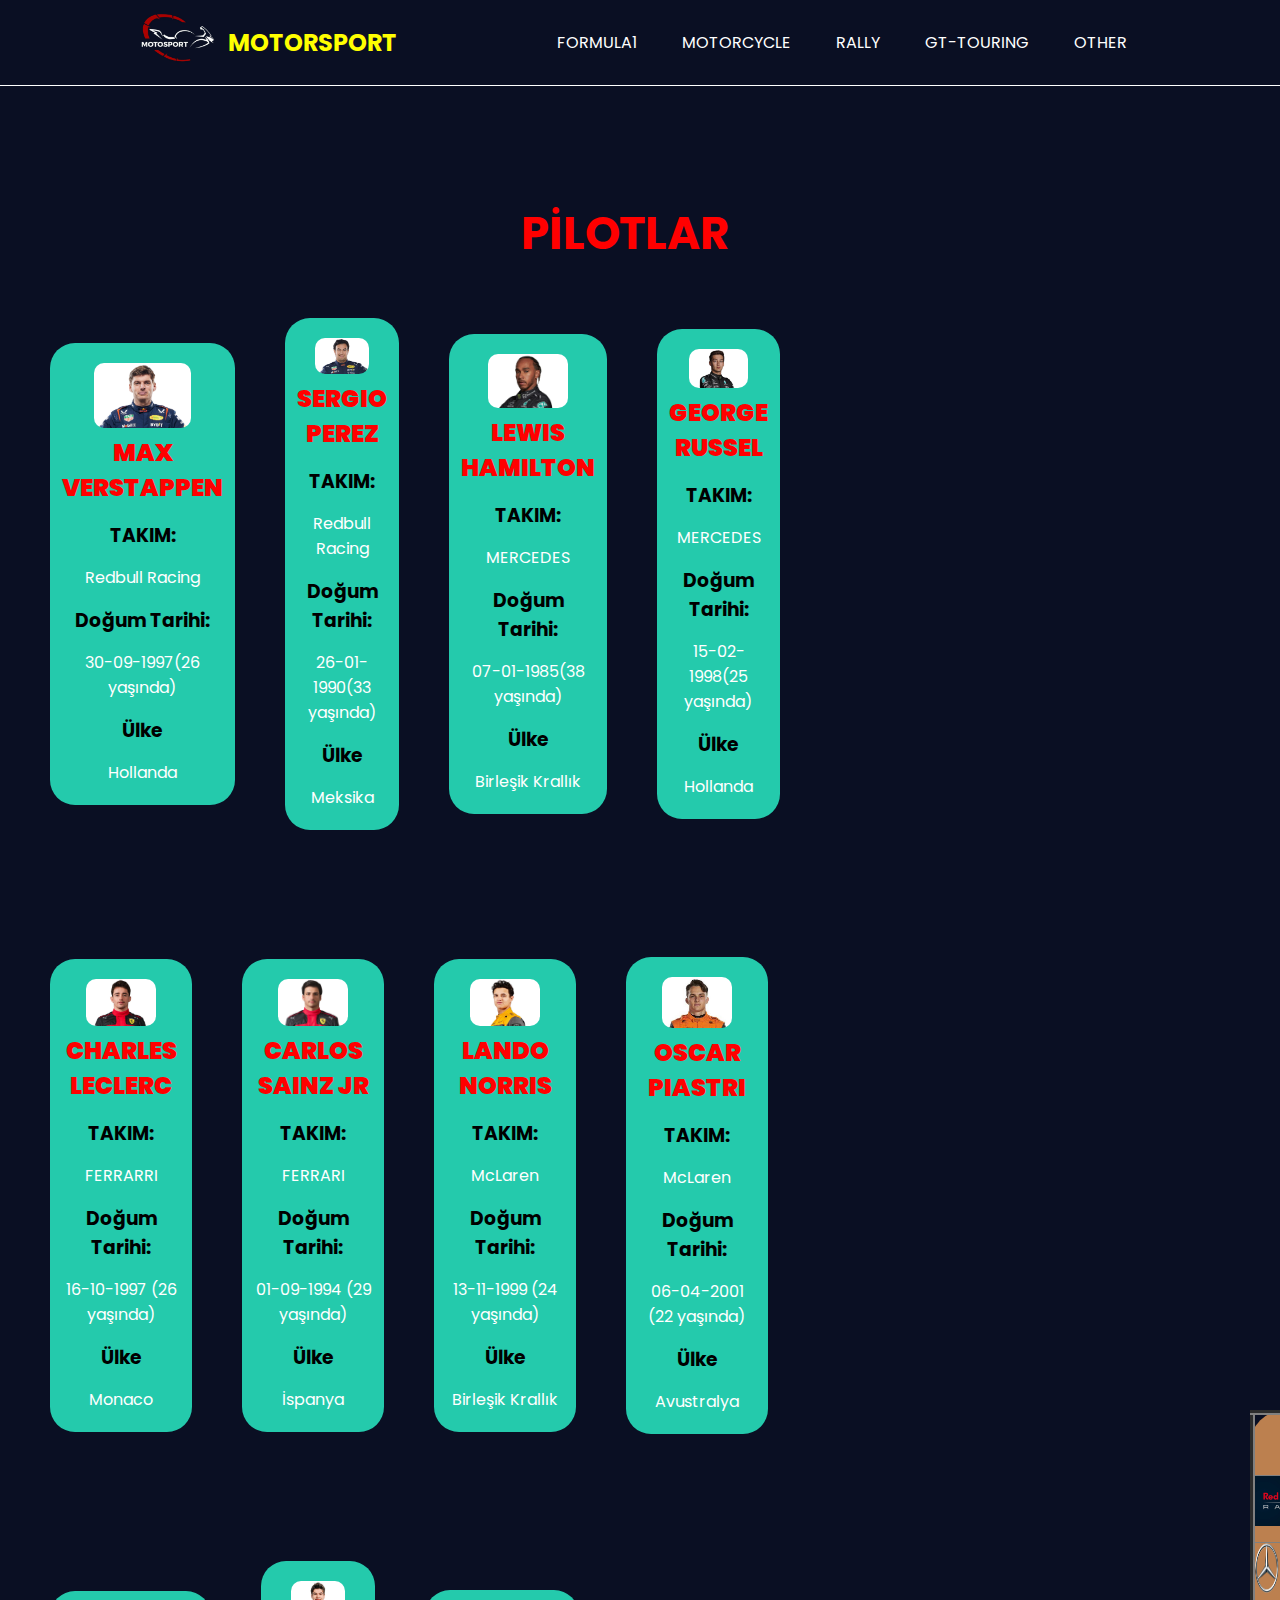
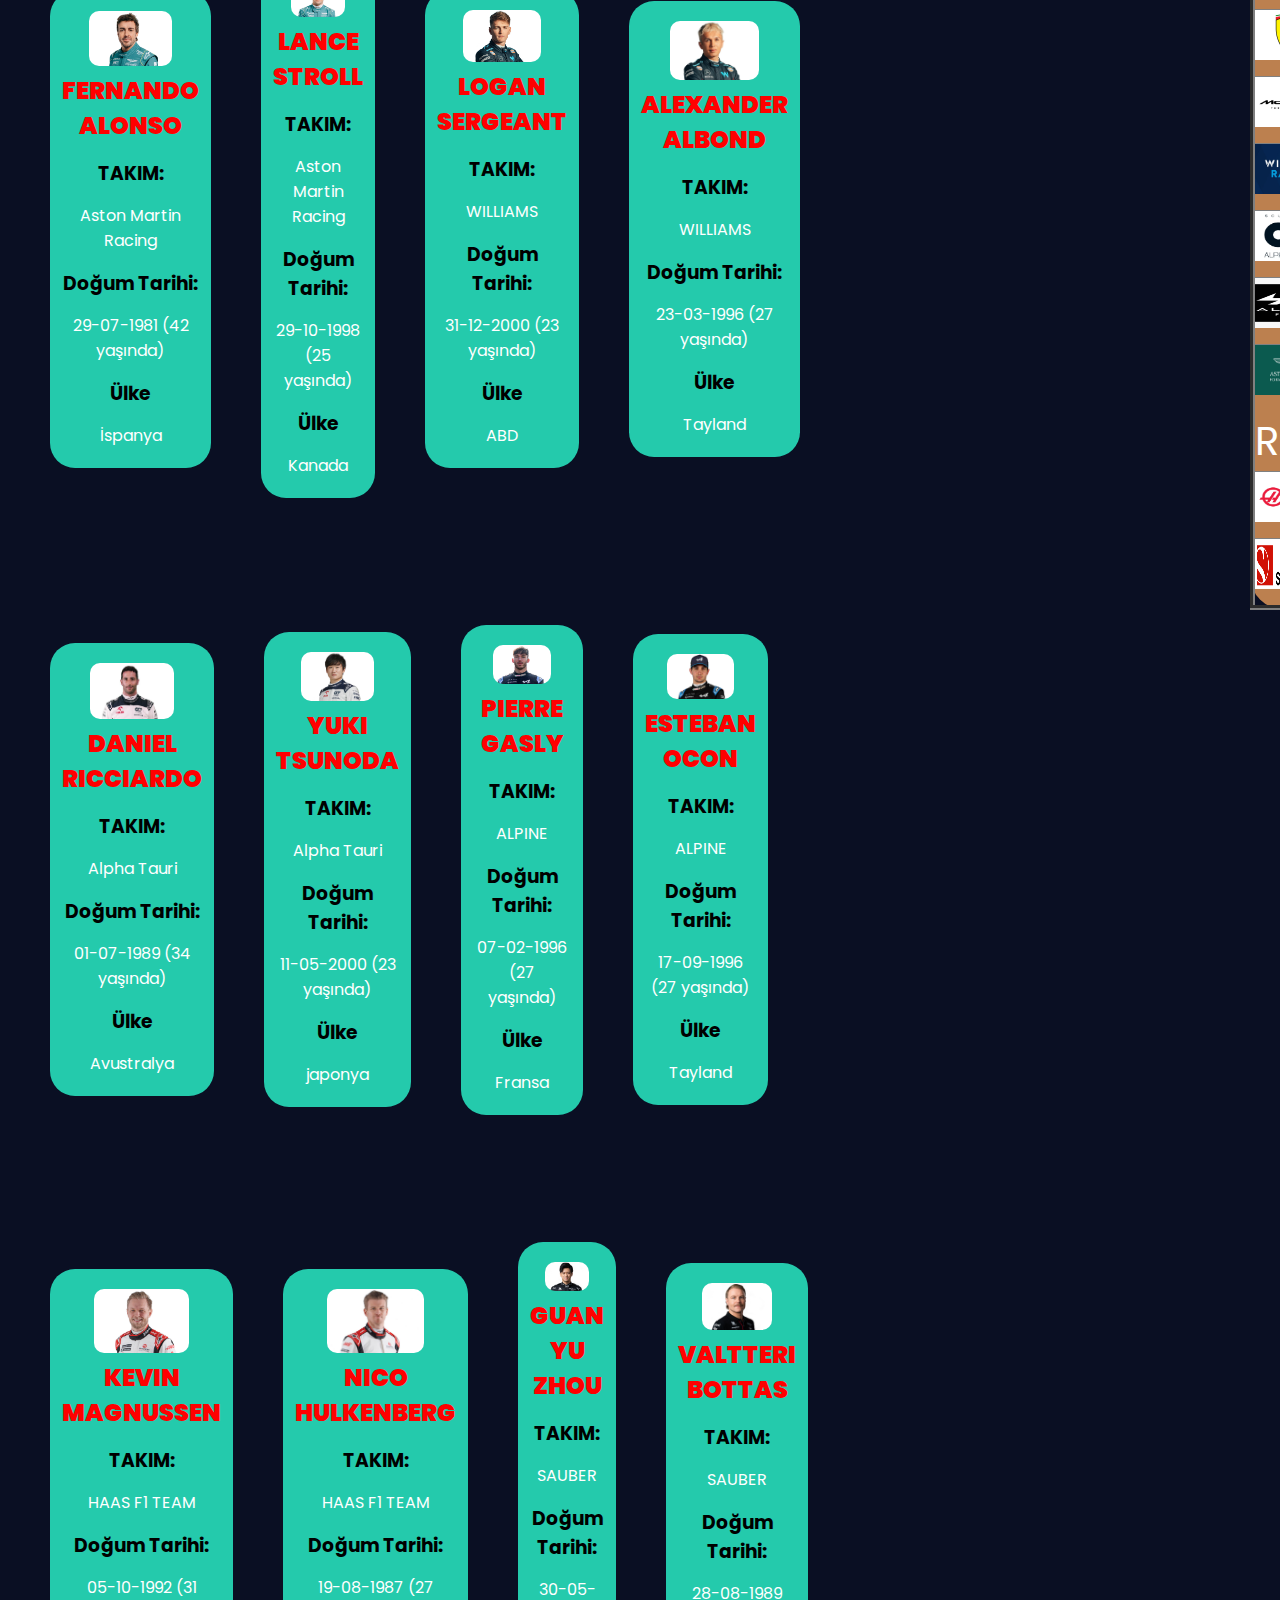
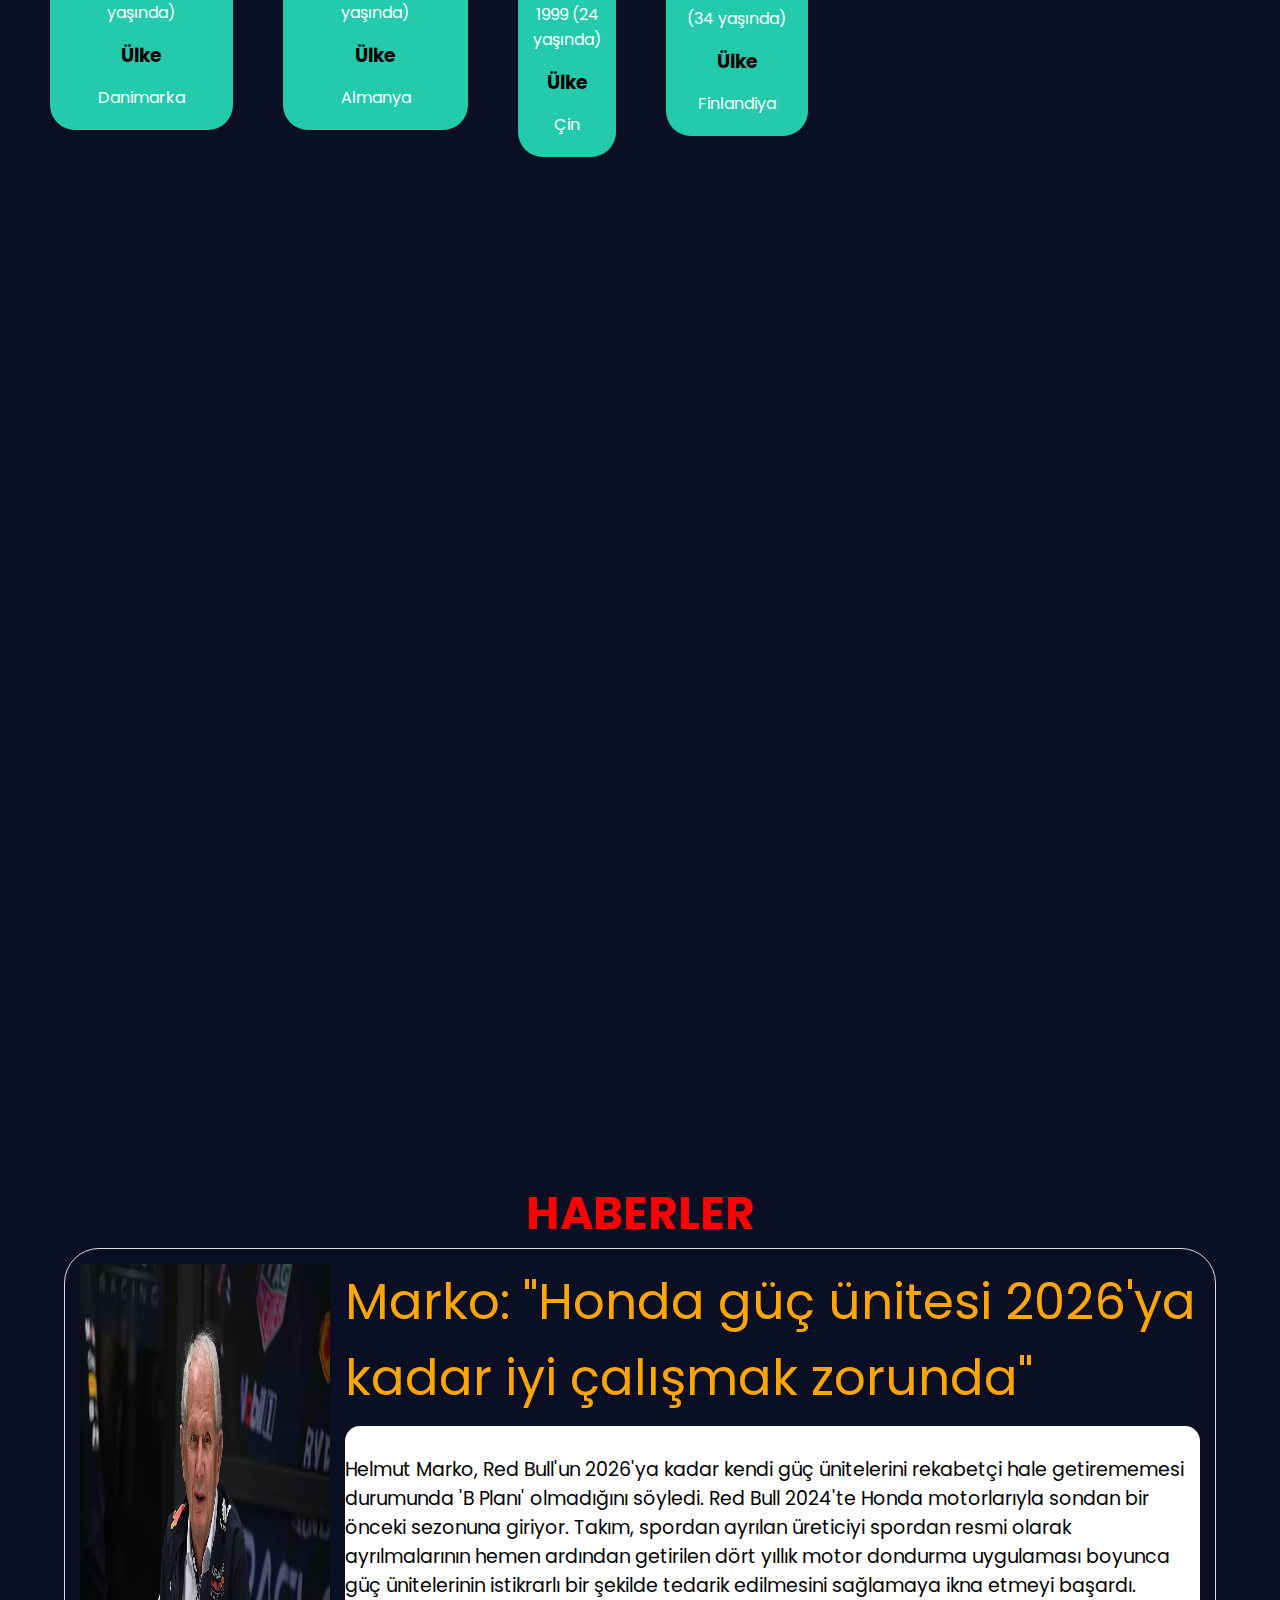
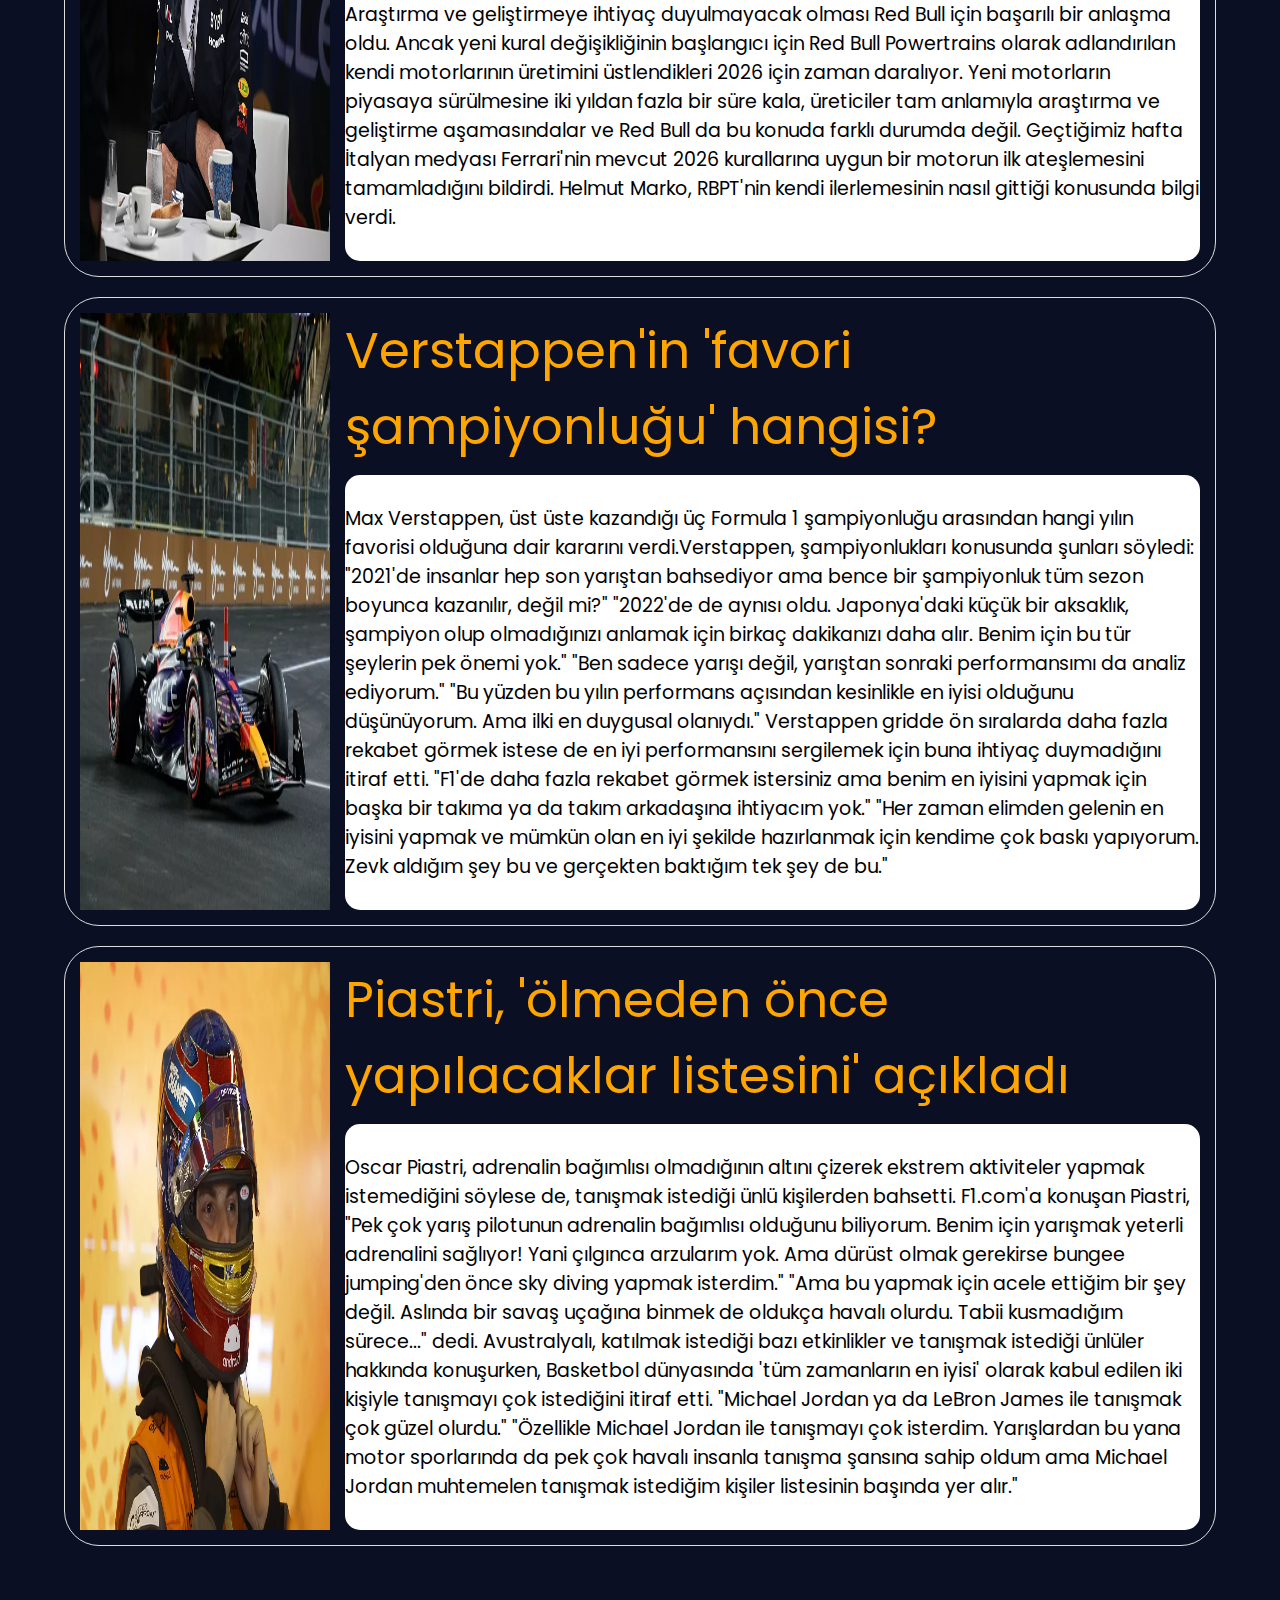
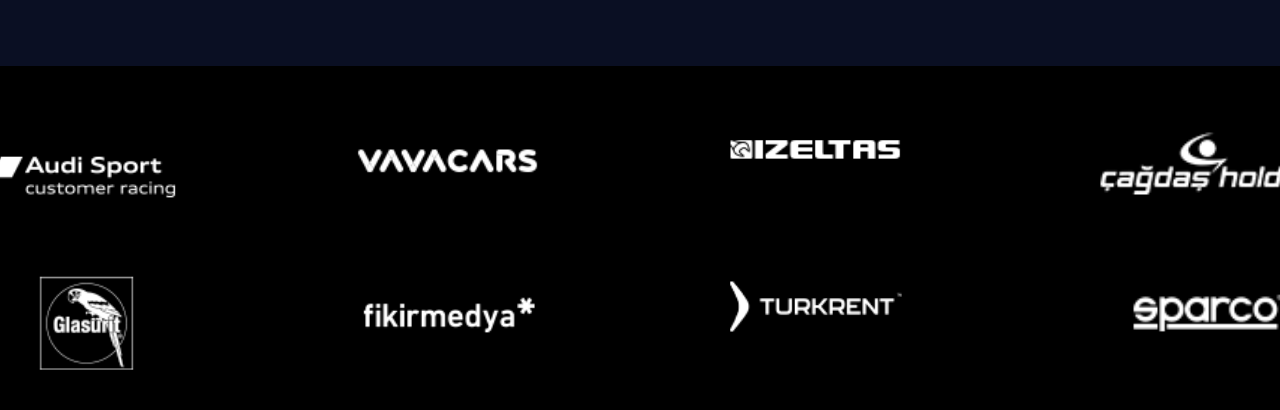
<file: website/html/formula.html>
<!DOCTYPE html>
<html lang="en">
<head>
    <meta charset="UTF-8">
    <meta name="viewport" content="width=device-width, initial-scale=1.0">
    <title>MotorSport</title>
    <link rel="stylesheet" href="../css/formula.css">
    <link href="https://fonts.googleapis.com/css2?family=Montserrat+Alternates:ital@1&family=Poppins:wght@200&display=swap" rel="stylesheet">
    <link rel="icon" type="image/png" sizes="32x32" href="../img/motorsportlogo.png">
</head>
<body>
    <header>
        <div class="navbar">
            <div class="logo"><a href="index.html"><img src="../img/motorsportlogo.png" alt="logo"></a>
            <h2><a href="index.html">MotorSport</a></h2>
        </div>
        <ul class="nav_links">
            <li class="dropdown">
                <a href="formula.html">FORMULA1</a>
            </li>
            <li class="dropdown">
                <a href="#MOTORCYCLE">MOTORCYCLE</a>
                <div class="dropdown-content">
                    <ul>
                        <li><a href="motogp.html">MOTOGP</a></li>
                        <li><a href="worldsuperbike.html">WORLD SUPERBIKE</a></li>
                    </ul>
                </div>
            </li>
            <li class="dropdown">
                <a href="#RALLY">RALLY</a>
                <div class="dropdown-content">
                    <ul>
                        <li><a href="wrc.html">WRC</a></li>
                        <li><a href="worldrallycross.html">WORLD RALLYCROSS</a></li>
                    </ul>
                </div>
            </li>
            <li class="dropdown">
                <a href="#GT-TOURING">GT-TOURING</a>
                <div class="dropdown-content">
                    <ul>
                        <li><a href="supercars.html">SUPERCARS</a></li>
                        <li><a href="nascar.html">NASCAR CUP</a></li>
                    </ul>
                </div>
            </li>
            <li class="dropdown">
                <a href="#OTHER">OTHER</a>
                <div class="dropdown-content">
                    <ul>
                    <li><a href="türksporcularımız.html">TÜRK SPORCULAR</a></li>
                    <li><a href="otomobil.html">OTOMOBİL</a></li>
                    </ul>
                </div>
            </li>
        </ul>
        </div>
    </header>
    <section class=".content-container">
    <section>
        <div class="pilots">
            <h2>PİLOTLAR</h2>
        </div>
        <div class="card">
            <div class="container">
                <img src="../img/maxverstappen.jpg" alt="Avatar">
                <h2><b>MAX <br>VERSTAPPEN</b></h2>
                <h3>TAKIM:</h3><p> Redbull Racing</p>
                <h3>Doğum Tarihi:</h3><p>30-09-1997(26 yaşında)</p>
                <h3>Ülke</h3><p>Hollanda</p>
            </div>
            <div class="container">
                <img src="../img/sergipperez.jpg" alt="Avatar">
                <h2><b>SERGIO <br>PEREZ</b></h2>
                <h3>TAKIM:</h3><p> Redbull Racing</p>
                <h3>Doğum Tarihi:</h3><p>26-01-1990(33 yaşında)</p>
                <h3>Ülke</h3><p>Meksika</p>
             </div>
             <div class="container">
                <img src="../img/lewiishamilton.jpg" alt="Avatar">
                <h2><b>LEWIS <br>HAMILTON</b></h2>
                <h3>TAKIM:</h3><p> MERCEDES</p>
                <h3>Doğum Tarihi:</h3><p>07-01-1985(38 yaşında)</p>
                <h3>Ülke</h3><p>Birleşik Krallık</p>
             </div>
             <div class="container">   
                <img src="../img/georgerussel.jpg" alt="Avatar">
                <h2><b>GEORGE <br>RUSSEL</b></h2>
                <h3>TAKIM:</h3><p> MERCEDES</p>
                <h3>Doğum Tarihi:</h3><p>15-02-1998(25 yaşında)</p>
                <h3>Ülke</h3><p>Hollanda</p>
             </div>
        </div>

        <div class="card">
            <div class="container">
                <img src="../img/leclerc.jpg" alt="Avatar">
                <h2><b>CHARLES <br>LECLERC</b></h2>
                <h3>TAKIM:</h3><p> FERRARRI</p>
                <h3>Doğum Tarihi:</h3><p>16-10-1997 (26 yaşında)</p>
                <h3>Ülke</h3><p>Monaco</p>
            </div>
            <div class="container">
                <img src="../img/carlossainz.jpg" alt="Avatar">
                <h2><b>CARLOS <br>SAINZ JR</b></h2>
                <h3>TAKIM:</h3><p> FERRARI</p>
                <h3>Doğum Tarihi:</h3><p>01-09-1994 (29 yaşında)</p>
                <h3>Ülke</h3><p>İspanya</p>
             </div>
             <div class="container">
                <img src="../img/landonorris.jpg" alt="Avatar">
                <h2><b>LANDO <br>NORRIS</b></h2>
                <h3>TAKIM:</h3><p> McLaren</p>
                <h3>Doğum Tarihi:</h3><p>13-11-1999 (24 yaşında)</p>
                <h3>Ülke</h3><p>Birleşik Krallık</p>
             </div>
             <div class="container">   
                <img src="../img/oscarpiastri.jpg" alt="Avatar">
                <h2><b>OSCAR <br>PIASTRI</b></h2>
                <h3>TAKIM:</h3><p> McLaren</p>
                <h3>Doğum Tarihi:</h3><p>06-04-2001 (22 yaşında)</p>
                <h3>Ülke</h3><p>Avustralya</p>
             </div>
        </div>

        <div class="card">
            <div class="container">
                <img src="../img/fernandoalonso.jpg" alt="Avatar">
                <h2><b>FERNANDO<br> ALONSO</b></h2>
                <h3>TAKIM:</h3><p> Aston Martin Racing</p>
                <h3>Doğum Tarihi:</h3><p>29-07-1981 (42 yaşında)</p>
                <h3>Ülke</h3><p>İspanya</p>
            </div>
            <div class="container">
                <img src="../img/lancostroll.jpg" alt="Avatar">
                <h2><b>LANCE <br>STROLL</b></h2>
                <h3>TAKIM:</h3><p> Aston Martin Racing</p>
                <h3>Doğum Tarihi:</h3><p>29-10-1998 (25 yaşında)</p>
                <h3>Ülke</h3><p>Kanada</p>
             </div>
             <div class="container">
                <img src="../img/logan.jpg" alt="Avatar">
                <h2><b>LOGAN <br>SERGEANT</b></h2>
                <h3>TAKIM:</h3><p> WILLIAMS</p>
                <h3>Doğum Tarihi:</h3><p>31-12-2000 (23 yaşında)</p>
                <h3>Ülke</h3><p>ABD</p>
             </div>
             <div class="container">   
                <img src="../img/alexander.jpg" alt="Avatar">
                <h2><b>ALEXANDER <br>ALBOND</b></h2>
                <h3>TAKIM:</h3><p> WILLIAMS</p>
                <h3>Doğum Tarihi:</h3><p>23-03-1996 (27 yaşında)</p>
                <h3>Ülke</h3><p>Tayland</p>
             </div>
        </div>

        <div class="card">
            <div class="container">
                <img src="../img/daniel.jpg" alt="Avatar">
                <h2><b>DANIEL<br> RICCIARDO</b></h2>
                <h3>TAKIM:</h3><p> Alpha Tauri</p>
                <h3>Doğum Tarihi:</h3><p>01-07-1989 (34 yaşında)</p>
                <h3>Ülke</h3><p>Avustralya</p>
            </div>
            <div class="container">
                <img src="../img/yuki.jpg" alt="Avatar">
                <h2><b>YUKI<br> TSUNODA</b></h2>
                <h3>TAKIM:</h3><p> Alpha Tauri</p>
                <h3>Doğum Tarihi:</h3><p>11-05-2000 (23 yaşında)</p>
                <h3>Ülke</h3><p>japonya</p>
             </div>
             <div class="container">
                <img src="../img/pierre.jpg" alt="Avatar">
                <h2><b>PIERRE<br> GASLY</b></h2>
                <h3>TAKIM:</h3><p> ALPINE</p>
                <h3>Doğum Tarihi:</h3><p>07-02-1996 (27 yaşında)</p>
                <h3>Ülke</h3><p>Fransa</p>
             </div>
             <div class="container">   
                <img src="../img/esteban ocon.jpg" alt="Avatar">
                <h2><b>ESTEBAN<br> OCON</b></h2>
                <h3>TAKIM:</h3><p> ALPINE</p>
                <h3>Doğum Tarihi:</h3><p>17-09-1996 (27 yaşında)</p>
                <h3>Ülke</h3><p>Tayland</p>
             </div>
        </div>

        <div class="card">
            <div class="container">
                <img src="../img/kevın.jpg" alt="Avatar">
                <h2><b>KEVIN <br>MAGNUSSEN</b></h2>
                <h3>TAKIM:</h3><p> HAAS F1 TEAM</p>
                <h3>Doğum Tarihi:</h3><p>05-10-1992 (31 yaşında)</p>
                <h3>Ülke</h3><p>Danimarka</p>
            </div>
            <div class="container">
                <img src="../img/nico.jpg" alt="Avatar">
                <h2><b>NICO <br>HULKENBERG</b></h2>
                <h3>TAKIM:</h3><p> HAAS F1 TEAM</p>
                <h3>Doğum Tarihi:</h3><p>19-08-1987 (27 yaşında)</p>
                <h3>Ülke</h3><p>Almanya</p>
             </div>
             <div class="container">
                <img src="../img/guan.jpg" alt="Avatar">
                <h2><b>GUAN YU<br> ZHOU</b></h2>
                <h3>TAKIM:</h3><p>SAUBER</p>
                <h3>Doğum Tarihi:</h3><p>30-05-1999 (24 yaşında)</p>
                <h3>Ülke</h3><p>Çin</p>
             </div>
             <div class="container">   
                <img src="../img/bottas.jpg" alt="Avatar">
                <h2><b>VALTTERI<br> BOTTAS</b></h2>
                <h3>TAKIM:</h3><p> SAUBER</p>
                <h3>Doğum Tarihi:</h3><p>28-08-1989 (34 yaşında)</p>
                <h3>Ülke</h3><p>Finlandiya</p>
             </div>
        </div>

        <table border="5" class="f1team">
            <tr>
                <th>TAKIMLAR</th>
            </tr>
            <tr>
                <td><img src="../img/redbull.jpg" alt="">REDBULL RACING</td>
            </tr>
            <tr>
                <td><img src="../img/mercedes.png" alt="">MERCEDES F1 TEAM</td>
            </tr>
            <tr>
                <td><img src="../img/ferrari.jpg" alt="">FERRARI</td>
            </tr>
            <tr>
                <td><img src="../img/mclaren.jpg" alt="">MCLAREN</td></td>
            </tr>
            <tr>
                <td><img src="../img/williams.jpg" alt="">WILLIAMS RACING</td>
            </tr>
            <tr>
                <td><img src="../img/alpha.jpg" alt="">ALPHA TAURI</td>
            </tr>
            <tr>
                <td><img src="../img/alpine.png" alt="">ALPINE</td>
            </tr>
            <tr>
                <td><img src="../img/aston.jpg" alt="">ASTON MARTIN RACING</td>
            </tr>
            <tr>
                <td><img src="../img/haas.jpg" alt="">HAAS F1 TEAM</td>
            </tr>
            <tr>
                <td><img src="../img/sauber.png" alt="">SAUBER F1 TEAM</td>
            </tr>
        </table>
    </section>
</section>
    <section>
   
        <div>
            <div class="habersection">
                <h2>HABERLER</h2>
            </div>
        
            <div class="haber">
                <img src="../img/formulah1.jpg" alt="Haber Resmi" class="haber-resim">
                <div class="haber-icerik">
                    <div class="haber-baslik"> Marko: "Honda güç ünitesi 2026'ya kadar iyi çalışmak zorunda"</div>
                    <div class="haber-detay"><br><p>Helmut Marko, Red Bull'un 2026'ya kadar kendi güç ünitelerini rekabetçi hale getirememesi
                        durumunda 'B Planı' olmadığını söyledi. Red Bull 2024'te Honda motorlarıyla sondan bir önceki sezonuna giriyor.
                        Takım, spordan ayrılan üreticiyi spordan resmi olarak ayrılmalarının hemen
                        ardından getirilen dört yıllık motor dondurma uygulaması boyunca güç
                        ünitelerinin istikrarlı bir şekilde tedarik edilmesini sağlamaya ikna etmeyi başardı. Araştırma ve geliştirmeye ihtiyaç duyulmayacak olması Red Bull için
                        başarılı bir anlaşma oldu. Ancak yeni kural değişikliğinin başlangıcı için
                        Red Bull Powertrains olarak adlandırılan kendi motorlarının üretimini
                        üstlendikleri 2026 için zaman daralıyor. Yeni motorların piyasaya sürülmesine iki yıldan fazla bir süre kala,
                        üreticiler tam anlamıyla araştırma ve geliştirme aşamasındalar ve Red Bull
                        da bu konuda farklı durumda değil. Geçtiğimiz hafta İtalyan medyası Ferrari'nin mevcut 2026 kurallarına
                        uygun bir motorun ilk ateşlemesini tamamladığını bildirdi. Helmut Marko,
                        RBPT'nin kendi ilerlemesinin nasıl gittiği konusunda bilgi verdi. </p><br>
                    </div>
                </div>
            </div>    
            <div class="haber">
                <img src="../img/formulah2.jpg" alt="Haber Resmi" class="haber-resim">
                <div class="haber-icerik">
                    <div class="haber-baslik"> Verstappen'in 'favori şampiyonluğu' hangisi?</div>
                    <div class="haber-detay"><br><p>Max Verstappen, üst üste kazandığı üç Formula 1 şampiyonluğu arasından hangi yılın favorisi
                        olduğuna dair kararını verdi.Verstappen, şampiyonlukları konusunda şunları söyledi: "2021'de insanlar
                        hep son yarıştan bahsediyor ama bence bir şampiyonluk tüm sezon
                        boyunca kazanılır, değil mi?" "2022'de de aynısı oldu. Japonya'daki küçük bir aksaklık, şampiyon olup
                        olmadığınızı anlamak için birkaç dakikanızı daha alır. Benim için bu tür
                        şeylerin pek önemi yok." "Ben sadece yarışı değil, yarıştan sonraki performansımı da analiz ediyorum." "Bu yüzden bu yılın performans açısından kesinlikle en iyisi olduğunu
                        düşünüyorum. Ama ilki en duygusal olanıydı." Verstappen gridde ön sıralarda daha fazla rekabet görmek istese de en iyi
                        performansını sergilemek için buna ihtiyaç duymadığını itiraf etti. "F1'de daha fazla rekabet görmek istersiniz ama benim en iyisini yapmak
                        için başka bir takıma ya da takım arkadaşına ihtiyacım yok." "Her zaman elimden gelenin en iyisini yapmak ve mümkün olan en iyi şekilde hazırlanmak
                        için kendime çok baskı yapıyorum. Zevk aldığım şey bu ve gerçekten baktığım tek şey de bu."</p><br>
                    </div>
                </div>
            </div>
            <div class="haber">
                <img src="../img/formulah3.jpg" alt="Haber Resmi" class="haber-resim">
                <div class="haber-icerik">
                    <div class="haber-baslik"> Piastri, 'ölmeden önce yapılacaklar listesini' açıkladı</div>
                    <div class="haber-detay"><br><p>Oscar Piastri, adrenalin bağımlısı olmadığının altını çizerek ekstrem aktiviteler yapmak istemediğini
                        söylese de, tanışmak istediği ünlü kişilerden bahsetti. F1.com'a konuşan Piastri, "Pek çok yarış pilotunun adrenalin bağımlısı
                        olduğunu biliyorum. Benim için yarışmak yeterli adrenalini sağlıyor! Yani
                        çılgınca arzularım yok. Ama dürüst olmak gerekirse bungee jumping'den
                        önce sky diving yapmak isterdim." "Ama bu yapmak için acele ettiğim bir şey değil. Aslında bir savaş uçağına
                        binmek de oldukça havalı olurdu. Tabii kusmadığım sürece..." dedi. Avustralyalı, katılmak istediği bazı etkinlikler ve tanışmak istediği ünlüler
                        hakkında konuşurken, Basketbol dünyasında 'tüm zamanların en iyisi'
                        olarak kabul edilen iki kişiyle tanışmayı çok istediğini itiraf etti. "Michael Jordan ya da LeBron James ile tanışmak çok güzel olurdu." "Özellikle Michael Jordan ile tanışmayı çok isterdim. Yarışlardan bu yana
                        motor sporlarında da pek çok havalı insanla tanışma şansına sahip oldum
                        ama Michael Jordan muhtemelen tanışmak istediğim kişiler listesinin
                        başında yer alır."</p><br>
                    </div>
                </div>
            </div>
        </div>
    </section>

    <footer>
        <div class="resim-container">
            <a href="https://www.audi-mediacenter.com/en/customer-racing-273" target="_blank"><img src="../img/foot1.png" alt=""></a>
            <a href="https://tr.vava.cars/" target="_blank"><img src="../img/foot2.png" alt=""></a>
            <a href="https://izeltas.com.tr/" target="_blank"><img src="../img/foot3.png" alt=""></a>
            <a href="https://www.cagdasholding.com/" target="_blank"><img src="../img/foot4.png" alt=""></a>
        </div>
        <div class="resim-container-2">
            <a href="https://www.glasurit.com/tr/home" target="_blank"><img src="../img/foot5.png" alt=""></a>
            <a href="https://www.fikirmedya.com.tr/" target="_blank"><img src="../img/foot6.png" alt=""></a>
            <a href="https://www.turkrent.com.tr/" target="_blank"><img src="../img/foot7.png" alt=""></a>
            <a href="https://www.sparco.com.tr/" target="_blank"><img src="../img/foot8.png" alt=""></a>
        </div>
    </footer>
    </section>
    
</body>
</html>
</file>
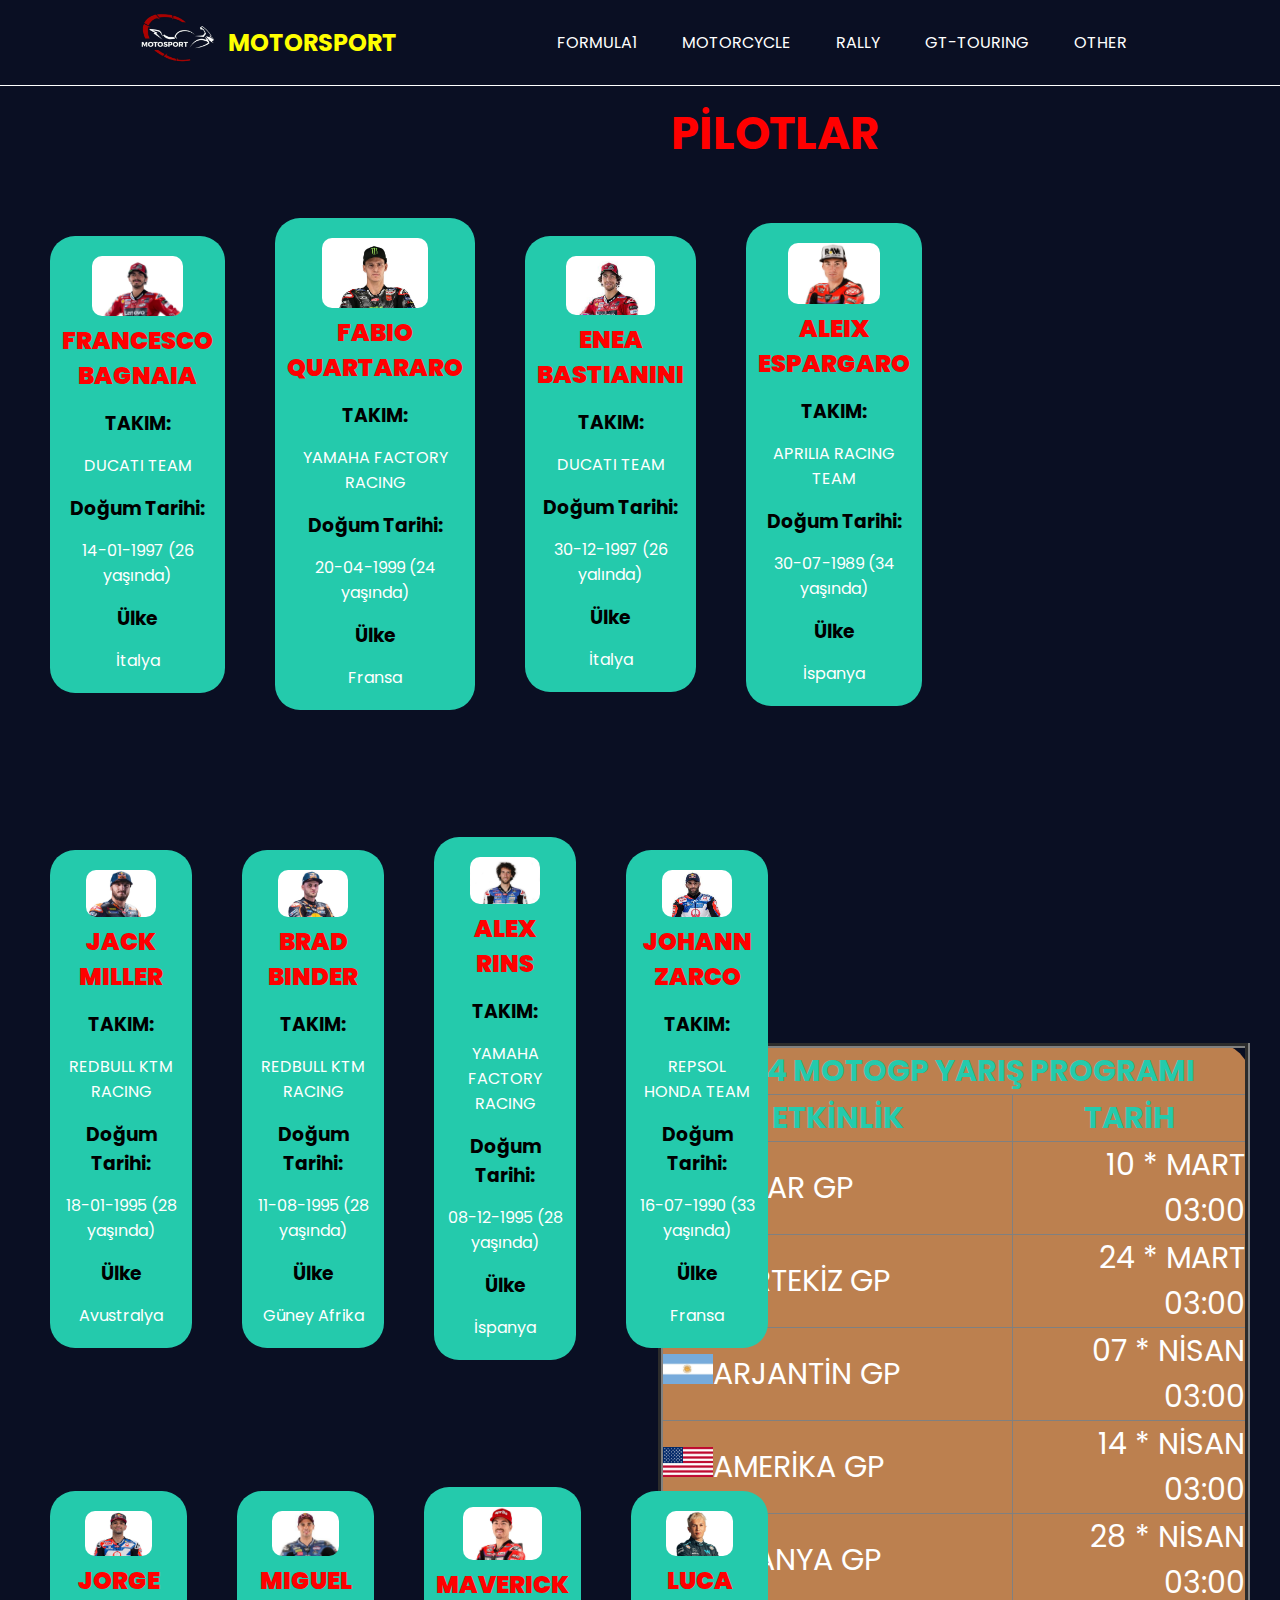
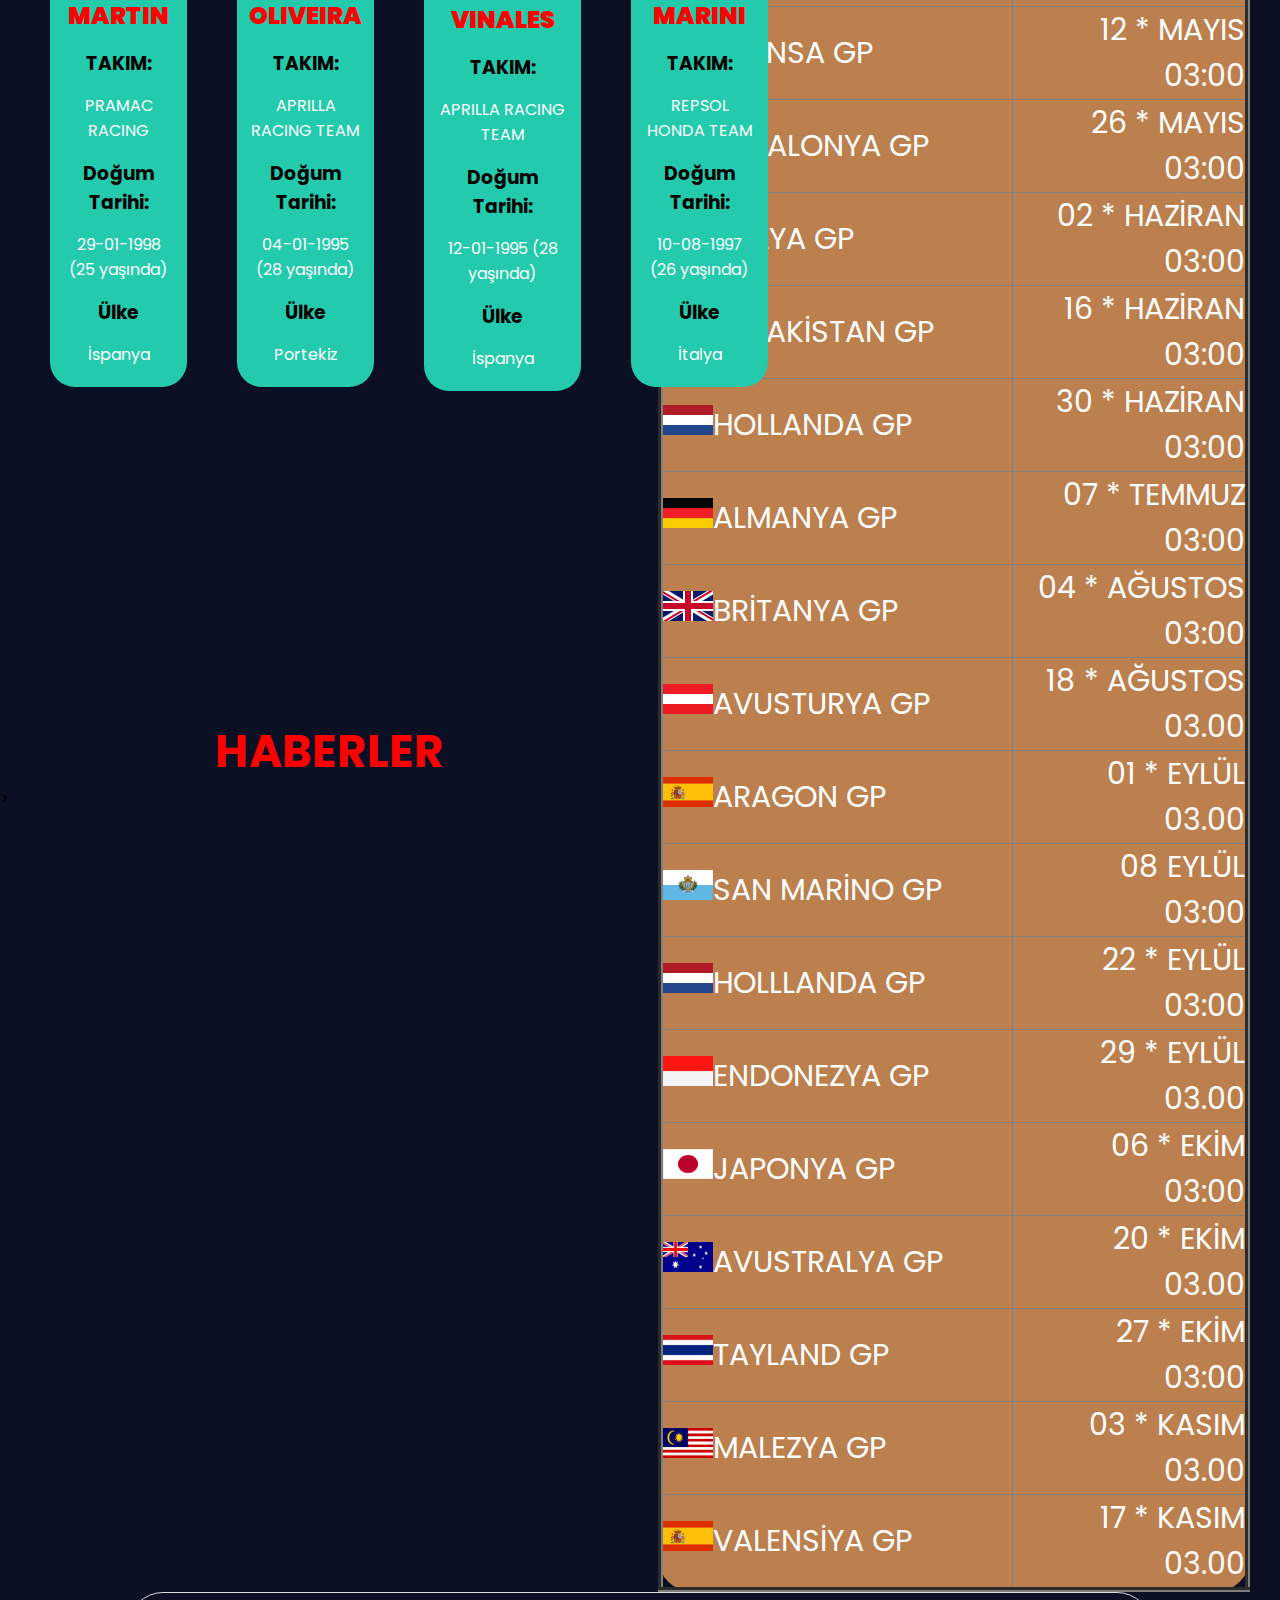
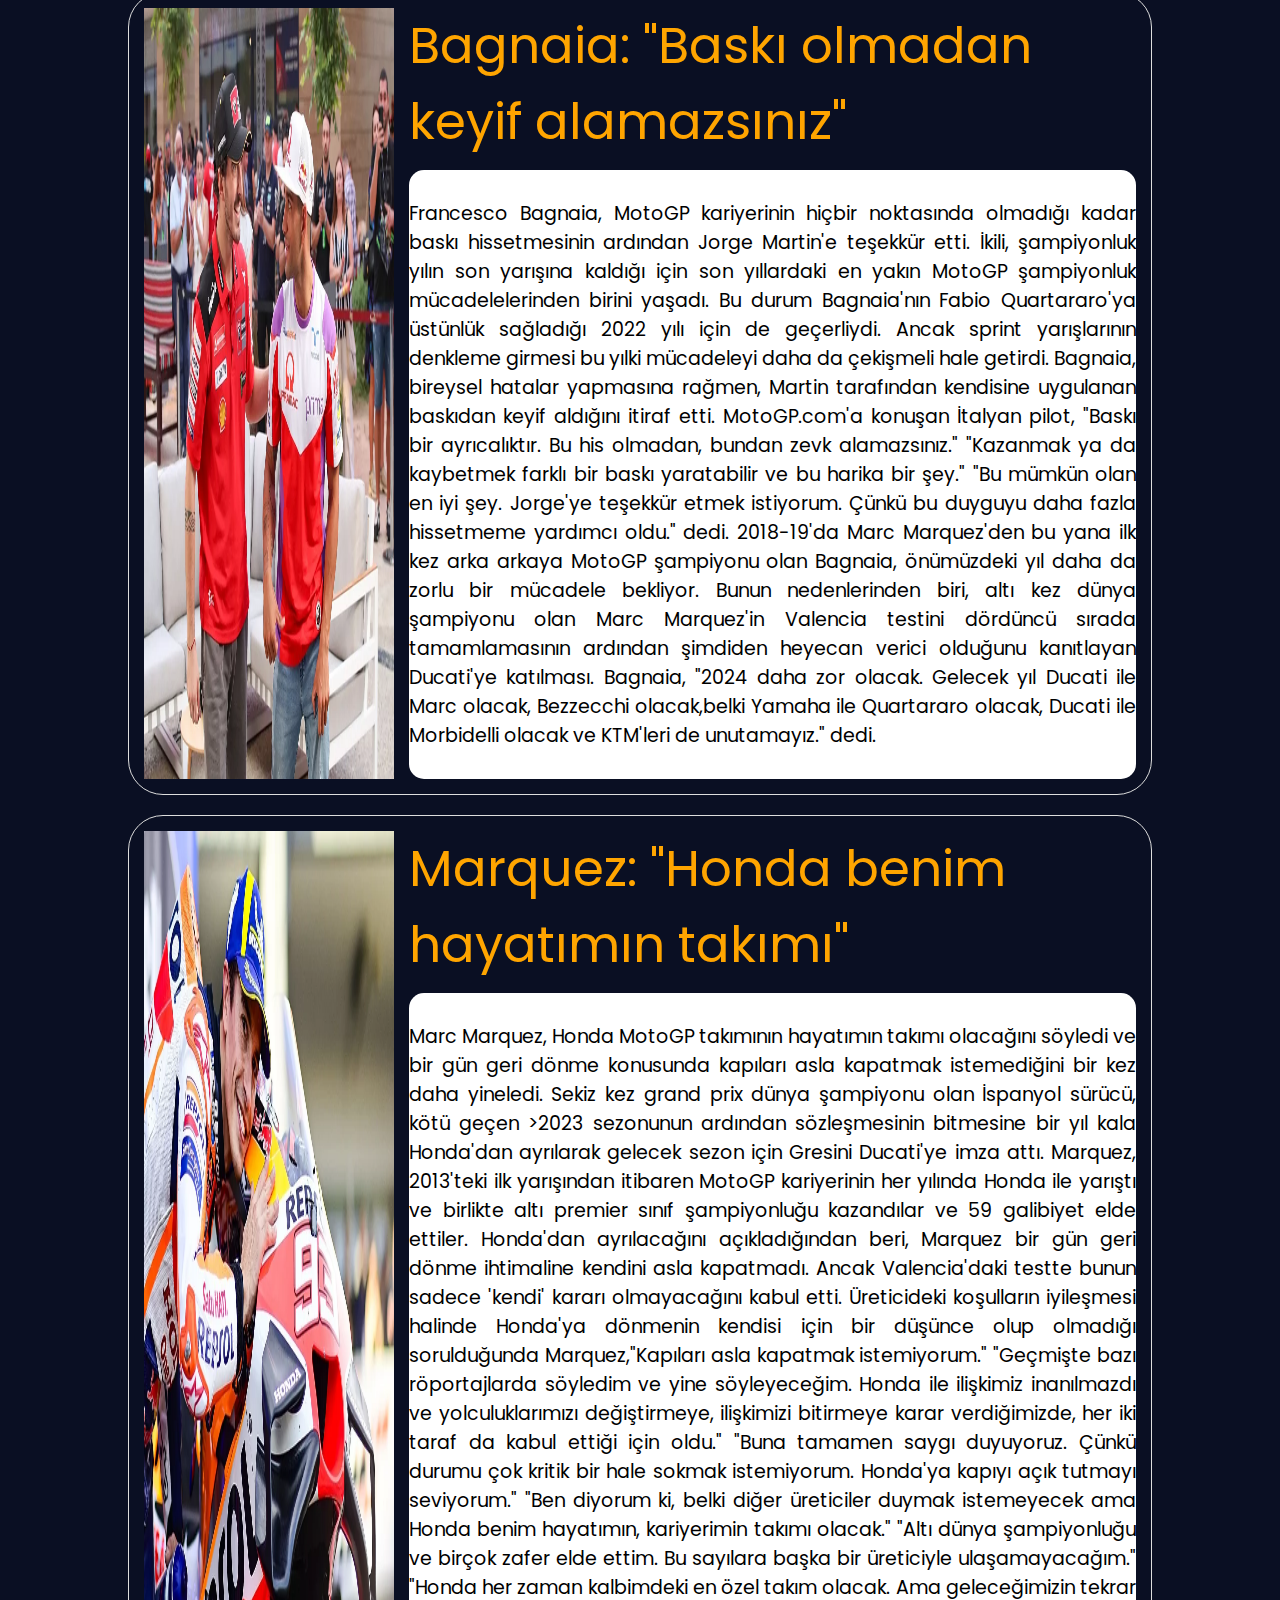
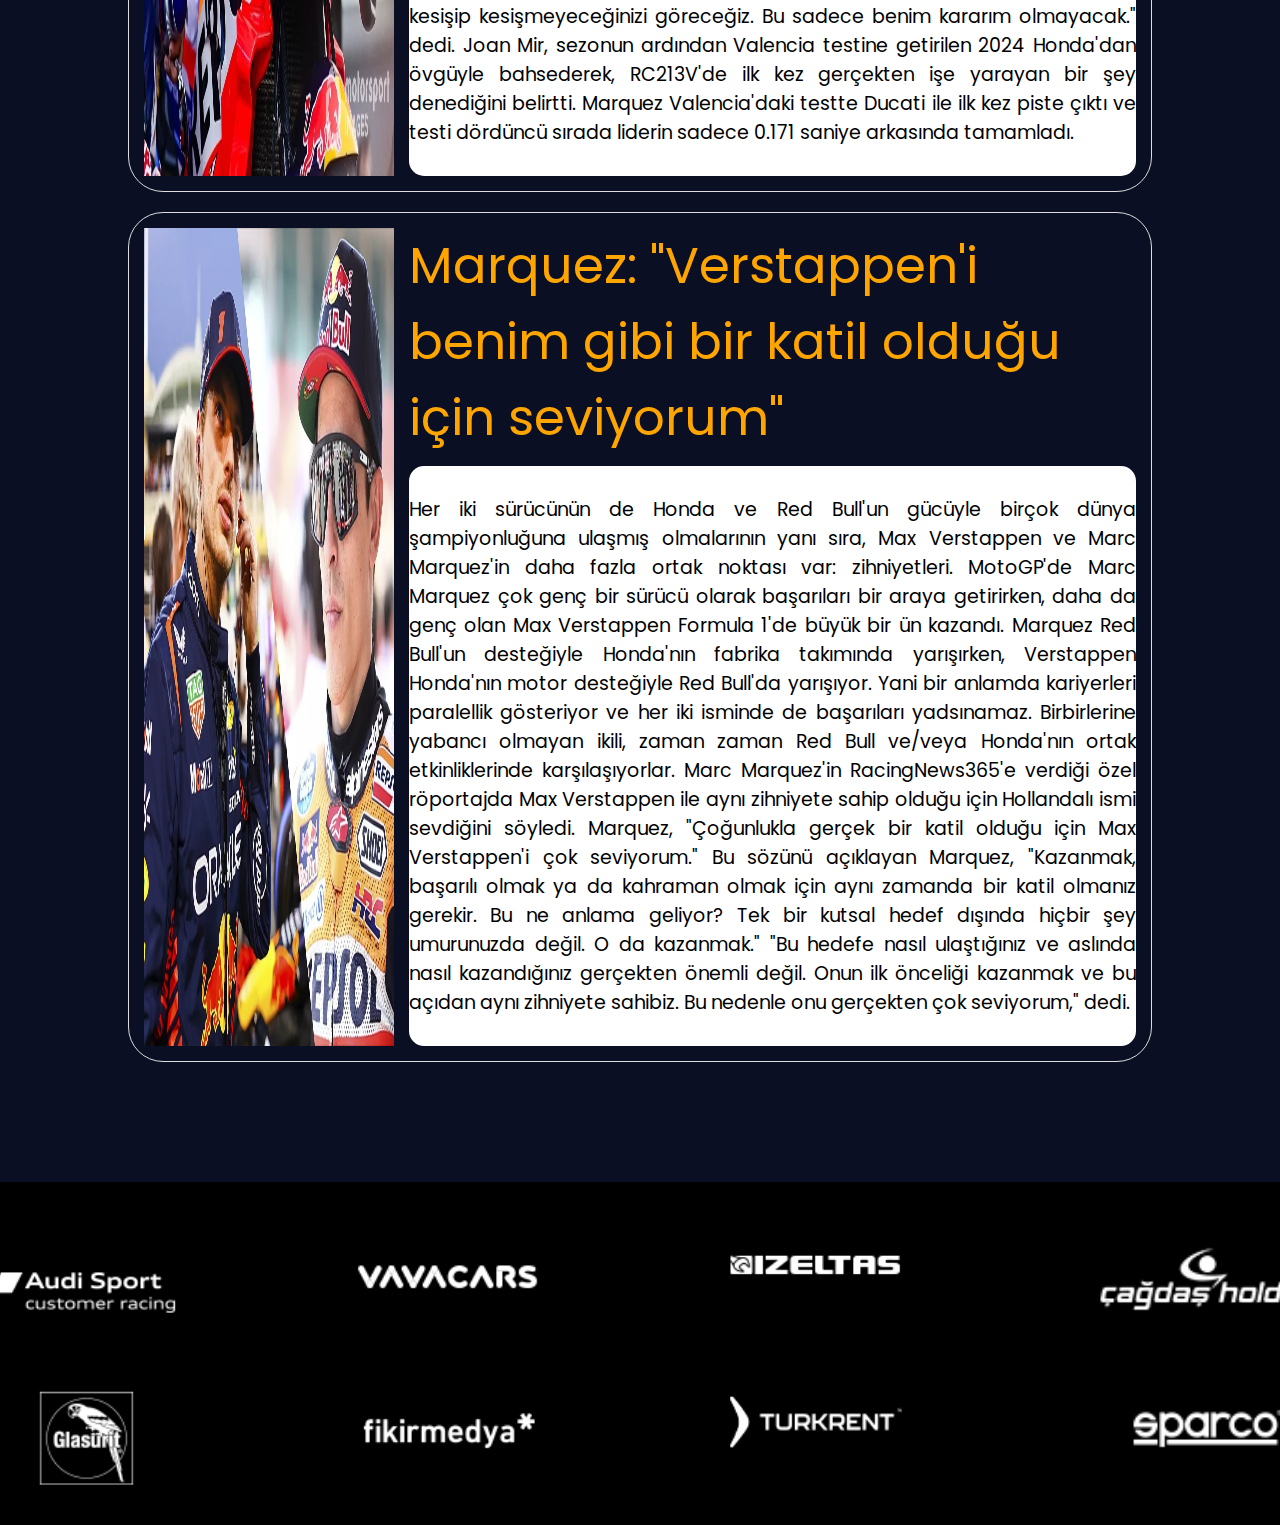
<file: website/html/motogp.html>
<!DOCTYPE html>
<html lang="en">
<head>
    <meta charset="UTF-8">
    <meta name="viewport" content="width=device-width, initial-scale=1.0">
    <title>MotorSport</title>
    <link rel="stylesheet" href="../css/motogp.css">
    <link href="https://fonts.googleapis.com/css2?family=Montserrat+Alternates:ital@1&family=Poppins:wght@200&display=swap" rel="stylesheet">
    <link rel="icon" type="image/png" sizes="32x32" href="../img/motorsportlogo.png">
</head>
<body>
    <header>
        <div class="navbar">
            <div class="logo"><a href="index.html"><img src="../img/motorsportlogo.png" alt="logo"></a>
            <h2><a href="index.html">MotorSport</a></h2>
        </div>
        <ul class="nav_links">
            <li class="dropdown">
                <a href="formula.html">FORMULA1</a>
            </li>
            <li class="dropdown">
                <a href="#MOTORCYCLE">MOTORCYCLE</a>
                <div class="dropdown-content">
                    <ul>
                        <li><a href="motogp.html">MOTOGP</a></li>
                        <li><a href="worldsuperbike.html">WORLD SUPERBIKE</a></li>
                    </ul>
                </div>
            </li>
            <li class="dropdown">
                <a href="#RALLY">RALLY</a>
                <div class="dropdown-content">
                    <ul>
                        <li><a href="wrc.html">WRC</a></li>
                        <li><a href="worldrallycross.html">WORLD RALLYCROSS</a></li>
                    </ul>
                </div>
            </li>
            <li class="dropdown">
                <a href="#GT-TOURING">GT-TOURING</a>
                <div class="dropdown-content">
                    <ul>
                        <li><a href="supercars.html">SUPERCARS</a></li>
                        <li><a href="nascar.html">NASCAR CUP</a></li>
                    </ul>
                </div>
            </li>
            <li class="dropdown">
                <a href="#OTHER">OTHER</a>
                <div class="dropdown-content">
                    <ul>
                    <li><a href="türksporcularımız.html">TÜRK SPORCULAR</a></li>
                    <li><a href="otomobil.html">OTOMOBİL</a></li>
                    </ul>
                </div>
            </li>
        </ul>
        </div>
    </header>
<section class=".content-container">
        <div class="pilots">
            <h2>PİLOTLAR</h2>
        </div>
        <div class="card">
            <div class="container">
                <img src="../img/francesco-bagnaia.jpg" alt="Avatar">
                <h2><b>FRANCESCO <br>BAGNAIA</b></h2>
                <h3>TAKIM:</h3><p> DUCATI TEAM</p>
                <h3>Doğum Tarihi:</h3><p>14-01-1997 (26 yaşında)</p>
                <h3>Ülke</h3><p>İtalya</p>
            </div>
            <div class="container">
                <img src="../img/fabio-quartararo.jpg" alt="Avatar">
                <h2><b>FABIO <br>QUARTARARO</b></h2>
                <h3>TAKIM:</h3><p> YAMAHA FACTORY RACING</p>
                <h3>Doğum Tarihi:</h3><p>20-04-1999 (24 yaşında)</p>
                <h3>Ülke</h3><p>Fransa</p>
             </div>
             <div class="container">
                <img src="../img/enea.jpg" alt="Avatar">
                <h2><b>ENEA <br>BASTIANINI</b></h2>
                <h3>TAKIM:</h3><p> DUCATI TEAM</p>
                <h3>Doğum Tarihi:</h3><p>30-12-1997 (26 yalında)</p>
                <h3>Ülke</h3><p>İtalya</p>
             </div>
             <div class="container">   
                <img src="../img/aleix.jpg" alt="Avatar">
                <h2><b>ALEIX <br> ESPARGARO</b></h2>
                <h3>TAKIM:</h3><p> APRILIA RACING TEAM</p>
                <h3>Doğum Tarihi:</h3><p>30-07-1989 (34 yaşında)</p>
                <h3>Ülke</h3><p>İspanya</p>
             </div>
        </div>

        <div class="card">
            <div class="container">
                <img src="../img/jack-miller.jpg" alt="Avatar">
                <h2><b>JACK <br> MILLER</b></h2>
                <h3>TAKIM:</h3><p> REDBULL KTM RACING</p>
                <h3>Doğum Tarihi:</h3><p>18-01-1995 (28 yaşında)</p>
                <h3>Ülke</h3><p>Avustralya</p>
            </div>
            <div class="container">
                <img src="../img/brad-binderjpg.jpg" alt="Avatar">
                <h2><b>BRAD <br> BINDER</b></h2>
                <h3>TAKIM:</h3><p> REDBULL KTM RACING</p>
                <h3>Doğum Tarihi:</h3><p>11-08-1995 (28 yaşında)</p>
                <h3>Ülke</h3><p>Güney Afrika</p>
             </div>
             <div class="container">
                <img src="../img/alex-rins.jpg" alt="Avatar">
                <h2><b>ALEX <br>RINS</b></h2>
                <h3>TAKIM:</h3><p> YAMAHA FACTORY RACING</p>
                <h3>Doğum Tarihi:</h3><p>08-12-1995 (28 yaşında)</p>
                <h3>Ülke</h3><p>İspanya</p>
             </div>
             <div class="container">   
                <img src="../img/johan.jpg" alt="Avatar">
                <h2><b>JOHANN <br> ZARCO</b></h2>
                <h3>TAKIM:</h3><p> REPSOL HONDA TEAM</p>
                <h3>Doğum Tarihi:</h3><p>16-07-1990 (33 yaşında)</p>
                <h3>Ülke</h3><p>Fransa</p>
             </div>
        </div>

        <div class="card">
            <div class="container">
                <img src="../img/jorge-martin.jpg" alt="Avatar">
                <h2><b>JORGE <br> MARTIN</b></h2>
                <h3>TAKIM:</h3><p> PRAMAC RACING</p>
                <h3>Doğum Tarihi:</h3><p>29-01-1998 (25 yaşında)</p>
                <h3>Ülke</h3><p>İspanya</p>
            </div>
            <div class="container">
                <img src="../img/MİGUEL.jpg" alt="Avatar">
                <h2><b>MIGUEL <br> OLIVEIRA</b></h2>
                <h3>TAKIM:</h3><p> APRILLA RACING TEAM</p>
                <h3>Doğum Tarihi:</h3><p>04-01-1995 (28 yaşında)</p>
                <h3>Ülke</h3><p>Portekiz</p>
             </div>
             <div class="container">
                <img src="../img/maverick.jpg" alt="Avatar">
                <h2><b>MAVERICK <br> VINALES</b></h2>
                <h3>TAKIM:</h3><p> APRILLA RACING TEAM</p>
                <h3>Doğum Tarihi:</h3><p>12-01-1995 (28 yaşında)</p>
                <h3>Ülke</h3><p>İspanya</p>
             </div>
             <div class="container">   
                <img src="../img/alexander.jpg" alt="Avatar">
                <h2><b>LUCA <br> MARINI</b></h2>
                <h3>TAKIM:</h3><p> REPSOL HONDA TEAM</p>
                <h3>Doğum Tarihi:</h3><p>10-08-1997 (26 yaşında)</p>
                <h3>Ülke</h3><p>İtalya</p>
             </div>
        </div>
            <table border="5" class="motogp">
                <tr>
                    <th colspan="2">2024 MOTOGP YARIŞ PROGRAMI</th>
                </tr>
                <tr>
                    <th>ETKİNLİK</th>
                    <th>TARİH</th>
                </tr>
                <tr>
                    <td><img src="../img/katar.jpg" alt="">KATAR GP</td>
                    <td>10 * MART<br>03:00</td>
                </tr>
                <tr>
                    <td><img src="../img/portekiz.jpg" alt="">PORTEKİZ GP</td>
                    <td>24 * MART<br>03:00</td>
                </tr>
                <tr>
                    <td><img src="../img/arjantin.jpg" alt="">ARJANTİN GP</td>
                    <td>07 * NİSAN <br>03:00</td>
                </tr>
                <tr>
                    <td><img src="../img/amerika.jpg" alt="">AMERİKA GP</td>
                    <td>14 * NİSAN <br>03:00</td>
                </tr>
                <tr>
                    <td><img src="../img/ispanya.jpg" alt="">İSPANYA GP</td>
                    <td>28 * NİSAN <br>03:00</td>
                </tr>
                <tr>
                    <td><img src="../img/fransa.jpg" alt="">FRANSA GP</td>
                    <td>12 * MAYIS<br>03:00</td>
                </tr>
                <tr>
                    <td><img src="../img/ispanya.jpg" alt="">KATALONYA GP</td>
                    <td>26 * MAYIS<BR>03:00</td>
                </tr>
                <tr>
                    <td><img src="../img/italya.jpg" alt="">İTALYA GP</td>
                    <td>02 * HAZİRAN <br>03:00</td>
                </tr>
                <tr>
                    <td><img src="../img/kazakistan.jpg" alt="">KAZAKİSTAN GP</td>
                    <td>16 * HAZİRAN<br>03:00</td>
                </tr>
                <tr>
                    <td><img src="../img/hollanda.jpg" alt="">HOLLANDA GP</td>
                    <td>30 * HAZİRAN <br>03:00</td>
                </tr>
                <tr>
                    <td><img src="../img/almanya.jpg" alt="">ALMANYA GP</td>
                    <td>07 * TEMMUZ <br>03:00</td>
                </tr>
                <tr>
                    <td><img src="../img/britanya.jpg" alt="">BRİTANYA GP</td>
                    <td>04 * AĞUSTOS <br>03:00</td>
                </tr>
                <tr>
                    <td><img src="../img/avusturya.jpg" alt="">AVUSTURYA GP</td>
                    <td>18 * AĞUSTOS <br>03.00</td>
                </tr>
                <tr>
                    <td><img src="../img/ispanya.jpg" alt="">ARAGON GP</td>
                    <td>01 * EYLÜL  <br>03.00</td>
                </tr>
                <tr>
                    <td><img src="../img/san marino.jpg" alt="">SAN MARİNO GP</td>
                    <td>08 EYLÜL <br>03:00</td>
                </tr>
                <tr>
                    <td><img src="../img/hollanda.jpg" alt="">HOLLLANDA GP</td>
                    <td>22 * EYLÜL <br>03:00</td>
                </tr>
                <tr>
                    <td><img src="../img/endonezya.jpg" alt="">ENDONEZYA GP</td>
                    <td>29 * EYLÜL <br>03.00</td>
                </tr>
                <tr>
                    <td><img src="../img/japonya.jpg" alt="">JAPONYA GP</td>
                    <td>06 * EKİM <br>03:00</td>
                </tr>
                <tr>
                    <td><img src="../img/avustralya.jpg" alt="">AVUSTRALYA GP</td>
                    <td>20 * EKİM <br>03.00</td>
                </tr>
                <tr>
                    <td><img src="../img/tayland.jpg" alt="">TAYLAND GP</td>
                    <td>27 * EKİM <br>03:00</td>
                </tr>
                <tr>
                    <td><img src="../img/malezya.jpg" alt="">MALEZYA GP</td>
                    <td>03 * KASIM <br>03.00</td>
                </tr>
                <tr>
                    <td><img src="../img/ispanya.jpg" alt="">VALENSİYA GP</td>
                    <td>17 * KASIM <br>03.00</td>
                </tr>
            </table>
        </section>
    </section>
    <section>
   
        <div>
            <div class="habersection">
                <h2>HABERLER</h2>
            </div>
        
        <div class="h1">>
            <div class="haber">
                <img src="../img/motogph1.jpg" alt="Haber Resmi" class="haber-resim">
                <div class="haber-icerik">
                    <div class="haber-baslik"> Bagnaia: "Baskı olmadan keyif alamazsınız"</div>
                    <div class="haber-detay"><br><p>Francesco Bagnaia, MotoGP kariyerinin hiçbir noktasında olmadığı kadar baskı hissetmesinin ardından Jorge Martin'e teşekkür etti.
                        İkili, şampiyonluk yılın son yarışına kaldığı için son yıllardaki en yakın MotoGP şampiyonluk mücadelelerinden birini yaşadı. 
                        Bu durum Bagnaia'nın Fabio Quartararo'ya üstünlük sağladığı 2022 yılı için de geçerliydi. Ancak sprint yarışlarının denkleme  girmesi bu yılki mücadeleyi daha da çekişmeli hale getirdi. 
                        Bagnaia, bireysel hatalar yapmasına rağmen, Martin tarafından kendisine uygulanan baskıdan keyif aldığını itiraf etti.
                        MotoGP.com'a konuşan İtalyan pilot, "Baskı bir ayrıcalıktır. Bu his olmadan, bundan zevk alamazsınız."
                        "Kazanmak ya da kaybetmek farklı bir baskı yaratabilir ve bu harika bir şey."
                        "Bu mümkün olan en iyi şey. Jorge'ye teşekkür etmek istiyorum. Çünkü bu duyguyu daha fazla hissetmeme yardımcı oldu." dedi.
                        2018-19'da Marc Marquez'den bu yana ilk kez arka arkaya MotoGP şampiyonu olan Bagnaia, önümüzdeki yıl daha da zorlu bir mücadele bekliyor.
                        Bunun nedenlerinden biri, altı kez dünya şampiyonu olan Marc Marquez'in Valencia testini dördüncü sırada tamamlamasının ardından şimdiden heyecan verici olduğunu kanıtlayan Ducati'ye katılması.
                        Bagnaia, "2024 daha zor olacak. Gelecek yıl Ducati ile Marc olacak, Bezzecchi olacak,belki Yamaha ile Quartararo olacak, Ducati ile Morbidelli olacak ve KTM'leri de unutamayız." dedi.</p><br>
                    </div>
                </div>
            </div>
                
            <div class="haber">
                <img src="../img/motogph2.jpg" alt="Haber Resmi" class="haber-resim">
                <div class="haber-icerik">
                    <div class="haber-baslik"> Marquez: "Honda benim hayatımın takımı"</div>
                    <div class="haber-detay"><br><p>Marc Marquez, Honda MotoGP takımının hayatımın takımı olacağını söyledi ve bir gün geri
                        dönme konusunda kapıları asla kapatmak istemediğini bir kez daha yineledi. Sekiz kez grand prix dünya şampiyonu olan İspanyol sürücü, kötü geçen >2023 sezonunun ardından sözleşmesinin bitmesine bir yıl kala Honda'dan
                        ayrılarak gelecek sezon için Gresini Ducati'ye imza attı. Marquez, 2013'teki ilk yarışından itibaren MotoGP kariyerinin her yılında Honda ile yarıştı ve birlikte altı premier sınıf şampiyonluğu kazandılar ve
                        59 galibiyet elde ettiler. Honda'dan ayrılacağını açıkladığından beri, Marquez bir gün geri dönme ihtimaline kendini asla kapatmadı. Ancak Valencia'daki testte bunun
                        sadece 'kendi' kararı olmayacağını kabul etti. Üreticideki koşulların iyileşmesi halinde Honda'ya dönmenin kendisi için bir düşünce olup olmadığı sorulduğunda Marquez,"Kapıları asla kapatmak
                        istemiyorum." "Geçmişte bazı röportajlarda söyledim ve yine söyleyeceğim. Honda ile ilişkimiz inanılmazdı ve yolculuklarımızı değiştirmeye, ilişkimizi bitirmeye
                        karar verdiğimizde, her iki taraf da kabul ettiği için oldu." "Buna tamamen saygı duyuyoruz. Çünkü durumu çok kritik bir hale sokmak istemiyorum. Honda'ya kapıyı açık tutmayı seviyorum." "Ben diyorum ki, belki diğer üreticiler duymak istemeyecek ama Honda
                        benim hayatımın, kariyerimin takımı olacak." "Altı dünya şampiyonluğu ve birçok zafer elde ettim. Bu sayılara başka bir
                        üreticiyle ulaşamayacağım." "Honda her zaman kalbimdeki en özel takım olacak. Ama geleceğimizin
                        tekrar kesişip kesişmeyeceğinizi göreceğiz. Bu sadece benim kararım
                        olmayacak." dedi. Joan Mir, sezonun ardından Valencia testine getirilen 2024 Honda'dan
                        övgüyle bahsederek, RC213V'de ilk kez gerçekten işe yarayan bir şey
                        denediğini belirtti. Marquez Valencia'daki testte Ducati ile ilk kez piste çıktı ve testi dördüncü
                        sırada liderin sadece 0.171 saniye arkasında tamamladı.</p><br>
                    </div>
                </div>
            </div>
            <div class="haber">
                <img src="../img/motogph3.jpg" alt="Haber Resmi" class="haber-resim">
                <div class="haber-icerik">
                    <div class="haber-baslik"> Marquez: "Verstappen'i benim gibi bir katil olduğu için seviyorum"</div>
                    <div class="haber-detay"><br><p>Her iki sürücünün de Honda ve Red Bull'un gücüyle birçok dünya şampiyonluğuna ulaşmış
                        olmalarının yanı sıra, Max Verstappen ve Marc Marquez'in daha fazla ortak noktası var:
                        zihniyetleri. MotoGP'de Marc Marquez çok genç bir sürücü olarak başarıları bir araya
                        getirirken, daha da genç olan Max Verstappen Formula 1'de büyük bir ün kazandı. Marquez Red Bull'un desteğiyle Honda'nın fabrika takımında yarışırken,
                        Verstappen Honda'nın motor desteğiyle Red Bull'da yarışıyor. Yani bir anlamda kariyerleri paralellik gösteriyor ve her iki isminde de
                        başarıları yadsınamaz. Birbirlerine yabancı olmayan ikili, zaman zaman
                        Red Bull ve/veya Honda'nın ortak etkinliklerinde karşılaşıyorlar. Marc Marquez'in RacingNews365'e verdiği özel röportajda Max Verstappen
                        ile aynı zihniyete sahip olduğu için Hollandalı ismi sevdiğini söyledi. Marquez, "Çoğunlukla gerçek bir katil olduğu için Max Verstappen'i çok seviyorum." Bu sözünü açıklayan Marquez, "Kazanmak, başarılı olmak ya da kahraman
                        olmak için aynı zamanda bir katil olmanız gerekir. Bu ne anlama geliyor?
                        Tek bir kutsal hedef dışında hiçbir şey umurunuzda değil. O da kazanmak." "Bu hedefe nasıl ulaştığınız ve aslında nasıl kazandığınız gerçekten önemli değil. Onun ilk önceliği kazanmak ve bu açıdan aynı zihniyete sahibiz. Bu nedenle onu gerçekten çok seviyorum," dedi.</p><br>
                    </div>
                </div>
            </div>
        </div>
    </section>
    <footer>
        <div class="resim-container">
            <a href="https://www.audi-mediacenter.com/en/customer-racing-273" target="_blank"><img src="../img/foot1.png" alt=""></a>
            <a href="https://tr.vava.cars/" target="_blank"><img src="../img/foot2.png" alt=""></a>
            <a href="https://izeltas.com.tr/" target="_blank"><img src="../img/foot3.png" alt=""></a>
            <a href="https://www.cagdasholding.com/" target="_blank"><img src="../img/foot4.png" alt=""></a>
        </div>
        <div class="resim-container-2">
            <a href="https://www.glasurit.com/tr/home" target="_blank"><img src="../img/foot5.png" alt=""></a>
            <a href="https://www.fikirmedya.com.tr/" target="_blank"><img src="../img/foot6.png" alt=""></a>
            <a href="https://www.turkrent.com.tr/" target="_blank"><img src="../img/foot7.png" alt=""></a>
            <a href="https://www.sparco.com.tr/" target="_blank"><img src="../img/foot8.png" alt=""></a>
        </div>
    </footer>
</body>
</html>
</file>
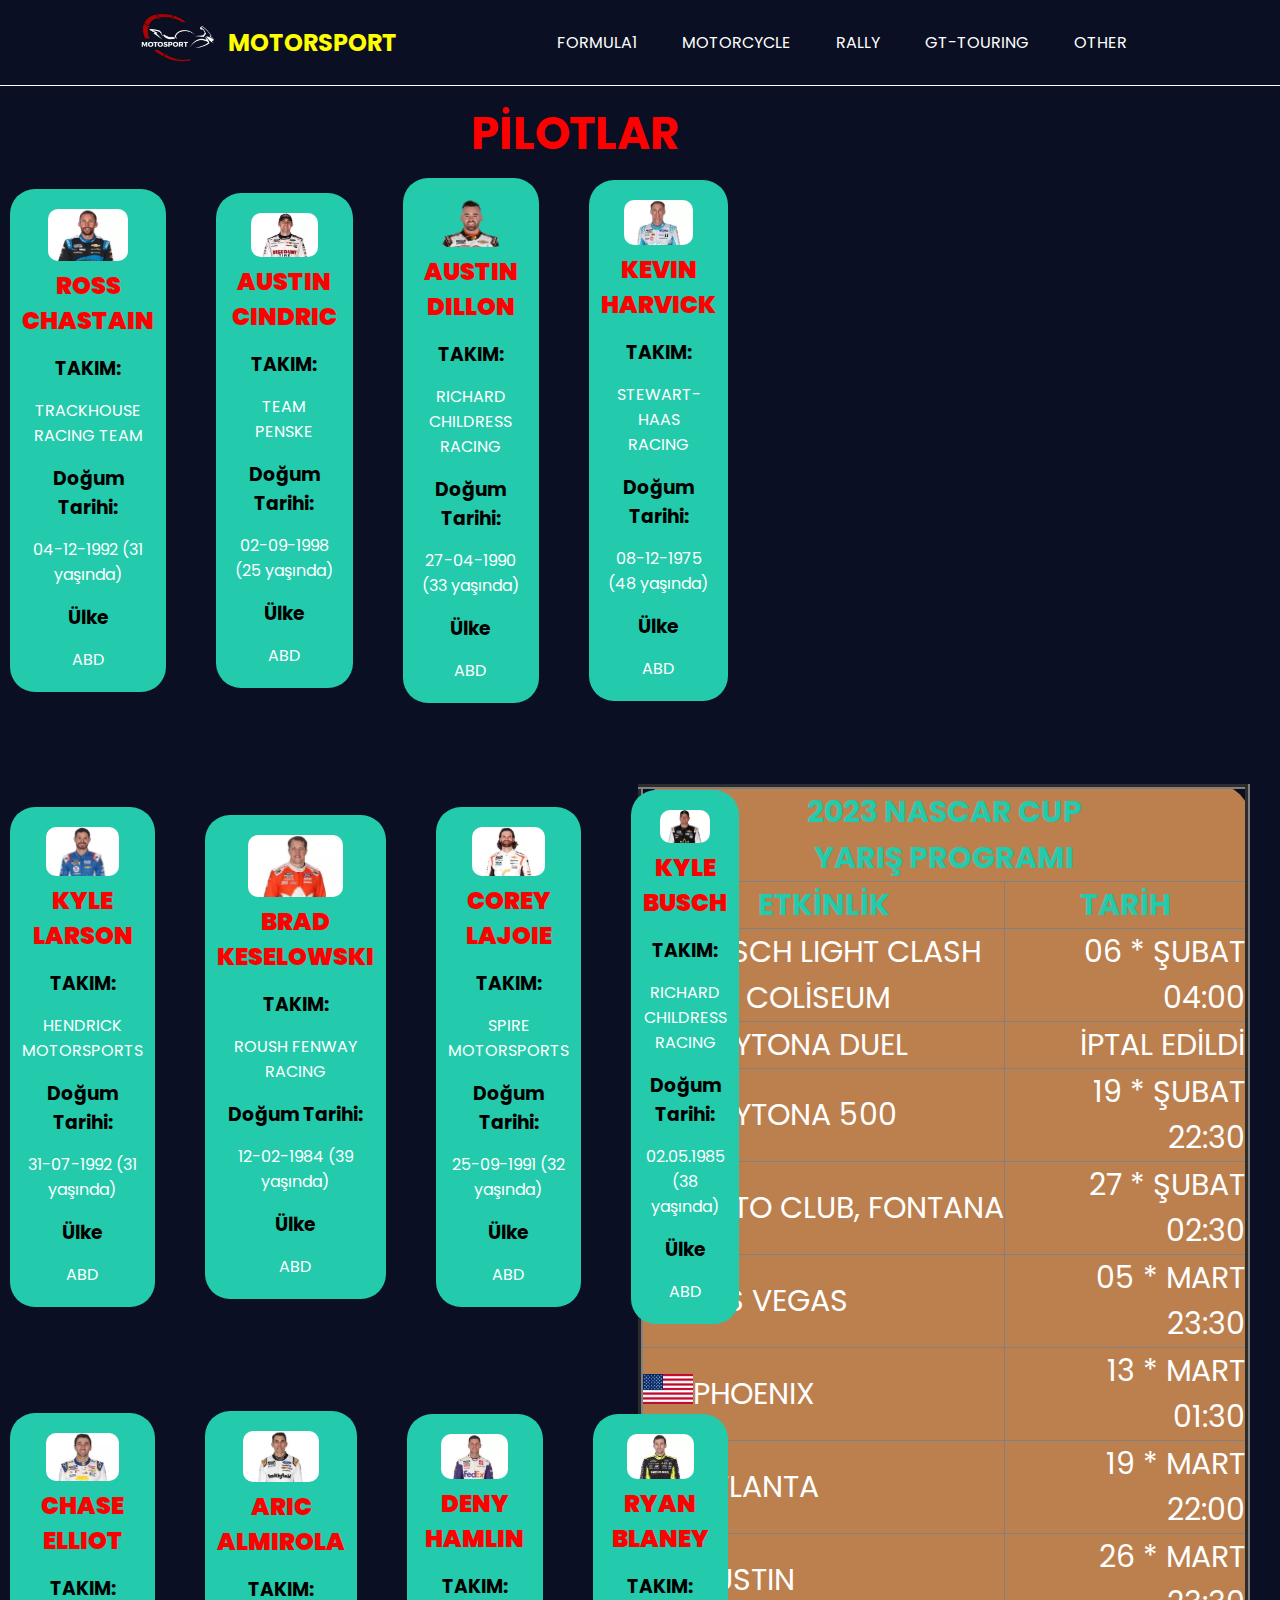
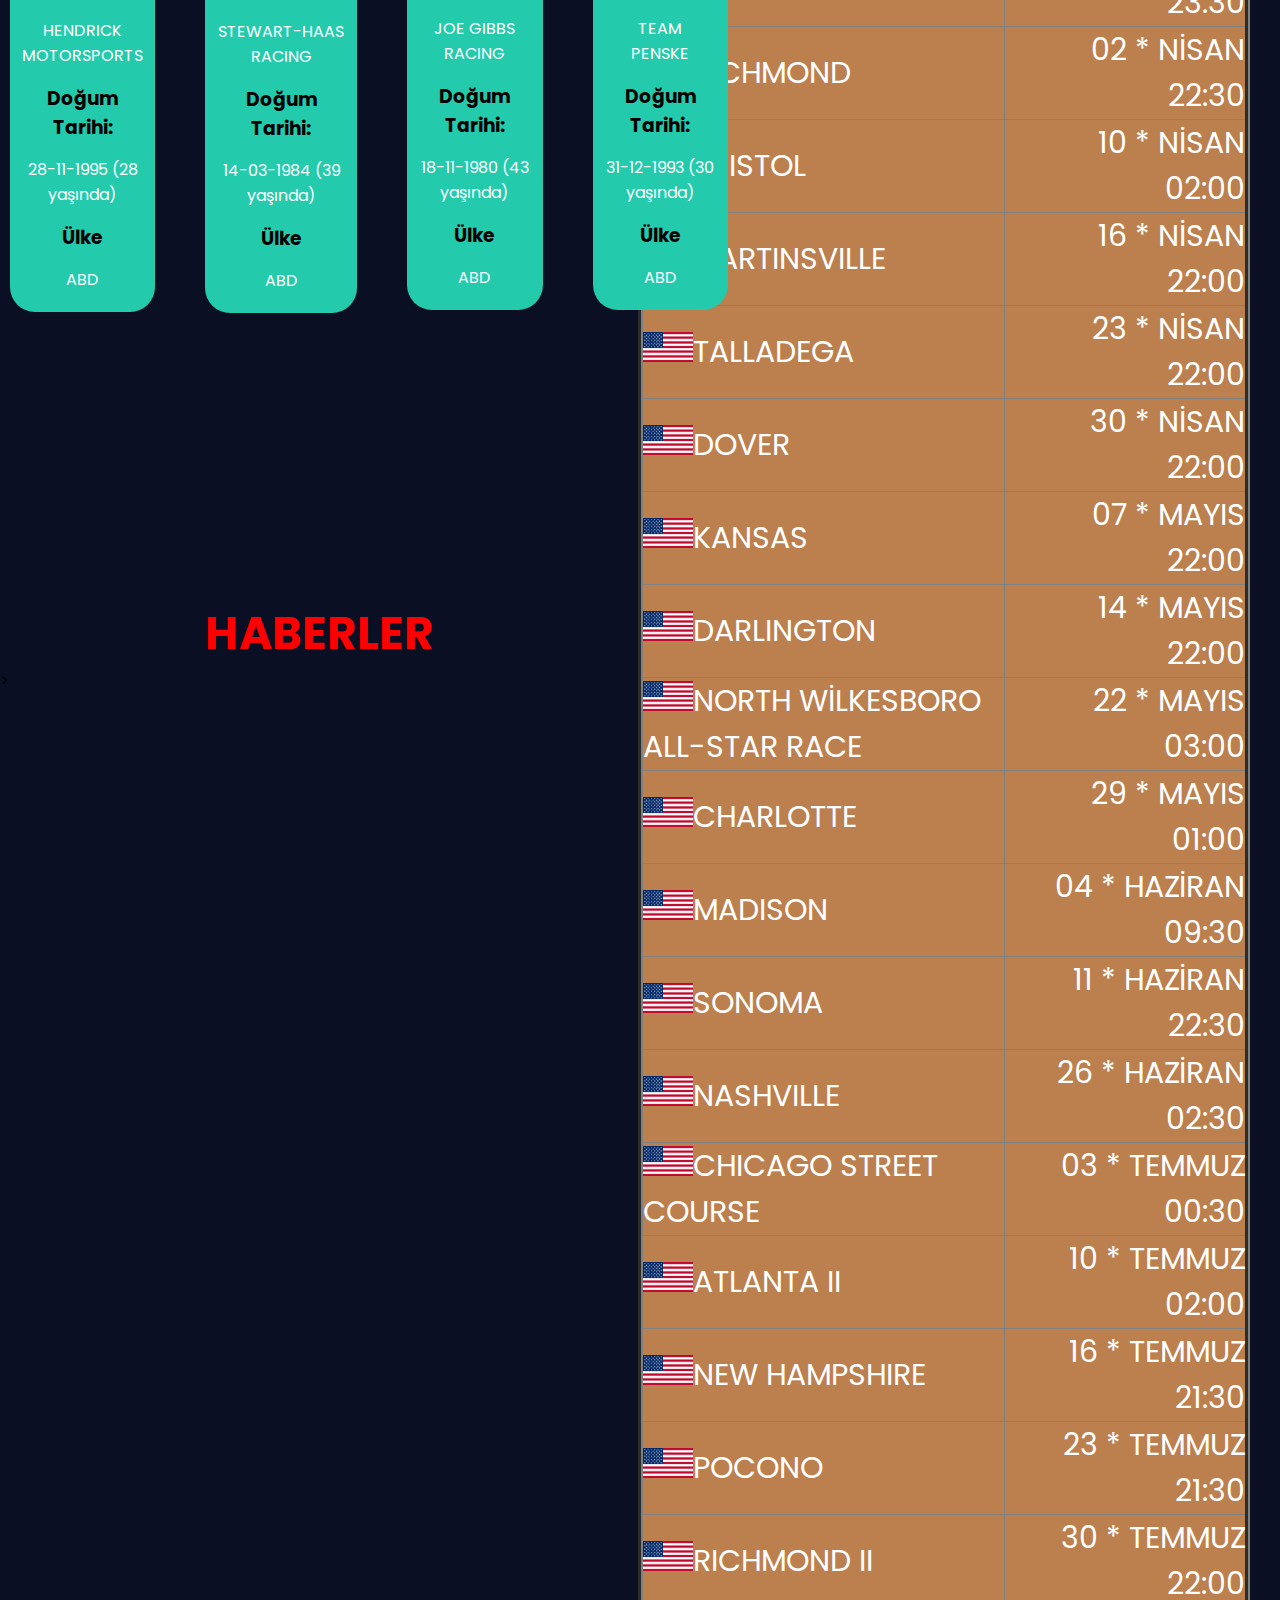
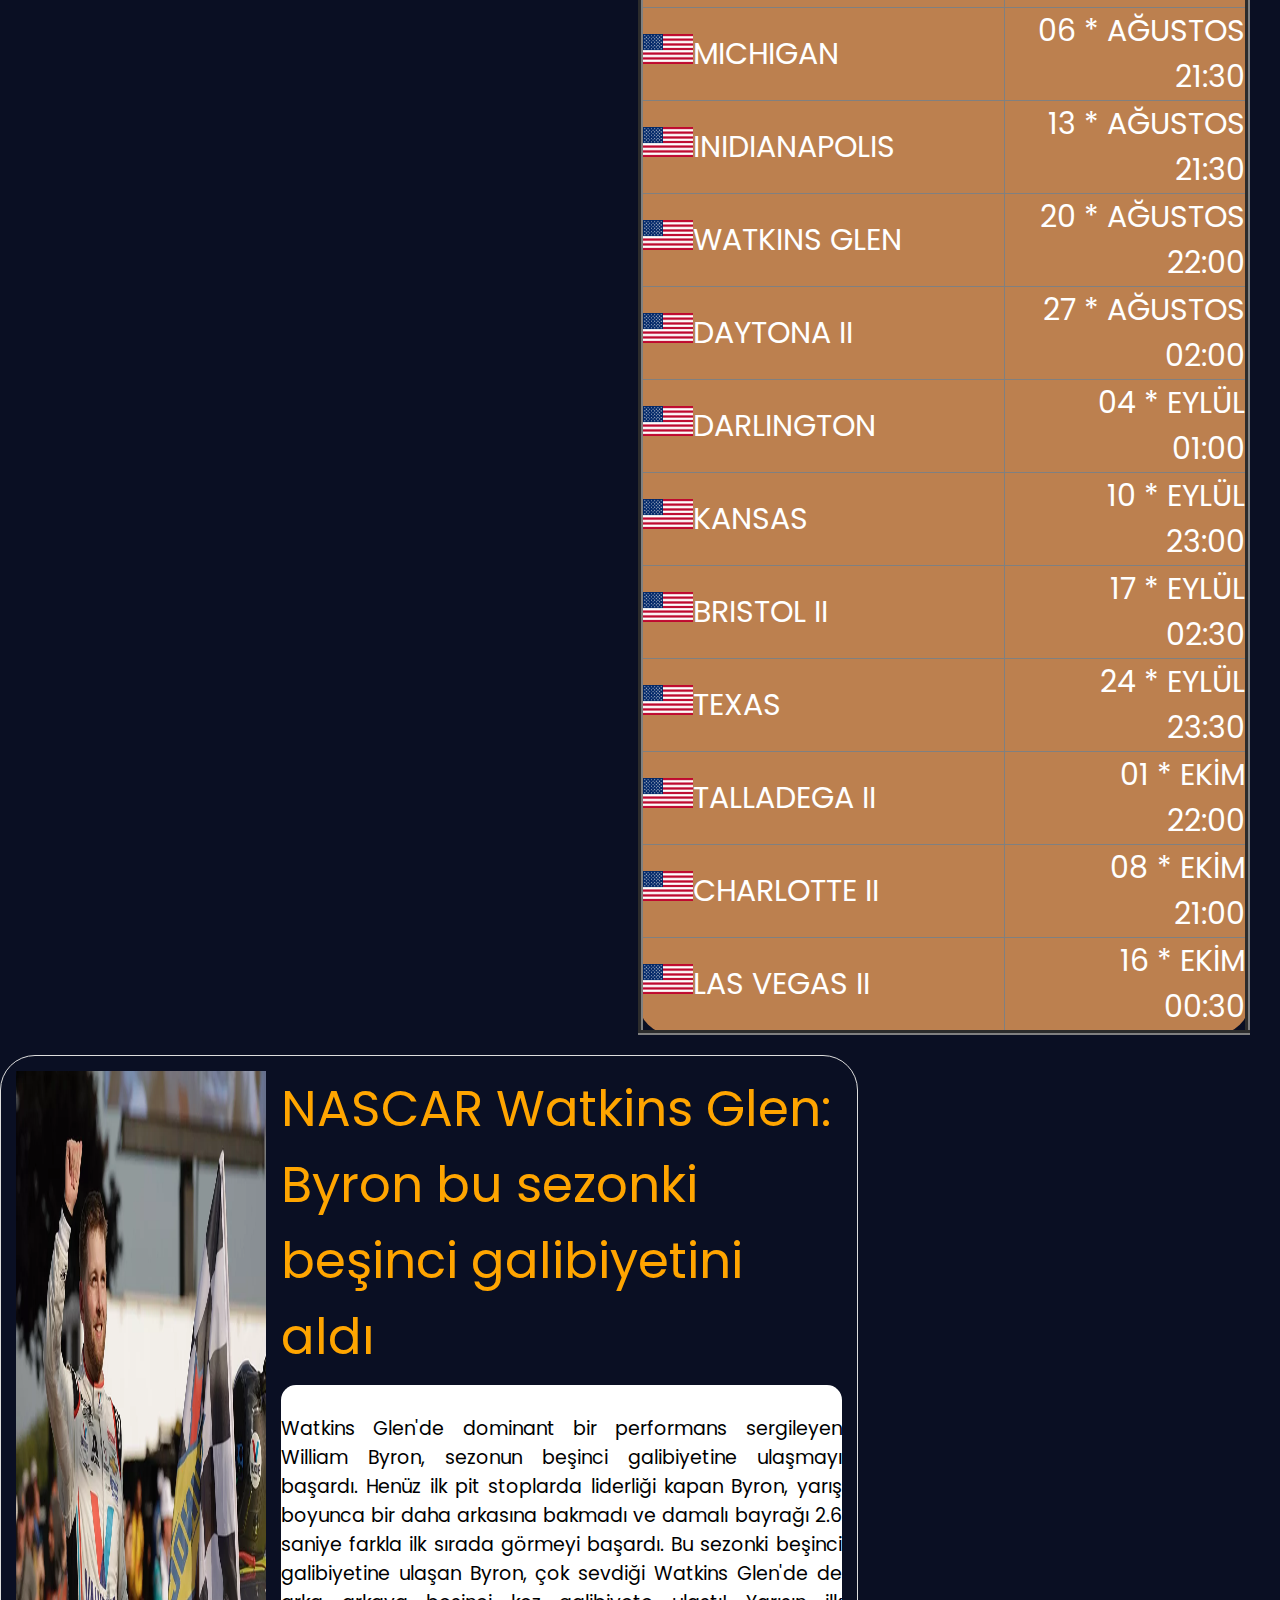
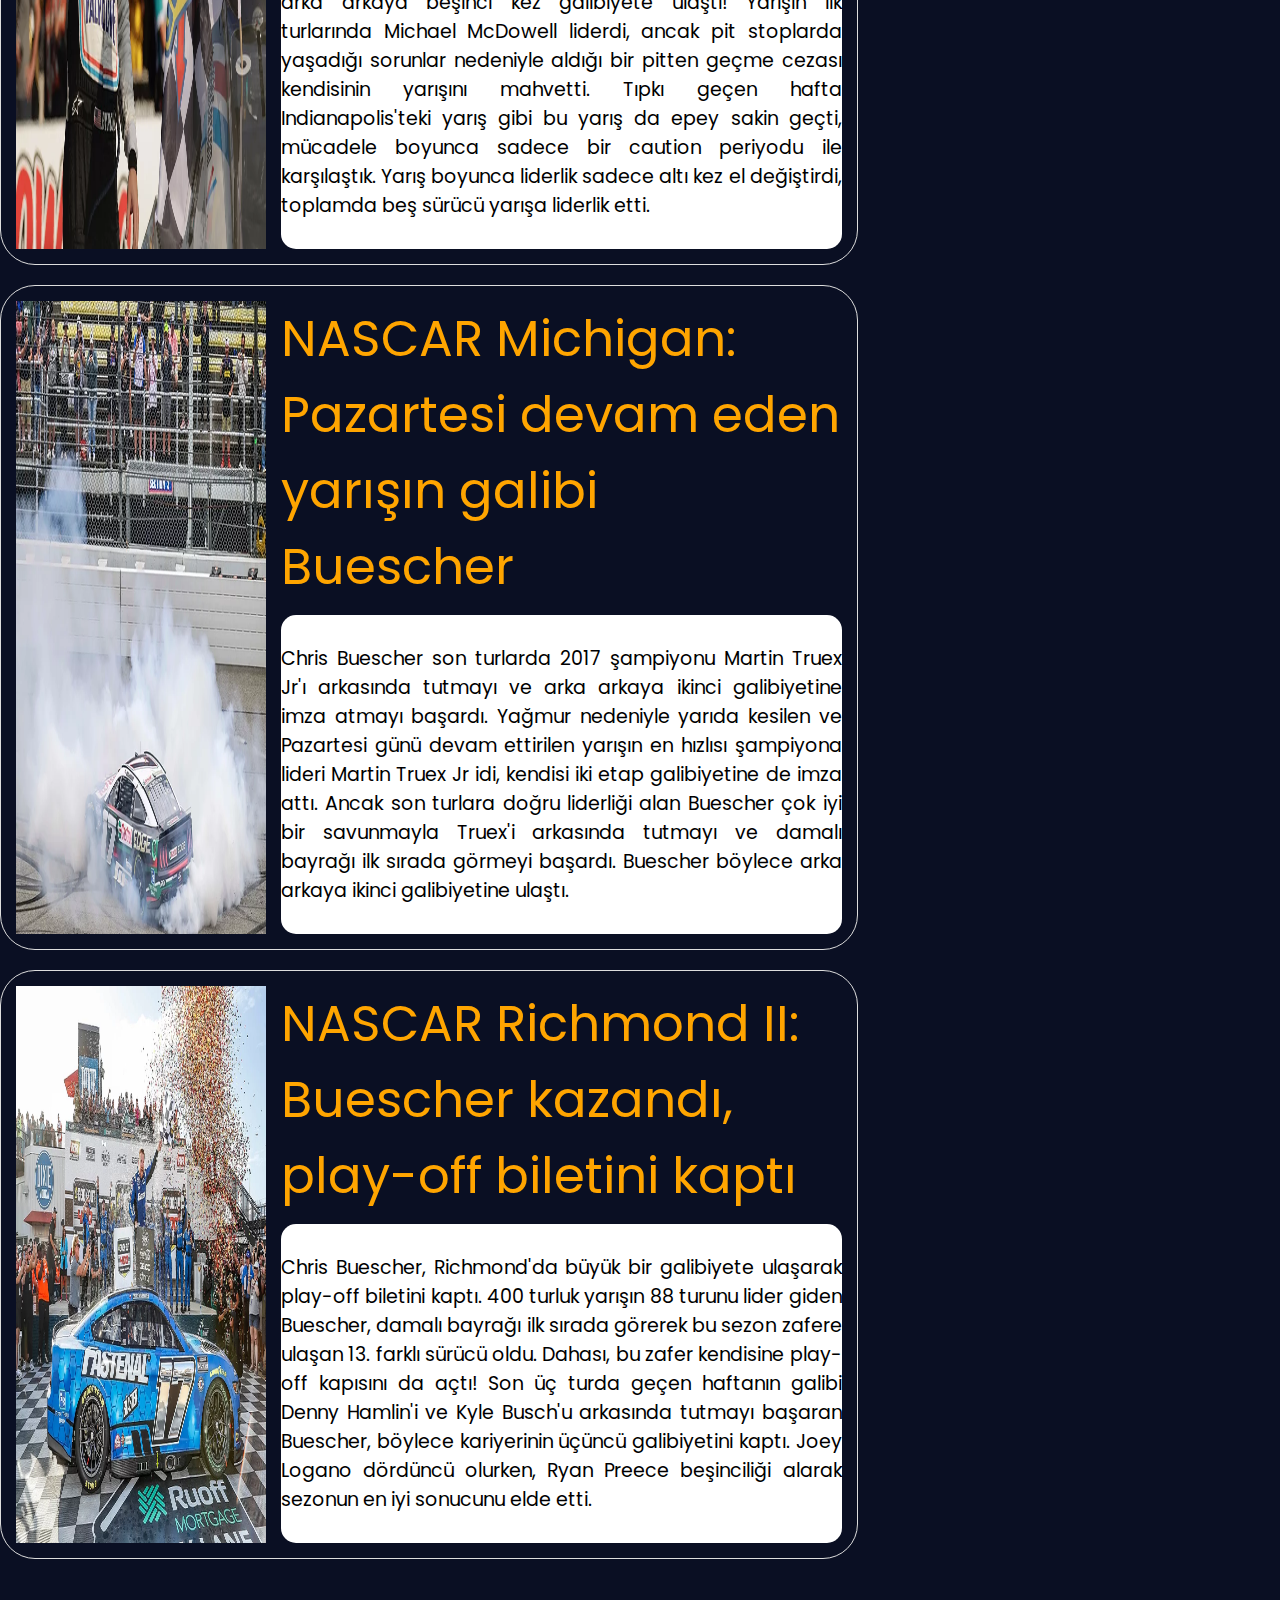
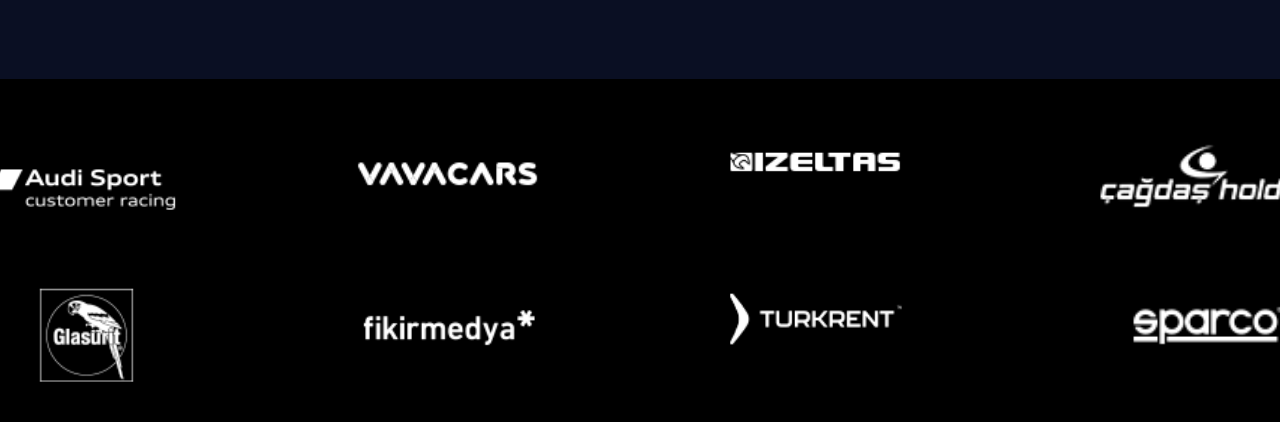
<file: website/html/nascar.html>
<!DOCTYPE html>
<html lang="en">
<head>
    <meta charset="UTF-8">
    <meta name="viewport" content="width=device-width, initial-scale=1.0">
    <title>MotorSport</title>
    <link rel="stylesheet" href="../css/nascar.css">
    <link href="https://fonts.googleapis.com/css2?family=Montserrat+Alternates:ital@1&family=Poppins:wght@200&display=swap" rel="stylesheet">
    <link rel="icon" type="image/png" sizes="32x32" href="../img/motorsportlogo.png">
</head>
<body>
    <header>
        <div class="navbar">
            <div class="logo"><a href="index.html"><img src="../img/motorsportlogo.png" alt="logo"></a>
            <h2><a href="index.html">MotorSport</a></h2>
        </div>
        <ul class="nav_links">
            <li class="dropdown">
                <a href="formula.html">FORMULA1</a>
            </li>
            <li class="dropdown">
                <a href="#MOTORCYCLE">MOTORCYCLE</a>
                <div class="dropdown-content">
                    <ul>
                        <li><a href="motogp.html">MOTOGP</a></li>
                        <li><a href="worldsuperbike.html">WORLD SUPERBIKE</a></li>
                    </ul>
                </div>
            </li>
            <li class="dropdown">
                <a href="#RALLY">RALLY</a>
                <div class="dropdown-content">
                    <ul>
                        <li><a href="wrc.html">WRC</a></li>
                        <li><a href="worldrallycross.html">WORLD RALLYCROSS</a></li>
                    </ul>
                </div>
            </li>
            <li class="dropdown">
                <a href="#GT-TOURING">GT-TOURING</a>
                <div class="dropdown-content">
                    <ul>
                        <li><a href="supercars.html">SUPERCARS</a></li>
                        <li><a href="nascar.html">NASCAR CUP</a></li>
                    </ul>
                </div>
            </li>
            <li class="dropdown">
                <a href="#OTHER">OTHER</a>
                <div class="dropdown-content">
                    <ul>
                    <li><a href="türksporcularımız.html">TÜRK SPORCULAR</a></li>
                    <li><a href="otomobil.html">OTOMOBİL</a></li>
                    </ul>
                </div>
            </li>
        </ul>
        </div>
    </header>
     <!-- NASCAR CUP -->
     <section class=".content-container">
        <div class="pilots">
            <h2>PİLOTLAR</h2>
        </div>
        <div class="card">
            <div class="container">
                <img src="../img/ross-chastain.jpg" alt="Avatar">
                <h2><b>ROSS <br> CHASTAIN</b></h2>
                <h3>TAKIM:</h3><p> TRACKHOUSE RACING TEAM</p>
                <h3>Doğum Tarihi:</h3><p>04-12-1992 (31 yaşında)</p>
                <h3>Ülke</h3><p>ABD</p>
            </div>
            <div class="container">
                <img src="../img/austin-cindric.jpg" alt="Avatar">
                <h2><b>AUSTIN <br> CINDRIC</b></h2>
                <h3>TAKIM:</h3><p> TEAM <br>PENSKE</p>
                <h3>Doğum Tarihi:</h3><p>02-09-1998 (25 yaşında)</p>
                <h3>Ülke</h3><p>ABD</p>
             </div>
             <div class="container">
                <img src="../img/austindillon.jpg" alt="Avatar">
                <h2><b>AUSTIN <br> DILLON</b></h2>
                <h3>TAKIM:</h3><p> RICHARD CHILDRESS RACING</p>
                <h3>Doğum Tarihi:</h3><p>27-04-1990 (33 yaşında)</p>
                <h3>Ülke</h3><p>ABD</p>
             </div>
             <div class="container">   
                <img src="../img/kevin-harvick-.jpg" alt="Avatar">
                <h2><b>KEVIN <br> HARVICK</b></h2>
                <h3>TAKIM:</h3><p> STEWART-HAAS<br> RACING </p>
                <h3>Doğum Tarihi:</h3><p>08-12-1975 (48 yaşında)</p>
                <h3>Ülke</h3><p>ABD</p>
             </div>
        </div>

        <div class="card">
            <div class="container">
                <img src="../img/kyle-larson.jpg" alt="Avatar">
                <h2><b>KYLE <br> LARSON</b></h2>
                <h3>TAKIM:</h3><p> HENDRICK MOTORSPORTS</p>
                <h3>Doğum Tarihi:</h3><p>31-07-1992 (31 yaşında)</p>
                <h3>Ülke</h3><p>ABD</p>
            </div>
            <div class="container">
                <img src="../img/brad-keselowski.jpg" alt="Avatar">
                <h2><b>BRAD <br>KESELOWSKI</b></h2>
                <h3>TAKIM:</h3><p> ROUSH FENWAY RACING</p>
                <h3>Doğum Tarihi:</h3><p>12-02-1984 (39 yaşında)</p>
                <h3>Ülke</h3><p>ABD</p>
             </div>
             <div class="container">
                <img src="../img/corey-lajoie.jpg" alt="Avatar">
                <h2><b>COREY <br> LAJOIE</b></h2>
                <h3>TAKIM:</h3><p>SPIRE <br>MOTORSPORTS</p>
                <h3>Doğum Tarihi:</h3><p>25-09-1991 (32 yaşında)</p>
                <h3>Ülke</h3><p>ABD</p>
             </div>
             <div class="container">   
                <img src="../img/kyle-busch.jpg" alt="Avatar">
                <h2><b>KYLE <br> BUSCH</b></h2>
                <h3>TAKIM:</h3><p> RICHARD CHILDRESS RACING</p>
                <h3>Doğum Tarihi:</h3><p>02.05.1985 (38 yaşında)</p>
                <h3>Ülke</h3><p>ABD</p>
             </div>
        </div>

        <div class="card">
           
            <div class="container">
                <img src="../img/chase-elliott.jpg" alt="Avatar">
                <h2><b>CHASE<br>ELLIOT</b></h2>
                <h3>TAKIM:</h3><p>HENDRICK MOTORSPORTS</p>
                <h3>Doğum Tarihi:</h3><p>28-11-1995 (28 yaşında)</p>
                <h3>Ülke</h3><p>ABD</p>
             </div>
             <div class="container">
                <img src="../img/aric-almirola.jpg" alt="Avatar">
                <h2><b>ARIC <br>ALMIROLA</b></h2>
                <h3>TAKIM:</h3><p>STEWART-HAAS<br> RACING</p>
                <h3>Doğum Tarihi:</h3><p>14-03-1984 (39 yaşında)</p>
                <h3>Ülke</h3><p>ABD</p>
             </div>
             <div class="container">   
                <img src="../img/denny-hamlin.jpg" alt="Avatar">
                <h2><b>DENY <br> HAMLIN</b></h2>
                <h3>TAKIM:</h3><p> JOE GIBBS<br> RACING</p>
                <h3>Doğum Tarihi:</h3><p>18-11-1980 (43 yaşında)</p>
                <h3>Ülke</h3><p>ABD</p>
             </div>
             <div class="container">
                <img src="../img/ryan-blaney.jpg" alt="Avatar">
                <h2><b>RYAN <br> BLANEY</b></h2>
                <h3>TAKIM:</h3><p> TEAM <br>PENSKE</p>
                <h3>Doğum Tarihi:</h3><p>31-12-1993 (30 yaşında)</p>
                <h3>Ülke</h3><p>ABD</p>
                 
            </div>
        </div>
            </div>
            <table border="5" class="nascar">
                <tr>
                    <th colspan="2">2023 NASCAR CUP <br>YARIŞ PROGRAMI</th>
                </tr>
                <tr>
                    <th>ETKİNLİK</th>
                    <th>TARİH</th>
                </tr>
                <tr>
                    <td><img src="../img/amerika.jpg" alt="">BUSCH LIGHT CLASH <br>AT THE COLİSEUM</td>
                    <td>06 * ŞUBAT<br>04:00</td>
                </tr>
                <tr>
                    <td><img src="../img/amerika.jpg" alt="">DAYTONA DUEL</td>
                    <td>İPTAL EDİLDİ</td>
                </tr>
                <tr>
                    <td><img src="../img/amerika.jpg" alt="">DAYTONA 500</td>
                    <td>19 * ŞUBAT<br>22:30</td>
                </tr>
                <tr>
                    <td><img src="../img/amerika.jpg" alt="">AUTO CLUB, FONTANA</td>
                    <td>27 * ŞUBAT<br>02:30</td>
                </tr>
                <tr>
                    <td><img src="../img/amerika.jpg" alt="">LAS VEGAS</td>
                    <td>05 * MART<br>23:30</td>
                </tr>
                <tr>
                    <td><img src="../img/amerika.jpg" alt="">PHOENIX</td>
                    <td>13 * MART<br>01:30</td>
                </tr>
                <tr>
                    <td><img src="../img/amerika.jpg" alt="">ATLANTA</td>
                    <td>19 * MART<br>22:00</td>
                </tr>
                <tr>
                    <td><img src="../img/amerika.jpg" alt="">AUSTIN</td>
                    <td>26 * MART<br>23:30</td>
                </tr>
                <tr>
                    <td><img src="../img/amerika.jpg" alt="">RICHMOND</td>
                    <td>02 * NİSAN<br>22:30</td>
                </tr>
                <tr>
                    <td><img src="../img/amerika.jpg" alt="">BRISTOL</td>
                    <td>10 * NİSAN<br>02:00</td>
                </tr>
                <tr>
                    <td><img src="../img/amerika.jpg" alt="">MARTINSVILLE</td>
                    <td>16 * NİSAN<br>22:00</td>
                </tr>
                <tr>
                    <td><img src="../img/amerika.jpg" alt="">TALLADEGA</td>
                    <td>23 * NİSAN<br>22:00</td>
                </tr>
                <tr>
                    <td><img src="../img/amerika.jpg" alt="">DOVER</td>
                    <td>30 * NİSAN<br>22:00</td>
                </tr>
                <tr>
                    <td><img src="../img/amerika.jpg" alt="">KANSAS</td>
                    <td>07 * MAYIS<br>22:00</td>
                </tr>
                <tr>
                    <td><img src="../img/amerika.jpg" alt="">DARLINGTON</td>
                    <td>14 * MAYIS<br>22:00</td>
                </tr>
                <tr>
                    <td><img src="../img/amerika.jpg" alt="">NORTH WİLKESBORO <br>ALL-STAR RACE</td>
                    <td>22 * MAYIS<br>03:00</td>
                </tr>
                <tr>
                    <td><img src="../img/amerika.jpg" alt="">CHARLOTTE</td>
                    <td>29 * MAYIS<br>01:00</td>
                </tr>
                <tr>
                    <td><img src="../img/amerika.jpg" alt="">MADISON</td>
                    <td>04 * HAZİRAN<br>09:30</td>
                </tr>
                <tr>
                    <td><img src="../img/amerika.jpg" alt="">SONOMA</td>
                    <td>11 * HAZİRAN<br>22:30</td>
                </tr>
                <tr>
                    <td><img src="../img/amerika.jpg" alt="">NASHVILLE</td>
                    <td>26 * HAZİRAN<br>02:30</td>
                </tr>
                <tr>
                    <td><img src="../img/amerika.jpg" alt="">CHICAGO STREET<br> COURSE</td>
                    <td>03 * TEMMUZ<br>00:30</td>
                </tr>
                <tr>
                    <td><img src="../img/amerika.jpg" alt="">ATLANTA II</td>
                    <td>10 * TEMMUZ<br>02:00</td>
                </tr>
                <tr>
                    <td><img src="../img/amerika.jpg" alt="">NEW HAMPSHIRE</td>
                    <td>16 * TEMMUZ<br>21:30</td>
                </tr>
                <tr>
                    <td><img src="../img/amerika.jpg" alt="">POCONO</td>
                    <td>23 * TEMMUZ<br>21:30</td>
                </tr>
                <tr>
                    <td><img src="../img/amerika.jpg" alt="">RICHMOND II</td>
                    <td>30 * TEMMUZ<br>22:00</td>
                </tr>
                <tr>
                    <td><img src="../img/amerika.jpg" alt="">MICHIGAN</td>
                    <td>06 * AĞUSTOS<br>21:30</td>
                </tr>
                <tr>
                    <td><img src="../img/amerika.jpg" alt="">INIDIANAPOLIS</td>
                    <td>13 * AĞUSTOS<br>21:30</td>
                </tr>
                <tr>
                    <td><img src="../img/amerika.jpg" alt="">WATKINS GLEN</td>
                    <td>20 * AĞUSTOS<br>22:00</td>
                </tr>
                <tr>
                    <td><img src="../img/amerika.jpg" alt="">DAYTONA II</td>
                    <td>27 * AĞUSTOS<br>02:00</td>
                </tr>
                <tr>
                    <td><img src="../img/amerika.jpg" alt="">DARLINGTON</td>
                    <td>04 * EYLÜL<br>01:00</td>
                </tr>
                <tr>
                    <td><img src="../img/amerika.jpg" alt="">KANSAS</td>
                    <td>10 * EYLÜL<br>23:00</td>
                </tr>
                <tr>
                    <td><img src="../img/amerika.jpg" alt="">BRISTOL II</td>
                    <td>17 * EYLÜL<br>02:30</td>
                </tr>
                <tr>
                    <td><img src="../img/amerika.jpg" alt="">TEXAS</td>
                    <td>24 * EYLÜL<br>23:30</td>
                </tr>
                <tr>
                    <td><img src="../img/amerika.jpg" alt="">TALLADEGA II</td>
                    <td>01 * EKİM<br>22:00</td>
                </tr>
                <tr>
                    <td><img src="../img/amerika.jpg" alt="">CHARLOTTE II</td>
                    <td>08 * EKİM<br>21:00</td>
                </tr>
                <tr>
                    <td><img src="../img/amerika.jpg" alt="">LAS VEGAS II</td>
                    <td>16 * EKİM<br>00:30</td>
                </tr>
            </table>
         </section>
         <section>
   
          
            <div class="habersection">
                <h2>HABERLER</h2>
            </div>
        
        <div class="h1">>
            <div class="haber">
                <img src="../img/nascarh1.jpg" alt="Haber Resmi" class="haber-resim">
                <div class="haber-icerik">
                    <div class="haber-baslik">NASCAR Watkins Glen: Byron bu sezonki beşinci galibiyetini aldı</div>
                    <div class="haber-detay"><br><p>Watkins Glen'de dominant bir performans sergileyen William Byron, sezonun beşinci galibiyetine ulaşmayı başardı.
                        Henüz ilk pit stoplarda liderliği kapan Byron, yarış boyunca bir daha arkasına bakmadı ve damalı bayrağı 2.6 saniye farkla ilk sırada görmeyi başardı.
                        Bu sezonki beşinci galibiyetine ulaşan Byron, çok sevdiği Watkins Glen'de de arka arkaya beşinci kez galibiyete ulaştı!
                        Yarışın ilk turlarında Michael McDowell liderdi, ancak pit stoplarda yaşadığı sorunlar nedeniyle aldığı bir pitten geçme cezası kendisinin yarışını mahvetti.
                        Tıpkı geçen hafta Indianapolis'teki yarış gibi bu yarış da epey sakin geçti, mücadele boyunca sadece bir caution periyodu ile karşılaştık.
                        Yarış boyunca liderlik sadece altı kez el değiştirdi, toplamda beş sürücü yarışa liderlik etti.</p><br>
                </div>
            </div>
            </div>   
            <div class="haber">
                <img src="../img/nascarh2.jpg" alt="Haber Resmi" class="haber-resim">
                <div class="haber-icerik">
                    <div class="haber-baslik"> NASCAR Michigan: Pazartesi devam eden yarışın galibi Buescher</div>
                    <div class="haber-detay"><br><p>Chris Buescher son turlarda 2017 şampiyonu Martin Truex Jr'ı arkasında tutmayı ve arka arkaya ikinci galibiyetine imza atmayı başardı.
                        Yağmur nedeniyle yarıda kesilen ve Pazartesi günü devam ettirilen yarışın en hızlısı şampiyona lideri Martin Truex Jr idi, kendisi iki etap galibiyetine de imza attı.
                        Ancak son turlara doğru liderliği alan Buescher çok iyi bir savunmayla Truex'i arkasında tutmayı ve damalı bayrağı ilk sırada görmeyi başardı.
                        Buescher böylece arka arkaya ikinci galibiyetine ulaştı.</p><br>
                </div>
            </div>
            </div>
            <div class="haber">
                <img src="../img/nascarh3.jpg" alt="Haber Resmi" class="haber-resim">
                <div class="haber-icerik">
                    <div class="haber-baslik">NASCAR Richmond II: Buescher kazandı, play-off biletini kaptı</div>
                    <div class="haber-detay"><br><p>Chris Buescher, Richmond'da büyük bir galibiyete ulaşarak play-off biletini kaptı.
                        400 turluk yarışın 88 turunu lider giden Buescher, damalı bayrağı ilk sırada görerek bu sezon zafere ulaşan 13. farklı sürücü oldu.
                        Dahası, bu zafer kendisine play-off kapısını da açtı!
                        Son üç turda geçen haftanın galibi Denny Hamlin'i ve Kyle Busch'u arkasında tutmayı başaran Buescher, böylece kariyerinin üçüncü galibiyetini kaptı.
                        Joey Logano dördüncü olurken, Ryan Preece beşinciliği alarak sezonun en iyi sonucunu elde etti.</p><br>
                    
                </div>
            </div>
    </div>
    </section>
            <footer>
                <div class="resim-container">
                    <a href="https://www.audi-mediacenter.com/en/customer-racing-273" target="_blank"><img src="../img/foot1.png" alt=""></a>
                    <a href="https://tr.vava.cars/" target="_blank"><img src="../img/foot2.png" alt=""></a>
                    <a href="https://izeltas.com.tr/" target="_blank"><img src="../img/foot3.png" alt=""></a>
                    <a href="https://www.cagdasholding.com/" target="_blank"><img src="../img/foot4.png" alt=""></a>
                </div>
                <div class="resim-container-2">
                    <a href="https://www.glasurit.com/tr/home" target="_blank"><img src="../img/foot5.png" alt=""></a>
                    <a href="https://www.fikirmedya.com.tr/" target="_blank"><img src="../img/foot6.png" alt=""></a>
                    <a href="https://www.turkrent.com.tr/" target="_blank"><img src="../img/foot7.png" alt=""></a>
                    <a href="https://www.sparco.com.tr/" target="_blank"><img src="../img/foot8.png" alt=""></a>
                </div>
            </footer>
   </body>
   </html>
</file>
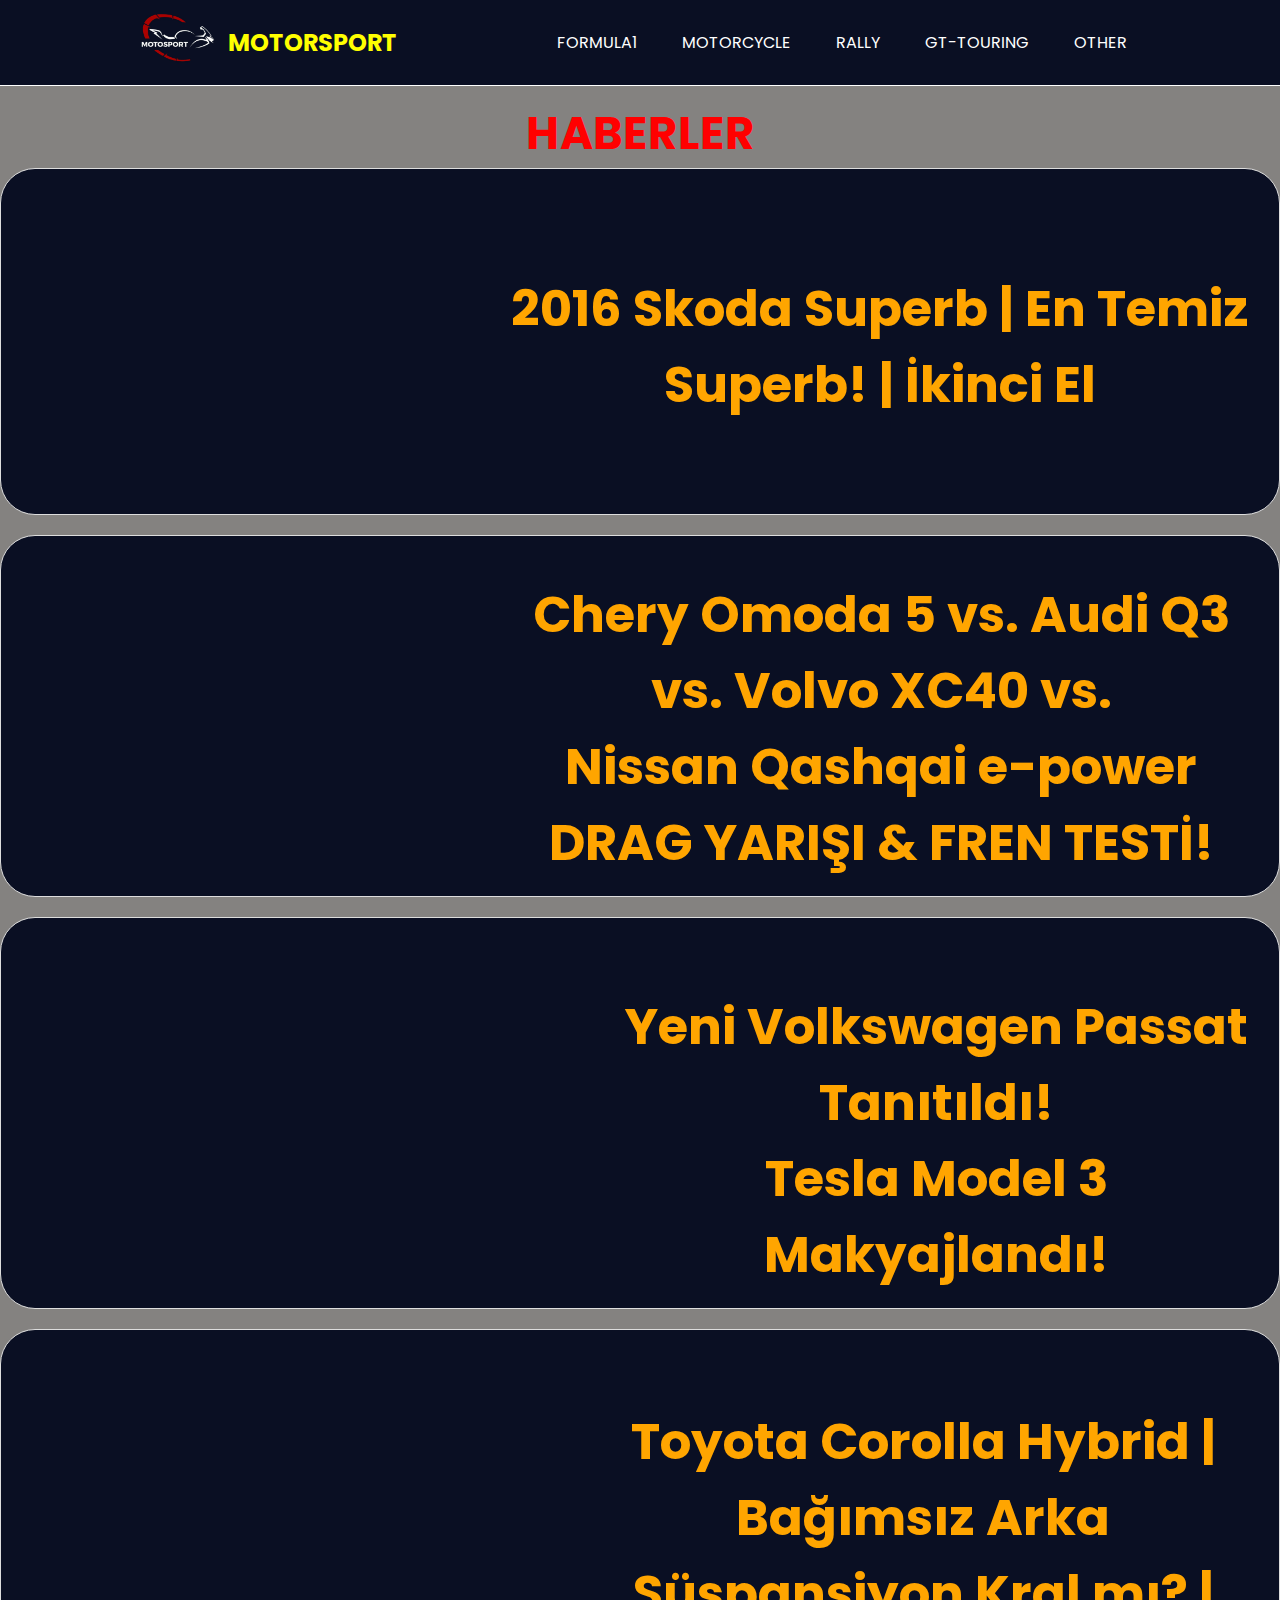
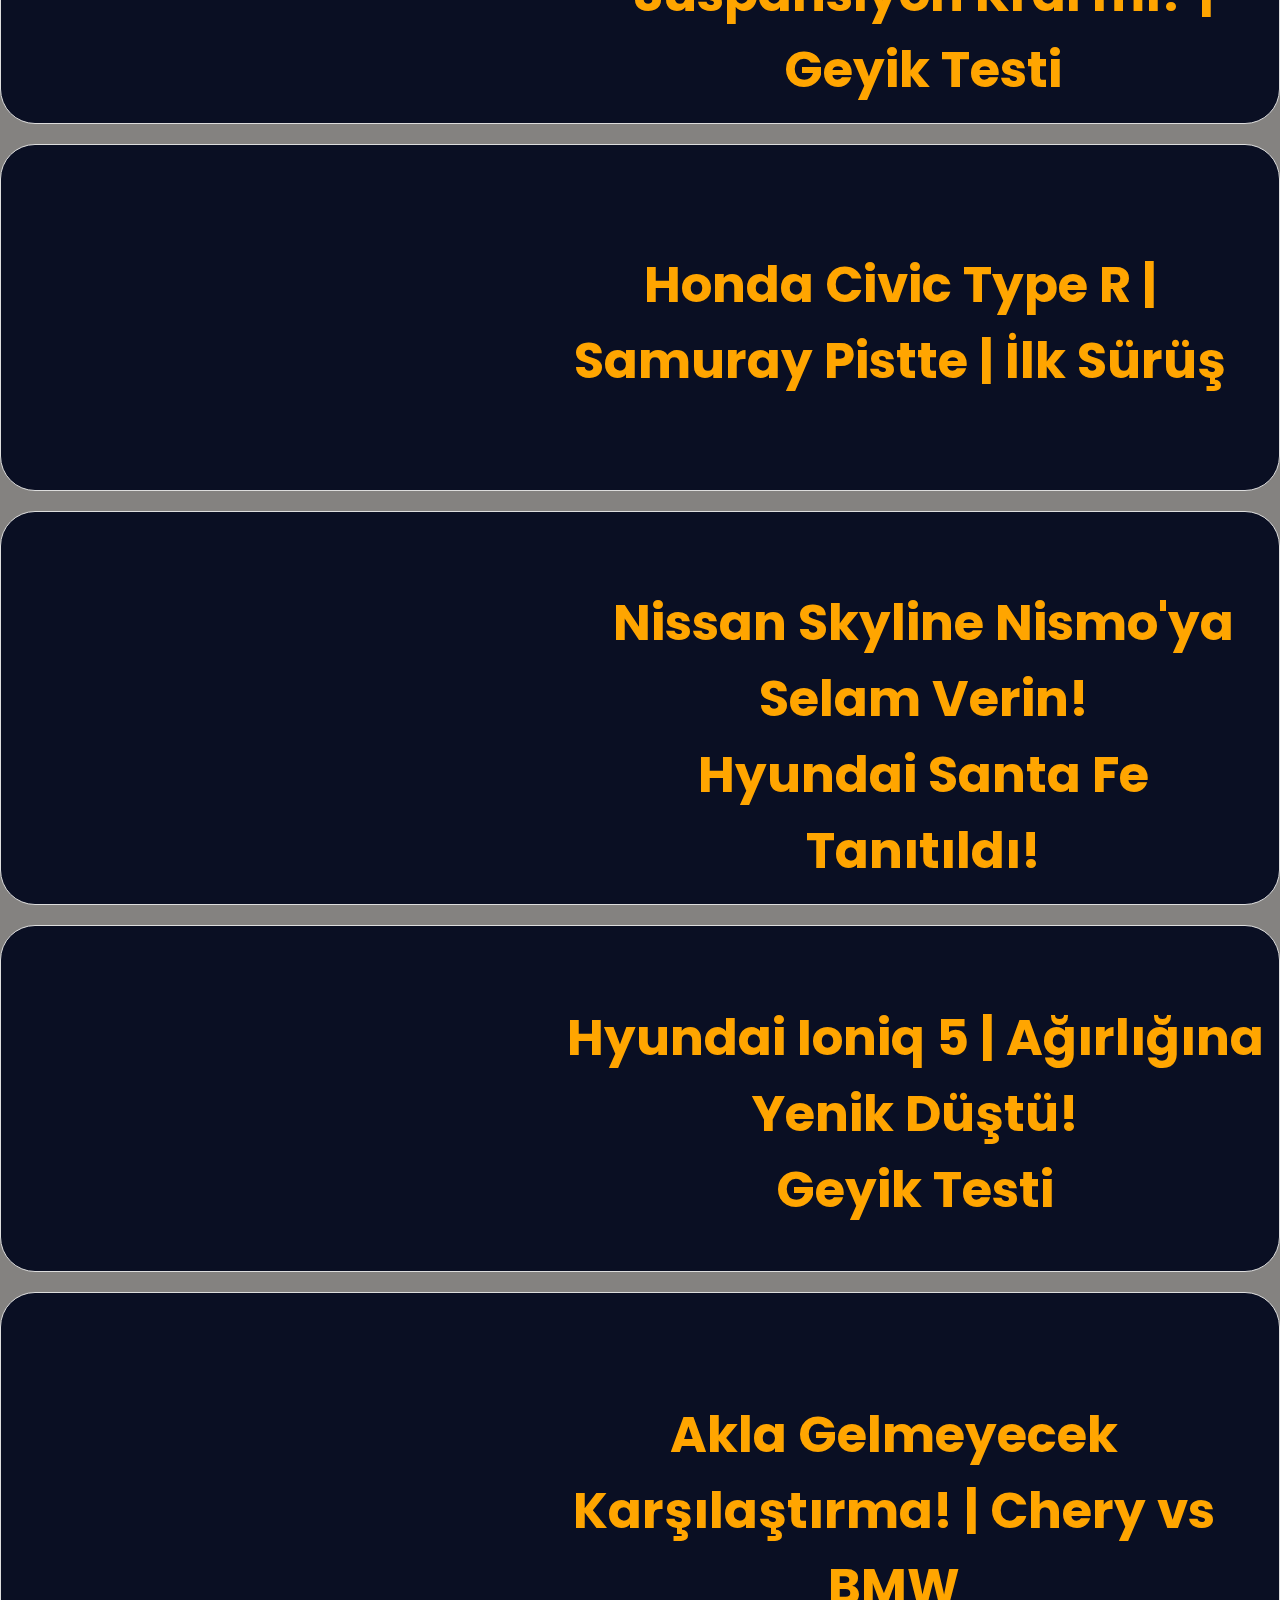
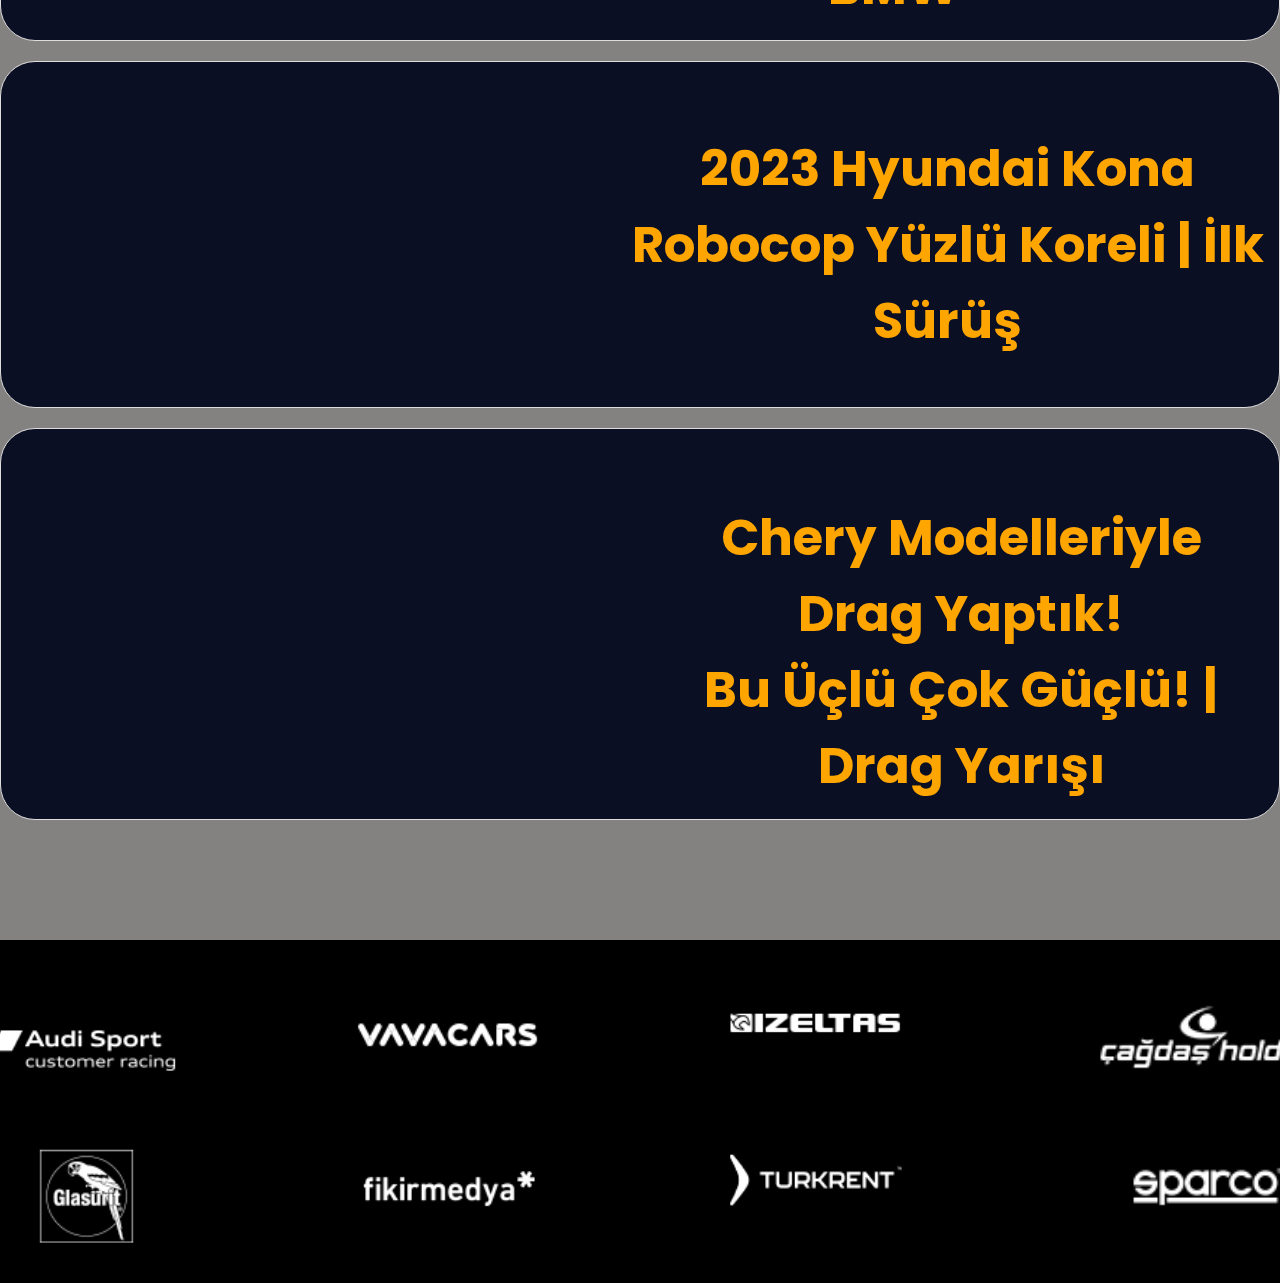
<file: website/html/otomobil.html>
<!DOCTYPE html>
<html lang="en">
<head>
    <meta charset="UTF-8">
    <meta name="viewport" content="width=device-width, initial-scale=1.0">
    <title>MotorSport</title>
    <link rel="stylesheet" href="../css/otomobil.css">
    <link href="https://fonts.googleapis.com/css2?family=Montserrat+Alternates:ital@1&family=Poppins:wght@200&display=swap" rel="stylesheet">
    <link rel="icon" type="image/png" sizes="32x32" href="../img/motorsportlogo.png">
</head>
<body>
    <header>
        <div class="navbar">
            <div class="logo"><a href="index.html"><img src="../img/motorsportlogo.png" alt="logo"></a>
            <h2><a href="index.html">MotorSport</a></h2>
        </div>
        <ul class="nav_links">
            <li class="dropdown">
                <a href="formula.html">FORMULA1</a>
            </li>
            <li class="dropdown">
                <a href="#MOTORCYCLE">MOTORCYCLE</a>
                <div class="dropdown-content">
                    <ul>
                        <li><a href="motogp.html">MOTOGP</a></li>
                        <li><a href="worldsuperbike.html">WORLD SUPERBIKE</a></li>
                    </ul>
                </div>
            </li>
            <li class="dropdown">
                <a href="#RALLY">RALLY</a>
                <div class="dropdown-content">
                    <ul>
                        <li><a href="wrc.html">WRC</a></li>
                        <li><a href="worldrallycross.html">WORLD RALLYCROSS</a></li>
                    </ul>
                </div>
            </li>
            <li class="dropdown">
                <a href="#GT-TOURING">GT-TOURING</a>
                <div class="dropdown-content">
                    <ul>
                        <li><a href="supercars.html">SUPERCARS</a></li>
                        <li><a href="nascar.html">NASCAR CUP</a></li>
                    </ul>
                </div>
            </li>
            <li class="dropdown">
                <a href="#OTHER">OTHER</a>
                <div class="dropdown-content">
                    <ul>
                    <li><a href="türksporcularımız.html">TÜRK SPORCULAR</a></li>
                    <li><a href="otomobil.html">OTOMOBİL</a></li>
                    </ul>
                </div>
            </li>
        </ul>
        </div>
    </header>
    <section>
        <div class="habersection">
            <h2>HABERLER</h2>
        </div>
        <div class="habers">
            <iframe width="560" height="315" src="https://www.youtube.com/embed/u65m35XOeOQ?si=YCjtYGX3mvLTZXba" title="YouTube video player" frameborder="0" allow="accelerometer; autoplay; clipboard-write; encrypted-media; gyroscope; picture-in-picture; web-share" allowfullscreen></iframe>
                <div class="haber-baslik" ><h1><a href="https://www.youtube.com/watch?v=u65m35XOeOQ" target="blank">2016 Skoda Superb | En Temiz Superb! | İkinci El</h1></a></div>
        </div>
        <div class="habers2">
            <iframe width="560" height="315" src="https://www.youtube.com/embed/TjexV-maWdc?si=PNkhRr2zi4qalLb-" title="YouTube video player" frameborder="0" allow="accelerometer; autoplay; clipboard-write; encrypted-media; gyroscope; picture-in-picture; web-share" allowfullscreen></iframe>
            <div class="habers2-baslik"><h1><a href="https://www.youtube.com/watch?v=TjexV-maWdc" target="blank">Chery Omoda 5 vs. Audi Q3 vs. Volvo XC40 vs. <br>Nissan Qashqai e-power<br> DRAG YARIŞI & FREN TESTİ!</h1></a></div>
        </div>
        <div class="habers3">
            <iframe width="560" height="315" src="https://www.youtube.com/embed/vCFkksQ9HG4?si=XHXGdCz6ZcTyjcH2" title="YouTube video player" frameborder="0" allow="accelerometer; autoplay; clipboard-write; encrypted-media; gyroscope; picture-in-picture; web-share" allowfullscreen></iframe>
            <div class="habers3-baslik"><h1><a href="https://www.youtube.com/watch?v=vCFkksQ9HG4" target="blank">Yeni Volkswagen Passat Tanıtıldı! <br> Tesla Model 3 Makyajlandı!</h1></a></div>
        </div>
        <div class="habers4">
            <iframe width="560" height="315" src="https://www.youtube.com/embed/jJs-1oauqK0?si=NfhyEBYPs3gGh53m" title="YouTube video player" frameborder="0" allow="accelerometer; autoplay; clipboard-write; encrypted-media; gyroscope; picture-in-picture; web-share" allowfullscreen></iframe>
            <div class="habers4-baslik"><h1><a href="https://www.youtube.com/watch?v=jJs-1oauqK0" target="blank">Toyota Corolla Hybrid | Bağımsız Arka <br>Süspansiyon Kral mı? | Geyik Testi</h1></a></div>
        </div>
        <div class="habers5">
            <iframe width="560" height="315" src="https://www.youtube.com/embed/KpEHrQW_OoE?si=iotpHAzu1dK6EsLu" title="YouTube video player" frameborder="0" allow="accelerometer; autoplay; clipboard-write; encrypted-media; gyroscope; picture-in-picture; web-share" allowfullscreen></iframe>
            <div class="habers5-baslik"><h1><a href="https://www.youtube.com/watch?v=KpEHrQW_OoE" target="blank">Honda Civic Type R | Samuray Pistte | İlk Sürüş</h1></a></div>
        </div>
        <div class="habers6">
            <iframe width="560" height="315" src="https://www.youtube.com/embed/htUAl3diklI?si=yZdp0QnAKaggEncE" title="YouTube video player" frameborder="0" allow="accelerometer; autoplay; clipboard-write; encrypted-media; gyroscope; picture-in-picture; web-share" allowfullscreen></iframe>
            <div class="habers6-baslik"><h1><a href="https://www.youtube.com/watch?v=htUAl3diklI" target="blank">Nissan Skyline Nismo'ya Selam Verin! <br> Hyundai Santa Fe Tanıtıldı! </h1></a></div>
        </div>
        <div class="habers7">
            <iframe width="560" height="315" src="https://www.youtube.com/embed/50dCtJkgrYE?si=tJbOEcpz58BFu235" title="YouTube video player" frameborder="0" allow="accelerometer; autoplay; clipboard-write; encrypted-media; gyroscope; picture-in-picture; web-share" allowfullscreen></iframe>
            <div class="habers7-baslik"><h1><a href="https://www.youtube.com/watch?v=50dCtJkgrYE" target="blank">Hyundai Ioniq 5 | Ağırlığına Yenik Düştü!<br>  Geyik Testi</h1></a></div>
        </div>
        <div class="habers8">
            <iframe width="560" height="315" src="https://www.youtube.com/embed/cRaaOXS8JGw?si=K0M3kyHbSJN0UZ-r" title="YouTube video player" frameborder="0" allow="accelerometer; autoplay; clipboard-write; encrypted-media; gyroscope; picture-in-picture; web-share" allowfullscreen></iframe>
            <div class="habers8-baslik"><h1><a href="https://www.youtube.com/watch?v=cRaaOXS8JGw" target="blank">Akla Gelmeyecek Karşılaştırma! | Chery vs BMW</h1></a></div>
        </div>
        <div class="habers9">
            <iframe width="560" height="315" src="https://www.youtube.com/embed/VEG06wwE4B4?si=lVc4C_uyBKu74JLF" title="YouTube video player" frameborder="0" allow="accelerometer; autoplay; clipboard-write; encrypted-media; gyroscope; picture-in-picture; web-share" allowfullscreen></iframe>
            <div class="habers9-baslik"><h1><a href="https://www.youtube.com/watch?v=VEG06wwE4B4" target="blank">2023 Hyundai Kona <br> Robocop Yüzlü Koreli | İlk Sürüş</h1></a></div>
        </div>
        <div class="habers10">
            <iframe width="560" height="315" src="https://www.youtube.com/embed/udaXAoNQFyE?si=Y9hInjIBtMuT6UTl" title="YouTube video player" frameborder="0" allow="accelerometer; autoplay; clipboard-write; encrypted-media; gyroscope; picture-in-picture; web-share" allowfullscreen></iframe>
            <div class="habers10-baslik"><h1><a href="https://www.youtube.com/watch?v=udaXAoNQFyE" target="blank">Chery Modelleriyle Drag Yaptık!<br>Bu Üçlü Çok Güçlü! | Drag Yarışı</h1></a></div>
        </div>
    </section>

    <footer>
        <div class="resim-container">
            <a href="https://www.audi-mediacenter.com/en/customer-racing-273" target="_blank"><img src="../img/foot1.png" alt=""></a>
            <a href="https://tr.vava.cars/" target="_blank"><img src="../img/foot2.png" alt=""></a>
            <a href="https://izeltas.com.tr/" target="_blank"><img src="../img/foot3.png" alt=""></a>
            <a href="https://www.cagdasholding.com/" target="_blank"><img src="../img/foot4.png" alt=""></a>
        </div>
        <div class="resim-container-2">
            <a href="https://www.glasurit.com/tr/home" target="_blank"><img src="../img/foot5.png" alt=""></a>
            <a href="https://www.fikirmedya.com.tr/" target="_blank"><img src="../img/foot6.png" alt=""></a>
            <a href="https://www.turkrent.com.tr/" target="_blank"><img src="../img/foot7.png" alt=""></a>
            <a href="https://www.sparco.com.tr/" target="_blank"><img src="../img/foot8.png" alt=""></a>
        </div>
    </footer>
    </section>
    
</body>
</html>
</file>
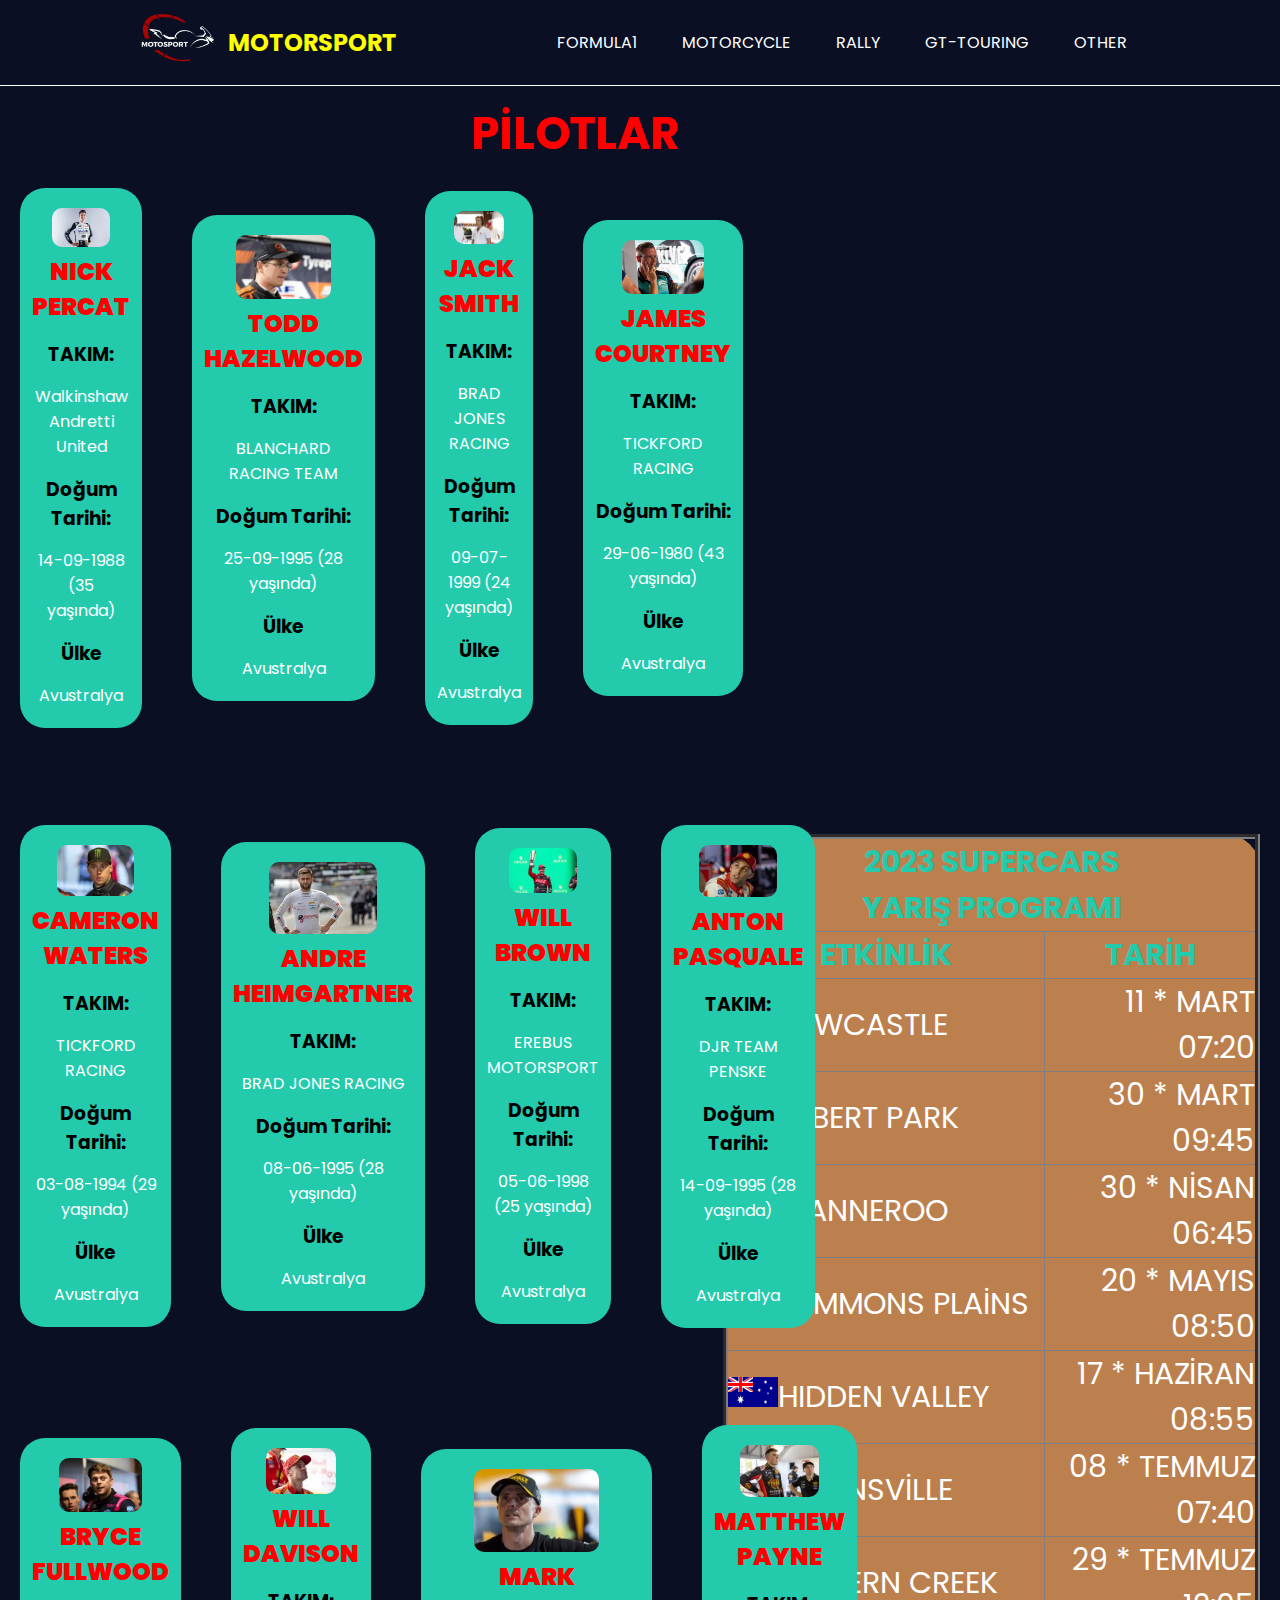
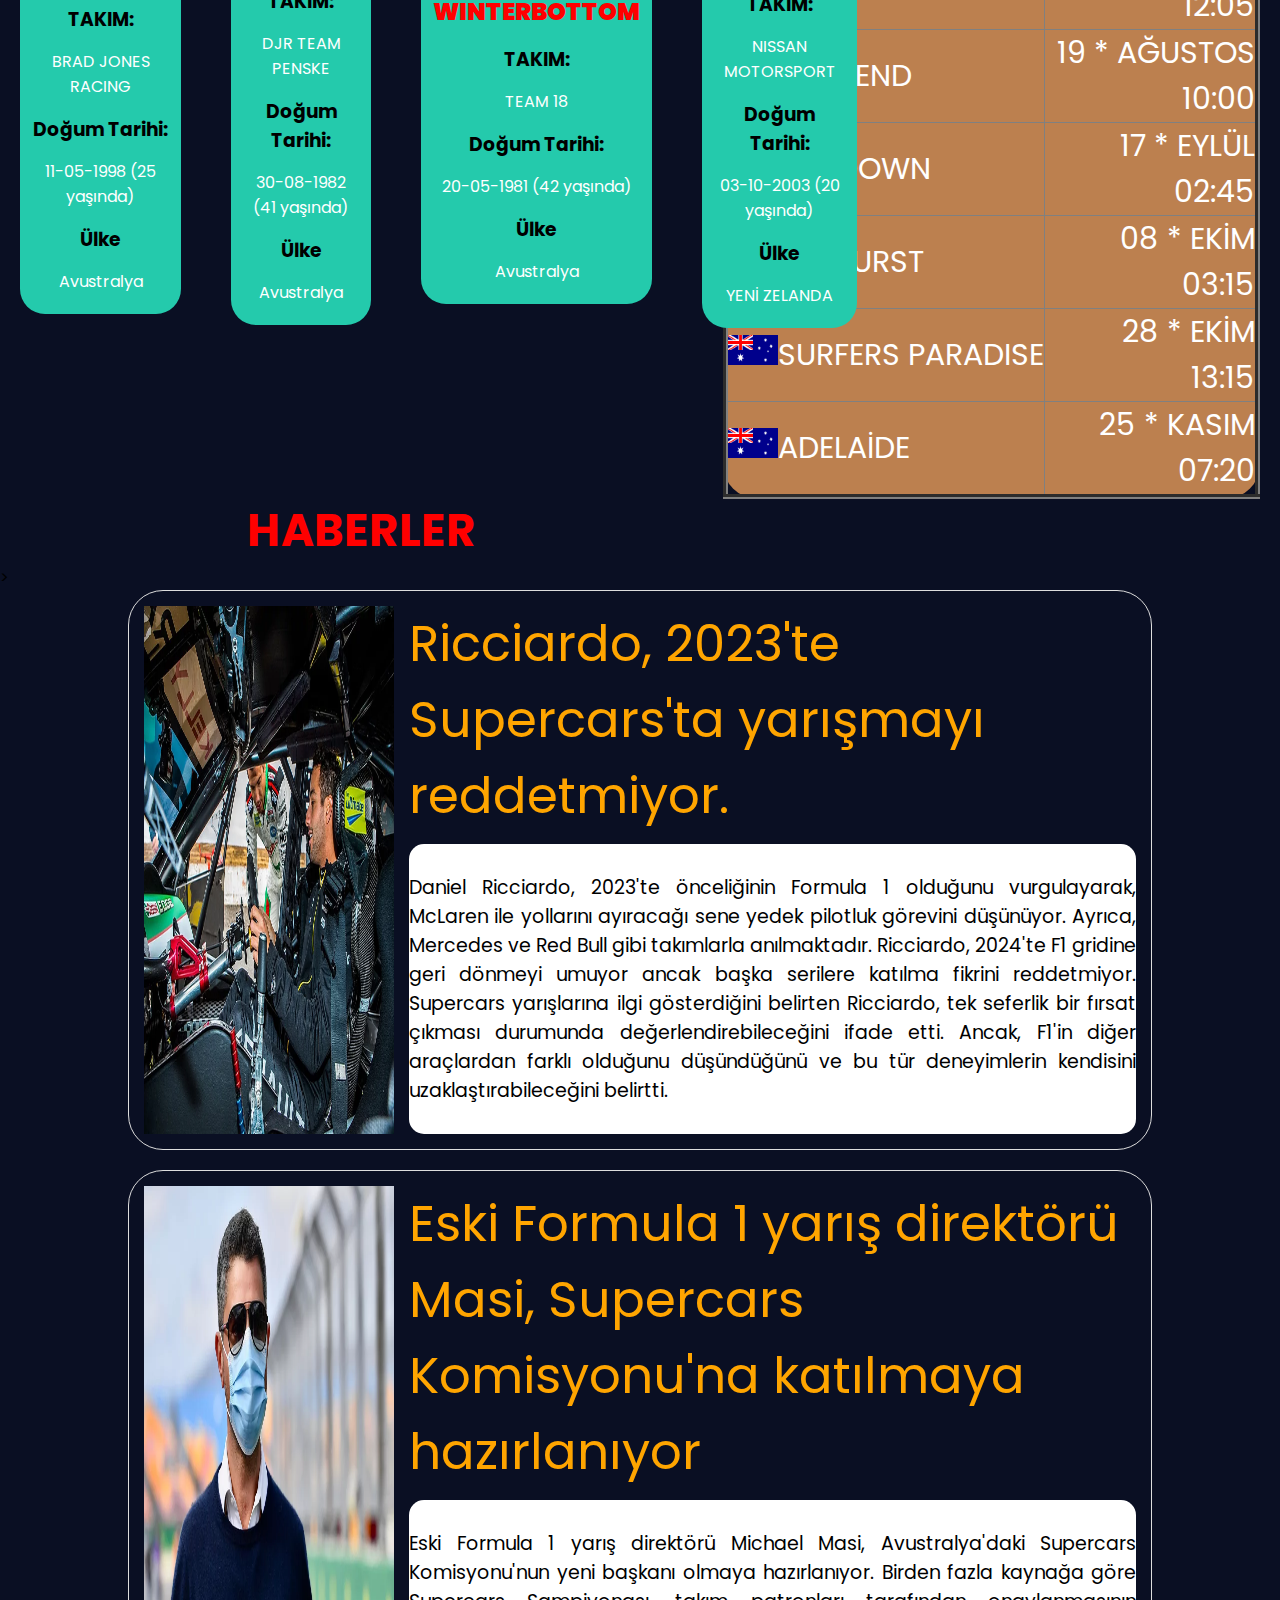
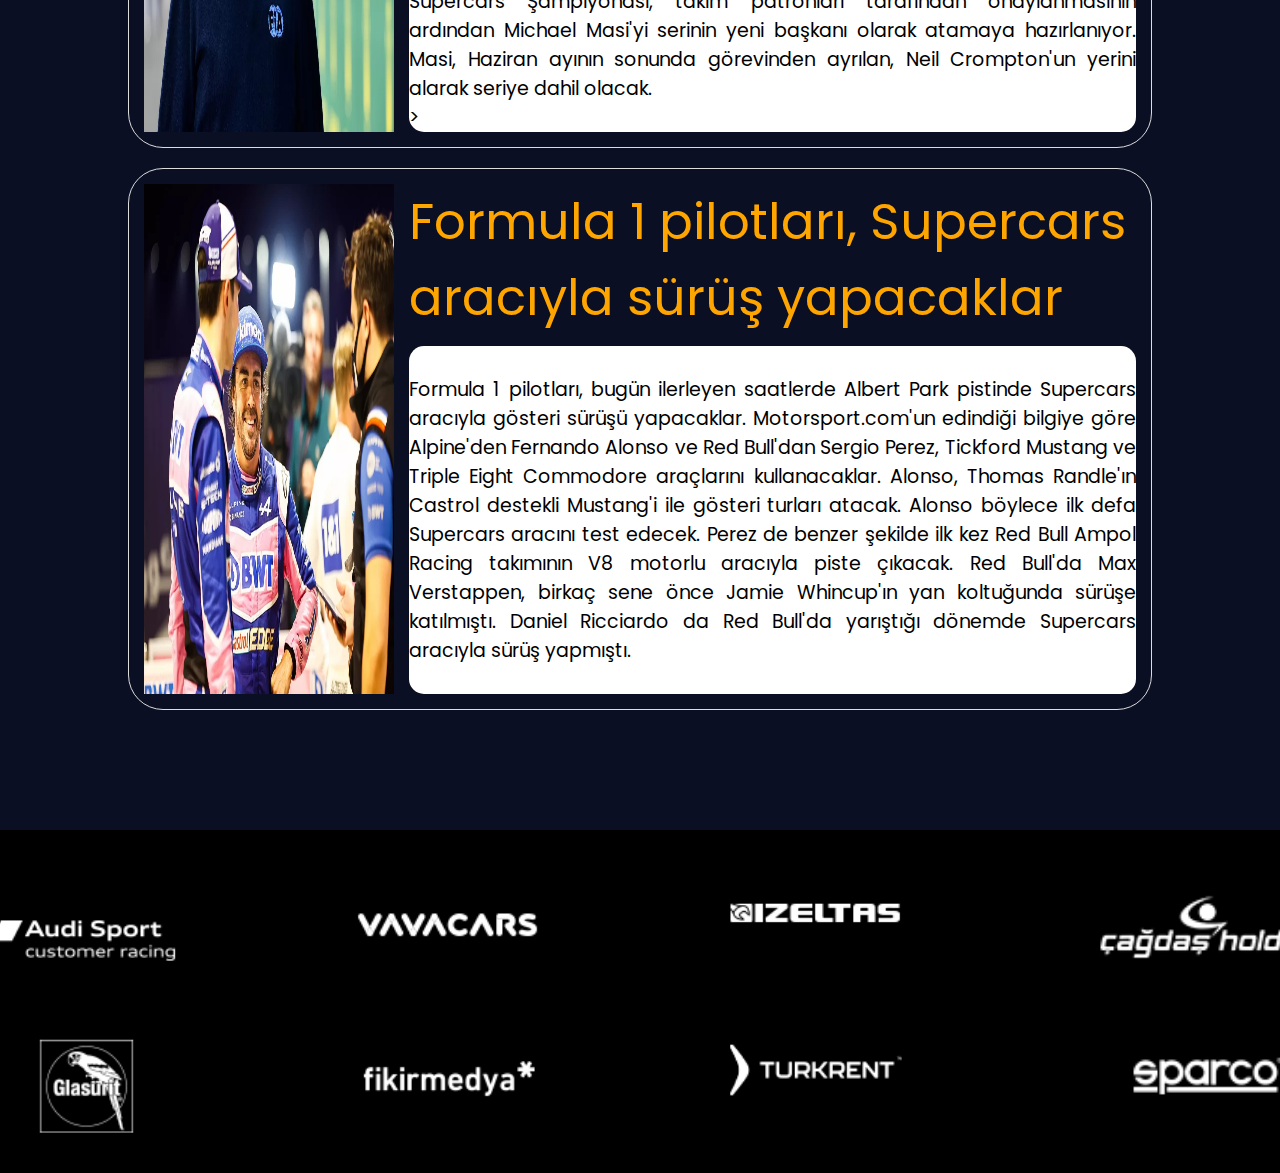
<file: website/html/supercars.html>
<!DOCTYPE html>
<html lang="en">
<head>
    <meta charset="UTF-8">
    <meta name="viewport" content="width=device-width, initial-scale=1.0">
    <title>MotorSport</title>
    <link rel="stylesheet" href="../css/supercars.css">
    <link href="https://fonts.googleapis.com/css2?family=Montserrat+Alternates:ital@1&family=Poppins:wght@200&display=swap" rel="stylesheet">
    <link rel="icon" type="image/png" sizes="32x32" href="../img/motorsportlogo.png">
</head>
<body>
    <header>
        <div class="navbar">
            <div class="logo"><a href="index.html"><img src="../img/motorsportlogo.png" alt="logo"></a>
            <h2><a href="index.html">MotorSport</a></h2>
        </div>
        <ul class="nav_links">
            <li class="dropdown">
                <a href="formula.html">FORMULA1</a>
            </li>
            <li class="dropdown">
                <a href="#MOTORCYCLE">MOTORCYCLE</a>
                <div class="dropdown-content">
                    <ul>
                        <li><a href="motogp.html">MOTOGP</a></li>
                        <li><a href="worldsuperbike.html">WORLD SUPERBIKE</a></li>
                    </ul>
                </div>
            </li>
            <li class="dropdown">
                <a href="#RALLY">RALLY</a>
                <div class="dropdown-content">
                    <ul>
                        <li><a href="wrc.html">WRC</a></li>
                        <li><a href="worldrallycross.html">WORLD RALLYCROSS</a></li>
                    </ul>
                </div>
            </li>
            <li class="dropdown">
                <a href="#GT-TOURING">GT-TOURING</a>
                <div class="dropdown-content">
                    <ul>
                        <li><a href="supercars.html">SUPERCARS</a></li>
                        <li><a href="nascar.html">NASCAR CUP</a></li>
                    </ul>
                </div>
            </li>
            <li class="dropdown">
                <a href="#OTHER">OTHER</a>
                <div class="dropdown-content">
                    <ul>
                    <li><a href="türksporcularımız.html">TÜRK SPORCULAR</a></li>
                    <li><a href="otomobil.html">OTOMOBİL</a></li>
                    </ul>
                </div>
            </li>
        </ul>
        </div>
    </header>
    <!-- SUPERCARS -->
    <section class=".content-container">
        <div class="pilots">
            <h2>PİLOTLAR</h2>
        </div>
        <div class="card">
            <div class="container">
                <img src="../img/nick-percat.jpg" alt="Avatar">
                <h2><b>NICK <br> PERCAT</b></h2>
                <h3>TAKIM:</h3><p> Walkinshaw Andretti United</p>
                <h3>Doğum Tarihi:</h3><p>14-09-1988 (35 yaşında)</p>
                <h3>Ülke</h3><p>Avustralya</p>
            </div>
            <div class="container">
                <img src="../img/todd-hazelwood.jpg" alt="Avatar">
                <h2><b>TODD <br> HAZELWOOD</b></h2>
                <h3>TAKIM:</h3><p> BLANCHARD RACING TEAM</p>
                <h3>Doğum Tarihi:</h3><p>25-09-1995 (28 yaşında)</p>
                <h3>Ülke</h3><p>Avustralya</p>
             </div>
             <div class="container">
                <img src="../img/jack-smith.jpg" alt="Avatar">
                <h2><b>JACK <br> SMITH</b></h2>
                <h3>TAKIM:</h3><p> BRAD JONES <br>RACING</p>
                <h3>Doğum Tarihi:</h3><p>09-07-1999 (24 yaşında)</p>
                <h3>Ülke</h3><p>Avustralya</p>
             </div>
             <div class="container">   
                <img src="../img/james-courtney.jpg" alt="Avatar">
                <h2><b>JAMES <br> COURTNEY</b></h2>
                <h3>TAKIM:</h3><p> TICKFORD <br> RACING</p>
                <h3>Doğum Tarihi:</h3><p>29-06-1980 (43 yaşında)</p>
                <h3>Ülke</h3><p>Avustralya</p>
             </div>
        </div>

        <div class="card">
            <div class="container">
                <img src="../img/cameron-waters.jpg" alt="Avatar">
                <h2><b>CAMERON <br> WATERS</b></h2>
                <h3>TAKIM:</h3><p> TICKFORD RACING</p>
                <h3>Doğum Tarihi:</h3><p>03-08-1994 (29 yaşında)</p>
                <h3>Ülke</h3><p>Avustralya</p>
            </div>
            <div class="container">
                <img src="../img/andre-heimgartner.jpg" alt="Avatar">
                <h2><b>ANDRE <br> HEIMGARTNER</b></h2>
                <h3>TAKIM:</h3><p> BRAD JONES RACING</p>
                <h3>Doğum Tarihi:</h3><p>08-06-1995 (28 yaşında)</p>
                <h3>Ülke</h3><p>Avustralya</p>
             </div>
             <div class="container">
                <img src="../img/will-brown.jpg" alt="Avatar">
                <h2><b>WILL <br> BROWN</b></h2>
                <h3>TAKIM:</h3><p> EREBUS MOTORSPORT</p>
                <h3>Doğum Tarihi:</h3><p>05-06-1998 (25 yaşında)</p>
                <h3>Ülke</h3><p>Avustralya</p>
             </div>
             <div class="container">   
                <img src="../img/anton-de-pasquale.jpg" alt="Avatar">
                <h2><b>ANTON <br> PASQUALE</b></h2>
                <h3>TAKIM:</h3><p>DJR TEAM PENSKE</p>
                <h3>Doğum Tarihi:</h3><p>14-09-1995 (28 yaşında)</p>
                <h3>Ülke</h3><p>Avustralya</p>
             </div>
        </div>

        <div class="card">
            <div class="container">
                <img src="../img/bryce-fullwood.jpg" alt="Avatar">
                <h2><b>BRYCE <br> FULLWOOD</b></h2>
                <h3>TAKIM:</h3><p> BRAD JONES RACING</p>
                <h3>Doğum Tarihi:</h3><p>11-05-1998 (25 yaşında)</p>
                <h3>Ülke</h3><p>Avustralya</p>
            </div>
            <div class="container">
                <img src="../img/will-davison.jpg" alt="Avatar">
                <h2><b>WILL <br> DAVISON</b></h2>
                <h3>TAKIM:</h3><p> DJR TEAM PENSKE</p>
                <h3>Doğum Tarihi:</h3><p>30-08-1982 (41 yaşında)</p>
                <h3>Ülke</h3><p> Avustralya</p>
             </div>
             <div class="container">
                <img src="../img/mark-winterbottom-.jpg" alt="Avatar">
                <h2><b>MARK <br> WINTERBOTTOM</b></h2>
                <h3>TAKIM:</h3><p> TEAM 18</p>
                <h3>Doğum Tarihi:</h3><p>20-05-1981 (42 yaşında)</p>
                <h3>Ülke</h3><p>Avustralya</p>
             </div>
             <div class="container">   
                <img src="../img/matthew-payne.jpg" alt="Avatar">
                <h2><b>MATTHEW <br> PAYNE</b></h2>
                <h3>TAKIM:</h3><p> NISSAN MOTORSPORT</p>
                <h3>Doğum Tarihi:</h3><p>03-10-2003 (20 yaşında)</p>
                <h3>Ülke</h3><p>YENİ ZELANDA</p>
             </div>
        </div>
          
                
            <table border="5" class="supercars">
                <tr>
                    <th colspan="2">2023 SUPERCARS <br>YARIŞ PROGRAMI</th>
                </tr>
                <tr>
                    <th>ETKİNLİK</th>
                    <th>TARİH</th>
                </tr>
                <tr>
                    <td><img src="../img/avustralya.jpg" alt="">NEWCASTLE</td>
                    <td>11 * MART<br>07:20</td>
                </tr>
                <tr>
                    <td><img src="../img/avustralya.jpg" alt="">ALBERT PARK</td>
                    <td>30 * MART<br>09:45</td>
                </tr>
                <tr>
                    <td><img src="../img/avustralya.jpg" alt="">WANNEROO</td>
                    <td>30 * NİSAN<br>06:45</td>
                </tr>
                <tr>
                    <td><img src="../img/avustralya.jpg" alt="">SYMMONS PLAİNS</td>
                    <td>20 * MAYIS<br>08:50</td>
                </tr>
                <tr>
                    <td><img src="../img/avustralya.jpg" alt="">HIDDEN VALLEY</td>
                    <td>17 * HAZİRAN<br>08:55</td>
                </tr>
                <tr>
                    <td><img src="../img/avustralya.jpg" alt="">TOWNSVİLLE</td>
                    <td>08 * TEMMUZ<br>07:40</td>
                </tr>
                <tr>
                    <td><img src="../img/avustralya.jpg" alt="">EASTERN CREEK</td>
                    <td>29 * TEMMUZ<br>12:05</td>
                </tr>
                <tr>
                    <td><img src="../img/avustralya.jpg" alt="">THE BEND</td>
                    <td>19 * AĞUSTOS<br>10:00</td>
                </tr>
                <tr>
                    <td><img src="../img/avustralya.jpg" alt="">SANDOWN</td>
                    <td>17 * EYLÜL<br>02:45</td>
                </tr>
                <tr>
                    <td><img src="../img/avustralya.jpg" alt="">BATHURST</td>
                    <td>08 * EKİM<br>03:15</td>
                </tr>
                <tr>
                    <td><img src="../img/avustralya.jpg" alt="">SURFERS PARADISE</td>
                    <td>28 * EKİM<br>13:15</td>
                </tr>
                <tr>
                    <td><img src="../img/avustralya.jpg" alt="">ADELAİDE</td>
                    <td>25 * KASIM<br>07:20</td>
                </tr>
            </table>
        </section>
        <section>
   
          
            <div class="habersection">
                <h2>HABERLER</h2>
            </div>
        
        <div class="h1">>
            <div class="haber">
                <img src="../img/sch1.jpg" alt="Haber Resmi" class="haber-resim">
                <div class="haber-icerik">
                    <div class="haber-baslik"> Ricciardo, 2023'te Supercars'ta yarışmayı reddetmiyor.</div>
                    <div class="haber-detay"><br><p>Daniel Ricciardo, 2023'te önceliğinin Formula 1 olduğunu vurgulayarak, McLaren ile yollarını ayıracağı sene yedek pilotluk görevini düşünüyor. Ayrıca, Mercedes ve Red Bull gibi takımlarla anılmaktadır. Ricciardo, 2024'te F1 gridine geri dönmeyi umuyor ancak başka serilere katılma fikrini reddetmiyor. Supercars yarışlarına ilgi gösterdiğini belirten Ricciardo, tek seferlik bir fırsat çıkması durumunda değerlendirebileceğini ifade etti. Ancak, F1'in diğer araçlardan farklı olduğunu düşündüğünü ve bu tür deneyimlerin kendisini uzaklaştırabileceğini belirtti.</p><br>
                </div>
            </div>
            </div>   
            <div class="haber">
                <img src="../img/sch2.jpg" alt="Haber Resmi" class="haber-resim">
                <div class="haber-icerik">
                    <div class="haber-baslik"> Eski Formula 1 yarış direktörü Masi, Supercars Komisyonu'na katılmaya hazırlanıyor</div>
                    <div class="haber-detay"><br><p>Eski Formula 1 yarış direktörü Michael Masi, Avustralya'daki Supercars Komisyonu'nun yeni başkanı olmaya hazırlanıyor.
                        Birden fazla kaynağa göre Supercars Şampiyonası, takım patronları tarafından onaylanmasının ardından Michael Masi'yi serinin yeni başkanı olarak atamaya hazırlanıyor.
                        Masi, Haziran ayının sonunda görevinden ayrılan, Neil Crompton'un yerini alarak seriye dahil olacak.</p>><br>
                </div>
            </div>
            </div>
            <div class="haber">
                <img src="../img/sch3.jpg" alt="Haber Resmi" class="haber-resim">
                <div class="haber-icerik">
                    <div class="haber-baslik"> Formula 1 pilotları, Supercars aracıyla sürüş yapacaklar</div>
                    <div class="haber-detay"><br><p>Formula 1 pilotları, bugün ilerleyen saatlerde Albert Park pistinde Supercars aracıyla gösteri sürüşü yapacaklar.
                        Motorsport.com'un edindiği bilgiye göre Alpine'den Fernando Alonso ve Red Bull'dan Sergio Perez, Tickford Mustang ve Triple Eight Commodore araçlarını kullanacaklar.
                        Alonso, Thomas Randle'ın Castrol destekli Mustang'i ile gösteri turları atacak. Alonso böylece ilk defa Supercars aracını test edecek.
                        Perez de benzer şekilde ilk kez Red Bull Ampol Racing takımının V8 motorlu aracıyla piste çıkacak.
                        Red Bull'da Max Verstappen, birkaç sene önce Jamie Whincup'ın yan koltuğunda sürüşe katılmıştı.
                        Daniel Ricciardo da Red Bull'da yarıştığı dönemde Supercars aracıyla sürüş yapmıştı.</p><br>
                    </div>
                </div>
            </div>
    </div>
    </section>
        <footer>
            <div class="resim-container">
                <a href="https://www.audi-mediacenter.com/en/customer-racing-273" target="_blank"><img src="../img/foot1.png" alt=""></a>
                <a href="https://tr.vava.cars/" target="_blank"><img src="../img/foot2.png" alt=""></a>
                <a href="https://izeltas.com.tr/" target="_blank"><img src="../img/foot3.png" alt=""></a>
                <a href="https://www.cagdasholding.com/" target="_blank"><img src="../img/foot4.png" alt=""></a>
            </div>
            <div class="resim-container-2">
                <a href="https://www.glasurit.com/tr/home" target="_blank"><img src="../img/foot5.png" alt=""></a>
                <a href="https://www.fikirmedya.com.tr/" target="_blank"><img src="../img/foot6.png" alt=""></a>
                <a href="https://www.turkrent.com.tr/" target="_blank"><img src="../img/foot7.png" alt=""></a>
                <a href="https://www.sparco.com.tr/" target="_blank"><img src="../img/foot8.png" alt=""></a>
            </div>
        </footer>
    </body>
    </html>
</file>
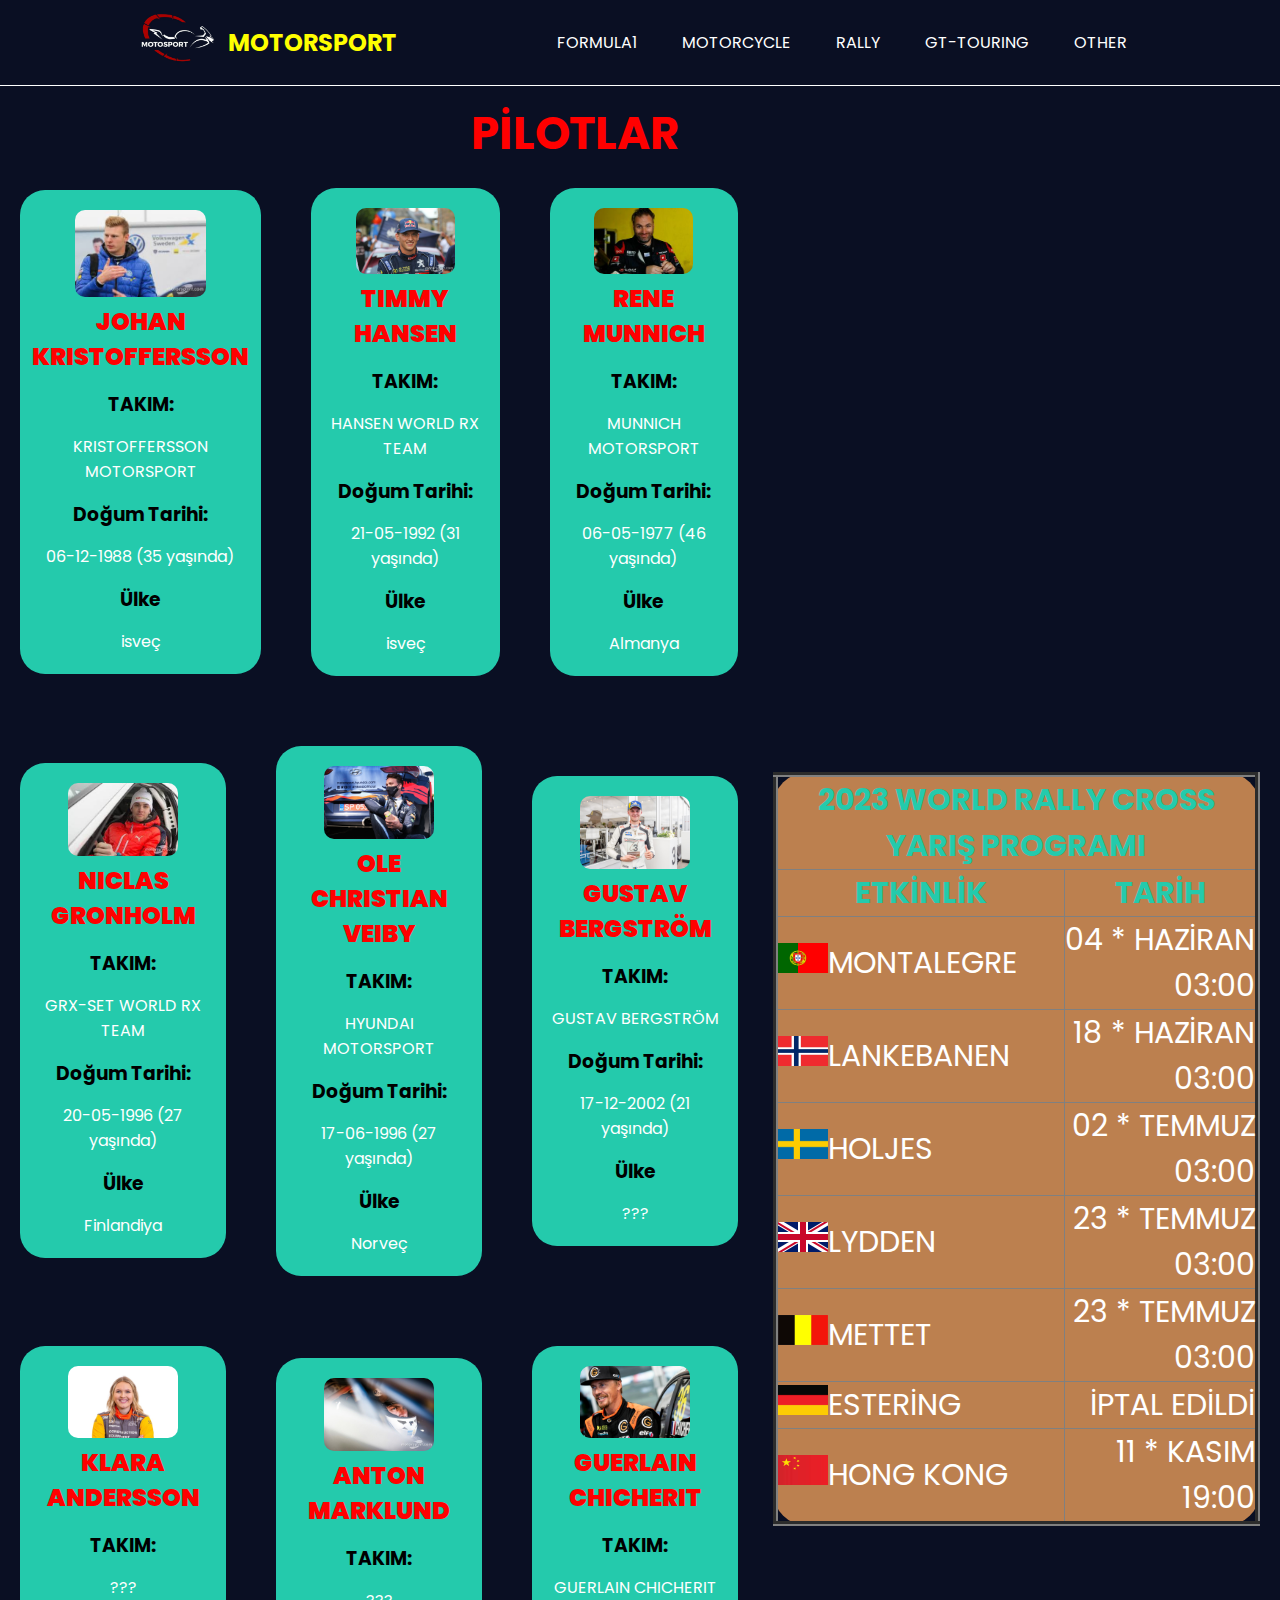
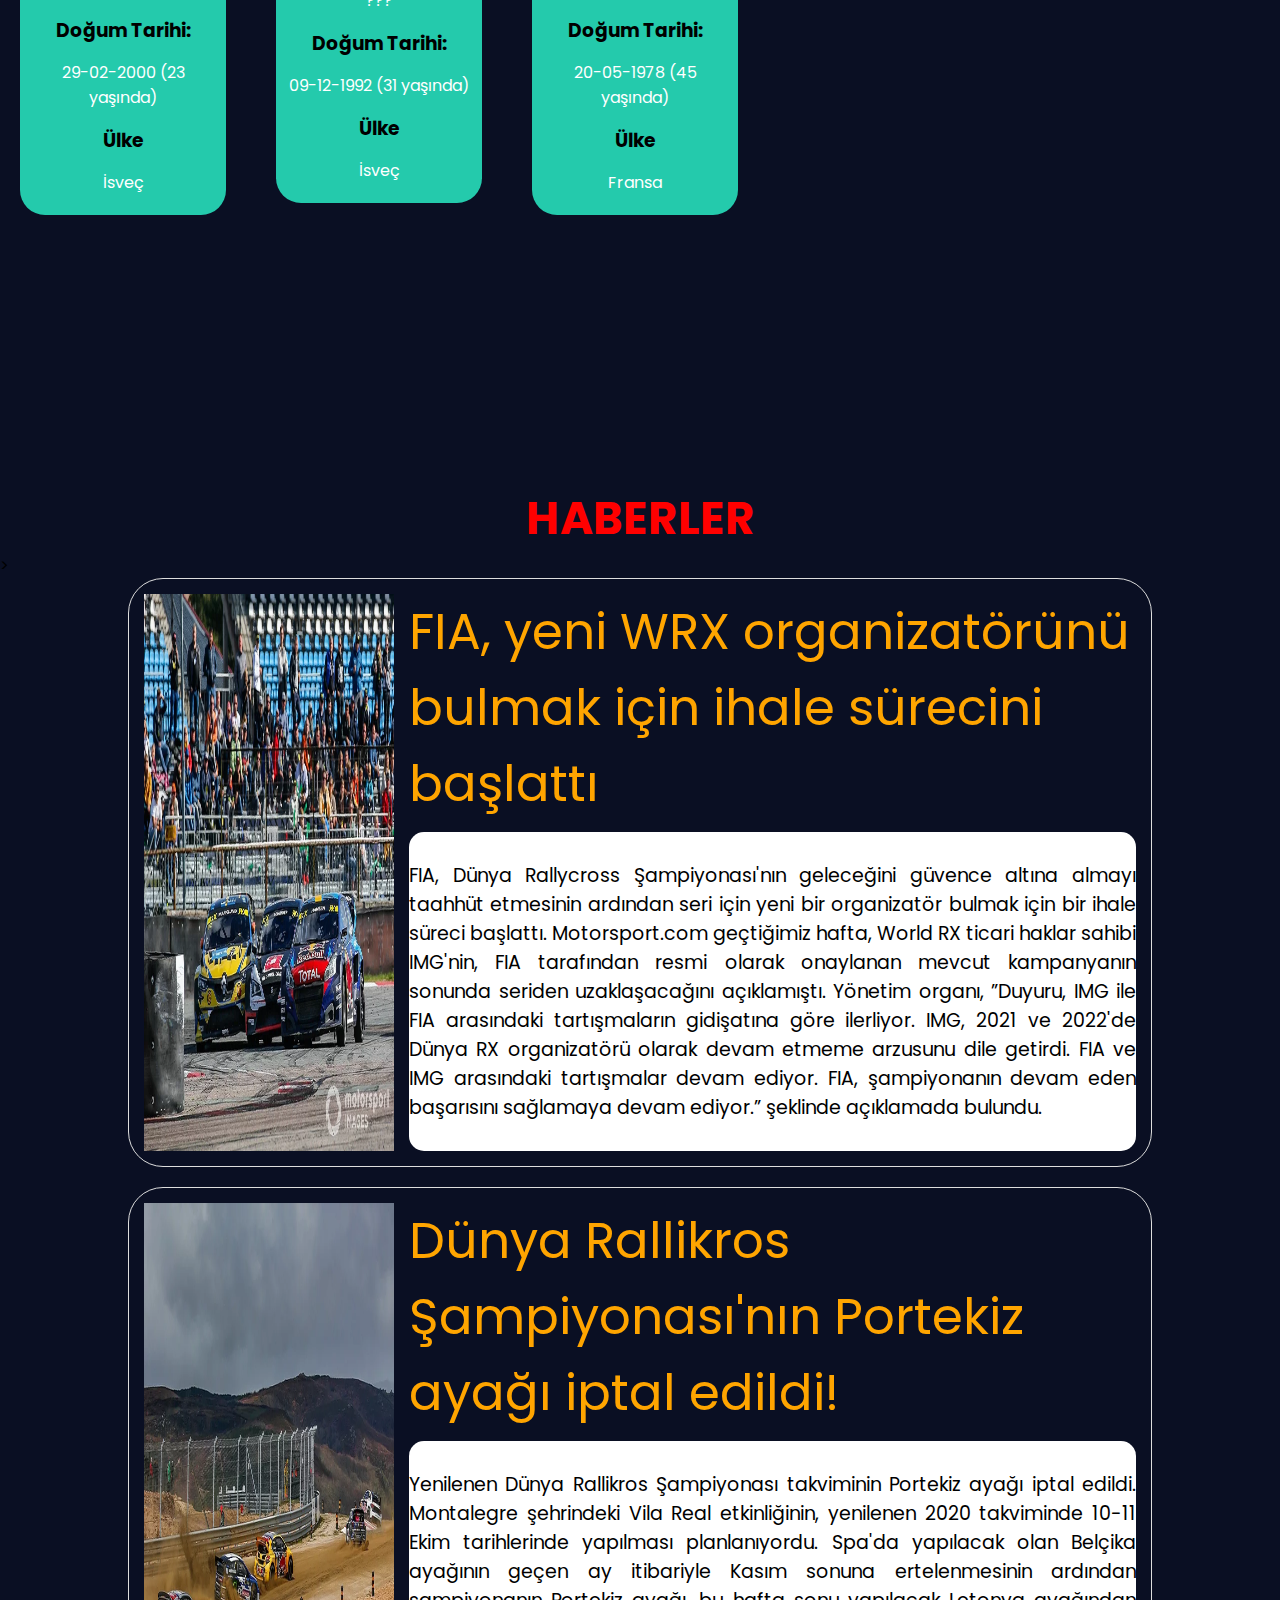
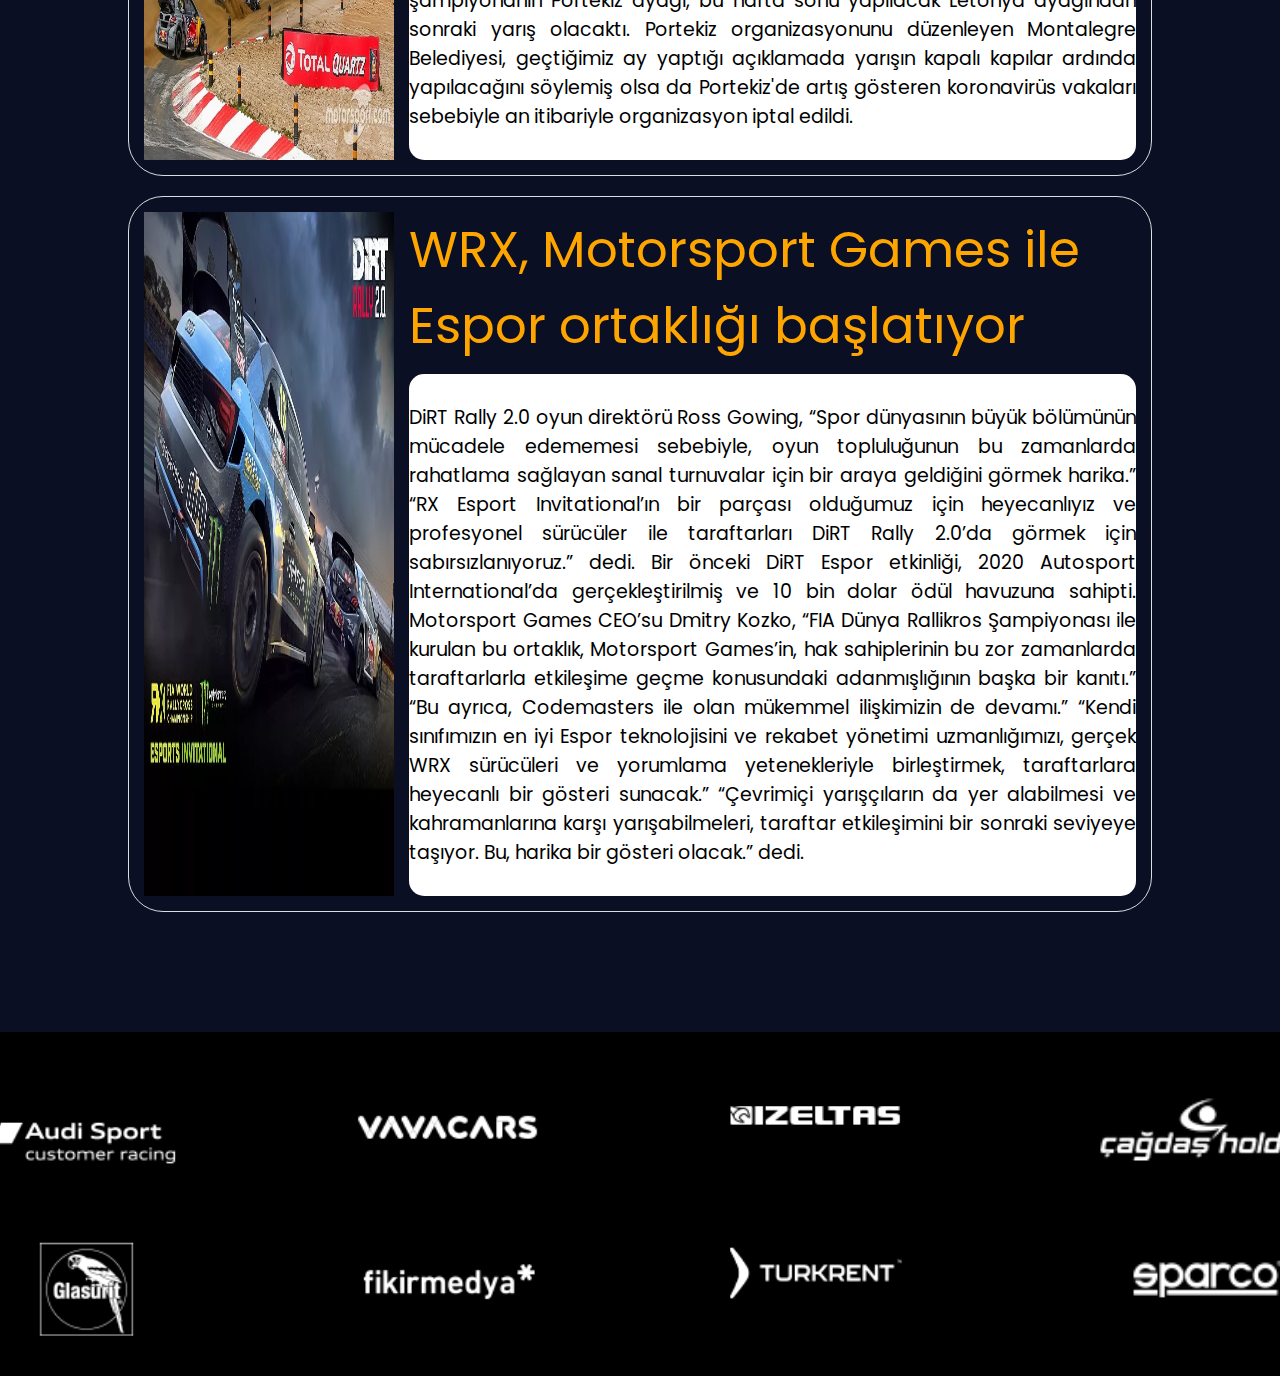
<file: website/html/worldrallycross.html>
<!DOCTYPE html>
<html lang="en">
<head>
    <meta charset="UTF-8">
    <meta name="viewport" content="width=device-width, initial-scale=1.0">
    <title>MotorSport</title>
    <link rel="stylesheet" href="../css/worldrallycross.css">
    <link href="https://fonts.googleapis.com/css2?family=Montserrat+Alternates:ital@1&family=Poppins:wght@200&display=swap" rel="stylesheet">
    <link rel="icon" type="image/png" sizes="32x32" href="../img/motorsportlogo.png">
</head>
<body>
    <header>
        <div class="navbar">
            <div class="logo"><a href="index.html"><img src="../img/motorsportlogo.png" alt="logo"></a>
            <h2><a href="index.html">MotorSport</a></h2>
        </div>
        <ul class="nav_links">
            <li class="dropdown">
                <a href="formula.html">FORMULA1</a>
            </li>
            <li class="dropdown">
                <a href="#MOTORCYCLE">MOTORCYCLE</a>
                <div class="dropdown-content">
                    <ul>
                        <li><a href="motogp.html">MOTOGP</a></li>
                        <li><a href="worldsuperbike.html">WORLD SUPERBIKE</a></li>
                    </ul>
                </div>
            </li>
            <li class="dropdown">
                <a href="#RALLY">RALLY</a>
                <div class="dropdown-content">
                    <ul>
                        <li><a href="wrc.html">WRC</a></li>
                        <li><a href="worldrallycross.html">WORLD RALLYCROSS</a></li>
                    </ul>
                </div>
            </li>
            <li class="dropdown">
                <a href="#GT-TOURING">GT-TOURING</a>
                <div class="dropdown-content">
                    <ul>
                        <li><a href="supercars.html">SUPERCARS</a></li>
                        <li><a href="nascar.html">NASCAR CUP</a></li>
                    </ul>
                </div>
            </li>
            <li class="dropdown">
                <a href="#OTHER">OTHER</a>
                <div class="dropdown-content">
                    <ul>
                    <li><a href="türksporcularımız.html">TÜRK SPORCULAR</a></li>
                    <li><a href="otomobil.html">OTOMOBİL</a></li>
                    </ul>
                </div>
            </li>
        </ul>
        </div>
    </header>
    <!-- WORLDRALLYCROSS -->
    <section class="content-container">
        <div class="pilots">
            <h2>PİLOTLAR</h2>
        </div>
        <div class="card">
            <div class="container">   
                <img src="../img/johankristofferson.jpg" alt="Avatar">
                <h2><b>JOHAN<br>KRISTOFFERSSON</b></h2>
                <h3>TAKIM:</h3><p> KRISTOFFERSSON MOTORSPORT</p>
                <h3>Doğum Tarihi:</h3><p>06-12-1988 (35 yaşında)</p>
                <h3>Ülke</h3><p>isveç</p>
             </div>
            <div class="container">
                <img src="../img/timmy-hansen.jpg" alt="Avatar">
                <h2><b>TIMMY<br>HANSEN</b></h2>
                <h3>TAKIM:</h3><p>HANSEN WORLD RX TEAM</p>
                <h3>Doğum Tarihi:</h3><p>21-05-1992 (31 yaşında)</p>
                <h3>Ülke</h3><p>isveç</p>
            </div>
            <div class="container">
                <img src="../img/rene-munnich.jpg" alt="Avatar">
                <h2><b>RENE<br>MUNNICH</b></h2>
                <h3>TAKIM:</h3><p>MUNNICH MOTORSPORT</p>
                <h3>Doğum Tarihi:</h3><p>06-05-1977 (46 yaşında)</p>
                <h3>Ülke</h3><p>Almanya</p>
             </div>
         
        </div>

        <div class="card">
            <div class="container">   
                <img src="../img/niclasgronholm.jpg" alt="Avatar">
                <h2><b>NICLAS <br> GRONHOLM</b></h2>
                <h3>TAKIM:</h3><p> GRX-SET WORLD RX TEAM</p>
                <h3>Doğum Tarihi:</h3><p>20-05-1996 (27 yaşında)</p>
                <h3>Ülke</h3><p>Finlandiya</p>
             </div>
            <div class="container">
                <img src="../img/ole-christian-veiby.jpg" alt="Avatar">
                <h2><b>OLE CHRISTIAN <br> VEIBY</b></h2>
                <h3>TAKIM:</h3><p> HYUNDAI MOTORSPORT</p>
                <h3>Doğum Tarihi:</h3><p>17-06-1996 (27 yaşında)</p>
                <h3>Ülke</h3><p>Norveç</p>
            </div>
            <div class="container">
                <img src="../img/gustav.jpg" alt="Avatar">
                <h2><b>GUSTAV<br>BERGSTRÖM</b></h2>
                <h3>TAKIM:</h3><p>GUSTAV BERGSTRÖM</p>
                <h3>Doğum Tarihi:</h3><p>17-12-2002 (21 yaşında)</p>
                <h3>Ülke</h3><p>???</p>
             </div>
             
        </div>

        <div class="card">
            <div class="container">
                <img src="../img/klaraandersson.jpg" alt="Avatar">
                <h2><b>KLARA<br>ANDERSSON</b></h2>
                <h3>TAKIM:</h3><p>???</p>
                <h3>Doğum Tarihi:</h3><p>29-02-2000 (23 yaşında)</p>
                <h3>Ülke</h3><p>İsveç</p>
             </div>
            
            <div class="container">
                <img src="../img/anton-marklund.jpg" alt="Avatar">
                <h2><b>ANTON<br>MARKLUND</b></h2>
                <h3>TAKIM:</h3><p>???</p>
                <h3>Doğum Tarihi:</h3><p>09-12-1992 (31 yaşında)</p>
                <h3>Ülke</h3><p>İsveç</p>
            </div>
            <div class="container">
                <img src="../img/guerlain.jpg" alt="Avatar">
                <h2><b>GUERLAIN<br>CHICHERIT</b></h2>
                <h3>TAKIM:</h3><p>GUERLAIN CHICHERIT</p>
                <h3>Doğum Tarihi:</h3><p>20-05-1978 (45 yaşında)</p>
                <h3>Ülke</h3><p>Fransa</p>
             </div>
        </div>
          
            <table border="5" class="worldrallycross">
                <tr>
                    <th colspan="2">2023 WORLD RALLY CROSS <br>YARIŞ PROGRAMI</th>
                </tr>
                <tr>
                    <th>ETKİNLİK</th>
                    <th>TARİH</th>
                </tr>
                <tr>
                    <td><img src="../img/portekiz.jpg" alt="">MONTALEGRE</td>
                    <td>04 * HAZİRAN<br>03:00</td>
                </tr>
                <tr>
                    <td><img src="../img/norveç.jpg" alt="">LANKEBANEN</td>
                    <td>18 * HAZİRAN<br>03:00</td>
                </tr>
                <tr>
                    <td><img src="../img/isveç.jpg" alt="">HOLJES</td>
                    <td>02 * TEMMUZ <br>03:00</td>
                </tr>
                <tr>
                    <td><img src="../img/britanya.jpg" alt="">LYDDEN</td>
                    <td>23 * TEMMUZ <br>03:00</td>
                </tr>
                <tr>
                    <td><img src="../img/belçika.jpg" alt="">METTET</td>
                    <td>23 * TEMMUZ <br>03:00</td>
                </tr>
                <tr>
                    <td><img src="../img/almanya.jpg" alt="">ESTERİNG</td>
                    <td>İPTAL EDİLDİ</td>
                </tr>
                <tr>
                    <td><img src="../img/çin.jpg" alt="">HONG KONG</td>
                    <td>11 * KASIM<BR>19:00</td>
                </tr>
            </table>
        </section>
        <section>
   
          
            <div class="habersection">
                <h2>HABERLER</h2>
            </div>
        
        <div class="h1">>
            <div class="haber">
                <img src="../img/wrcrossh1.jpg" alt="Haber Resmi" class="haber-resim">
                <div class="haber-icerik">
                    <div class="haber-baslik"> FIA, yeni WRX organizatörünü bulmak için ihale sürecini başlattı</div>
                    <div class="haber-detay"><br><p>FIA, Dünya Rallycross Şampiyonası'nın geleceğini güvence altına almayı taahhüt etmesinin ardından seri için yeni bir organizatör bulmak için bir ihale süreci başlattı.
                        Motorsport.com geçtiğimiz hafta, World RX ticari haklar sahibi IMG'nin, FIA tarafından resmi olarak onaylanan mevcut kampanyanın sonunda seriden uzaklaşacağını açıklamıştı.
                        Yönetim organı, ”Duyuru, IMG ile FIA arasındaki tartışmaların gidişatına göre ilerliyor. IMG, 2021 ve 2022'de Dünya RX organizatörü olarak devam etmeme arzusunu dile getirdi. FIA ve IMG arasındaki tartışmalar devam ediyor. FIA, şampiyonanın devam eden başarısını sağlamaya devam ediyor.” şeklinde açıklamada bulundu.</p><br>
                </div>
            </div>
            </div>   
            <div class="haber">
                <img src="../img/wrcrossh2.jpg" alt="Haber Resmi" class="haber-resim">
                <div class="haber-icerik">
                    <div class="haber-baslik"> Dünya Rallikros Şampiyonası'nın Portekiz ayağı iptal edildi!</div>
                    <div class="haber-detay"><br><p>Yenilenen Dünya Rallikros Şampiyonası takviminin Portekiz ayağı iptal edildi.
                        Montalegre şehrindeki Vila Real etkinliğinin, yenilenen 2020 takviminde 10-11 Ekim tarihlerinde yapılması planlanıyordu.
                        Spa'da yapılacak olan Belçika ayağının geçen ay itibariyle Kasım sonuna ertelenmesinin ardından şampiyonanın Portekiz ayağı, bu hafta sonu yapılacak Letonya ayağından sonraki yarış olacaktı.
                        Portekiz organizasyonunu düzenleyen Montalegre Belediyesi, geçtiğimiz ay yaptığı açıklamada yarışın kapalı kapılar ardında yapılacağını söylemiş olsa da Portekiz'de artış gösteren koronavirüs vakaları sebebiyle an itibariyle organizasyon iptal edildi.</p><br>
                    </div>
                </div>
            </div>
            <div class="haber">
                <img src="../img/wrcrossh3.jpg" alt="Haber Resmi" class="haber-resim">
                <div class="haber-icerik">
                    <div class="haber-baslik"> WRX, Motorsport Games ile Espor ortaklığı başlatıyor</div>
                    <div class="haber-detay"><br><p>
                        DiRT Rally 2.0 oyun direktörü Ross Gowing, “Spor dünyasının büyük bölümünün mücadele edememesi sebebiyle, oyun topluluğunun bu zamanlarda rahatlama sağlayan sanal turnuvalar için bir araya geldiğini görmek harika.”
                        “RX Esport Invitational’ın bir parçası olduğumuz için heyecanlıyız ve profesyonel sürücüler ile taraftarları DiRT Rally 2.0’da görmek için sabırsızlanıyoruz.” dedi.
                        Bir önceki DiRT Espor etkinliği, 2020 Autosport International’da gerçekleştirilmiş ve 10 bin dolar ödül havuzuna sahipti.
                        Motorsport Games CEO’su Dmitry Kozko, “FIA Dünya Rallikros Şampiyonası ile kurulan bu ortaklık, Motorsport Games’in, hak sahiplerinin bu zor zamanlarda taraftarlarla etkileşime geçme konusundaki adanmışlığının başka bir kanıtı.”
                        “Bu ayrıca, Codemasters ile olan mükemmel ilişkimizin de devamı.”
                        “Kendi sınıfımızın en iyi Espor teknolojisini ve rekabet yönetimi uzmanlığımızı, gerçek WRX sürücüleri ve yorumlama yetenekleriyle birleştirmek, taraftarlara heyecanlı bir gösteri sunacak.”
                        “Çevrimiçi yarışçıların da yer alabilmesi ve kahramanlarına karşı yarışabilmeleri, taraftar etkileşimini bir sonraki seviyeye taşıyor. Bu, harika bir gösteri olacak.” dedi.</p><br>
                    </div>
                </div>
            </div>
        </div>
    </div>
    </section>
        <footer>
            <div class="resim-container">
                <a href="https://www.audi-mediacenter.com/en/customer-racing-273" target="_blank"><img src="../img/foot1.png" alt=""></a>
                <a href="https://tr.vava.cars/" target="_blank"><img src="../img/foot2.png" alt=""></a>
                <a href="https://izeltas.com.tr/" target="_blank"><img src="../img/foot3.png" alt=""></a>
                <a href="https://www.cagdasholding.com/" target="_blank"><img src="../img/foot4.png" alt=""></a>
            </div>
            <div class="resim-container-2">
                <a href="https://www.glasurit.com/tr/home" target="_blank"><img src="../img/foot5.png" alt=""></a>
                <a href="https://www.fikirmedya.com.tr/" target="_blank"><img src="../img/foot6.png" alt=""></a>
                <a href="https://www.turkrent.com.tr/" target="_blank"><img src="../img/foot7.png" alt=""></a>
                <a href="https://www.sparco.com.tr/" target="_blank"><img src="../img/foot8.png" alt=""></a>
            </div>
        </footer>
        
    </body>
    </html>
</file>
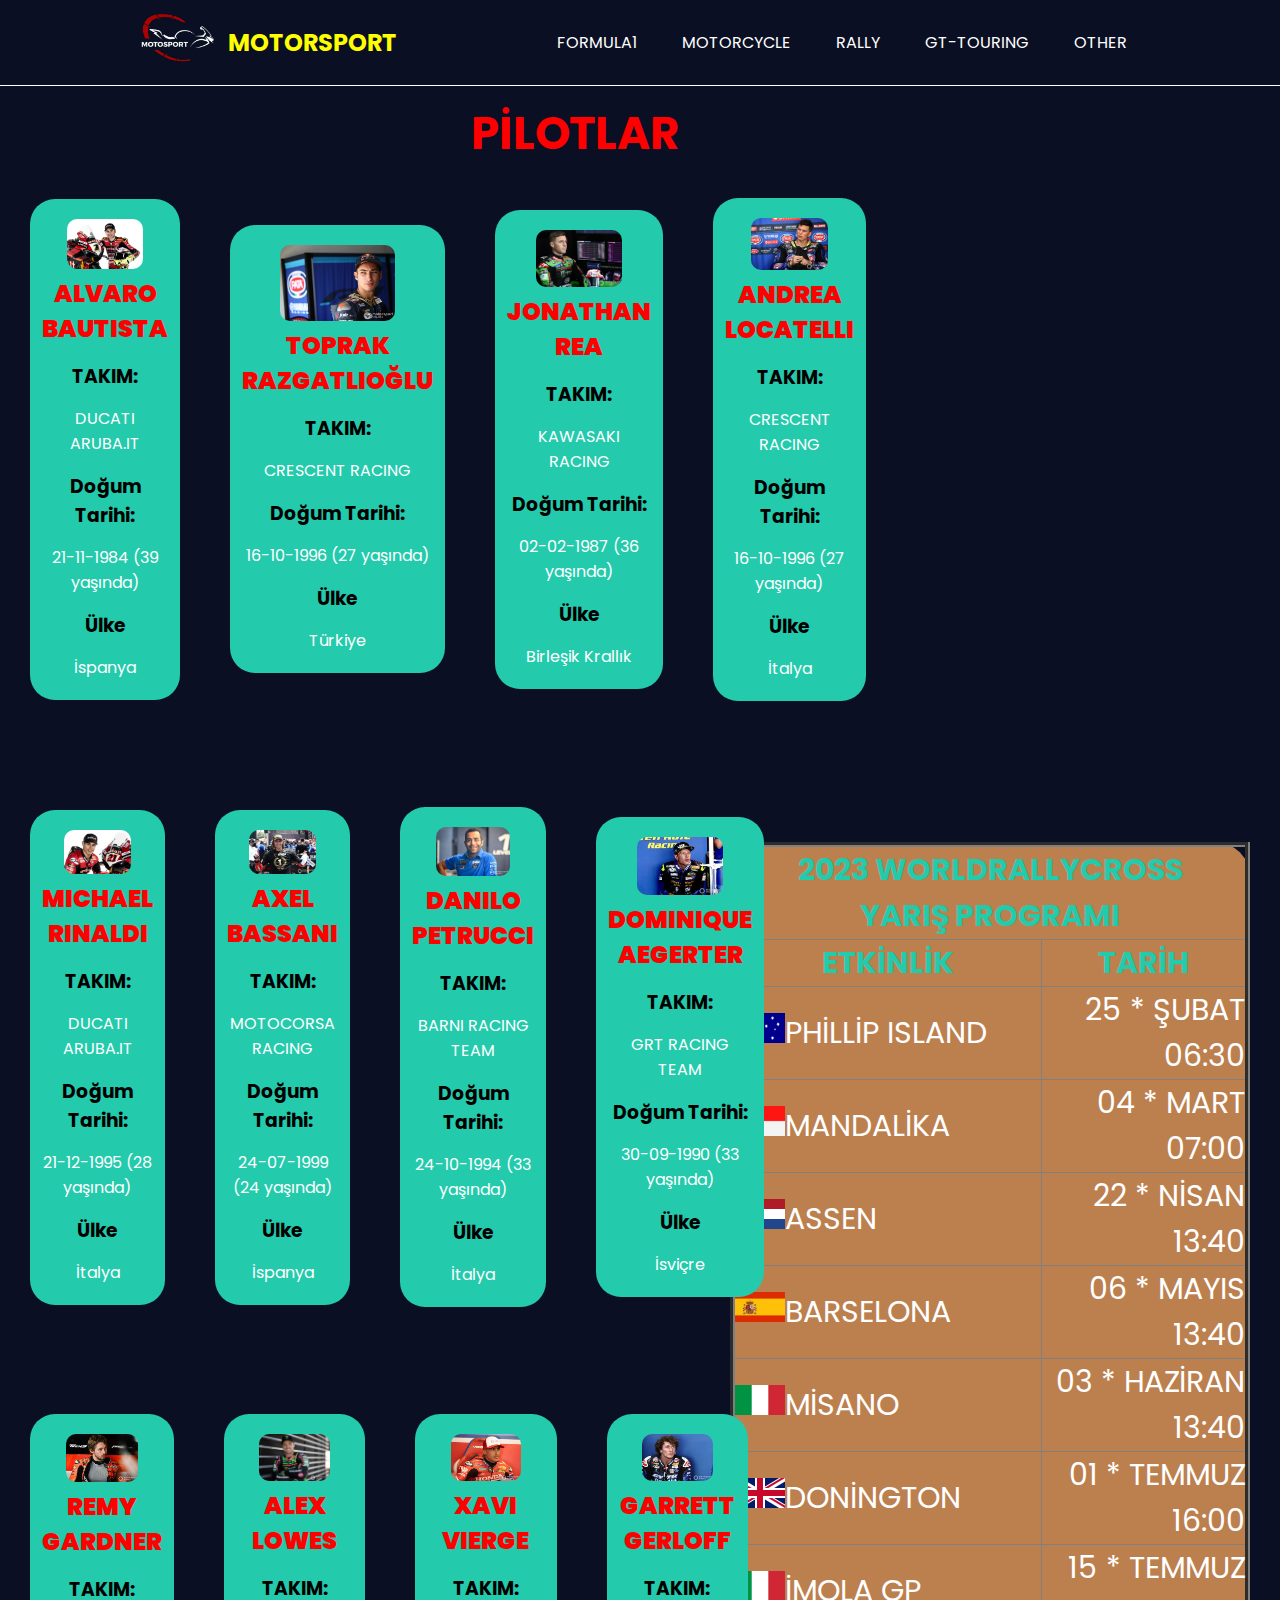
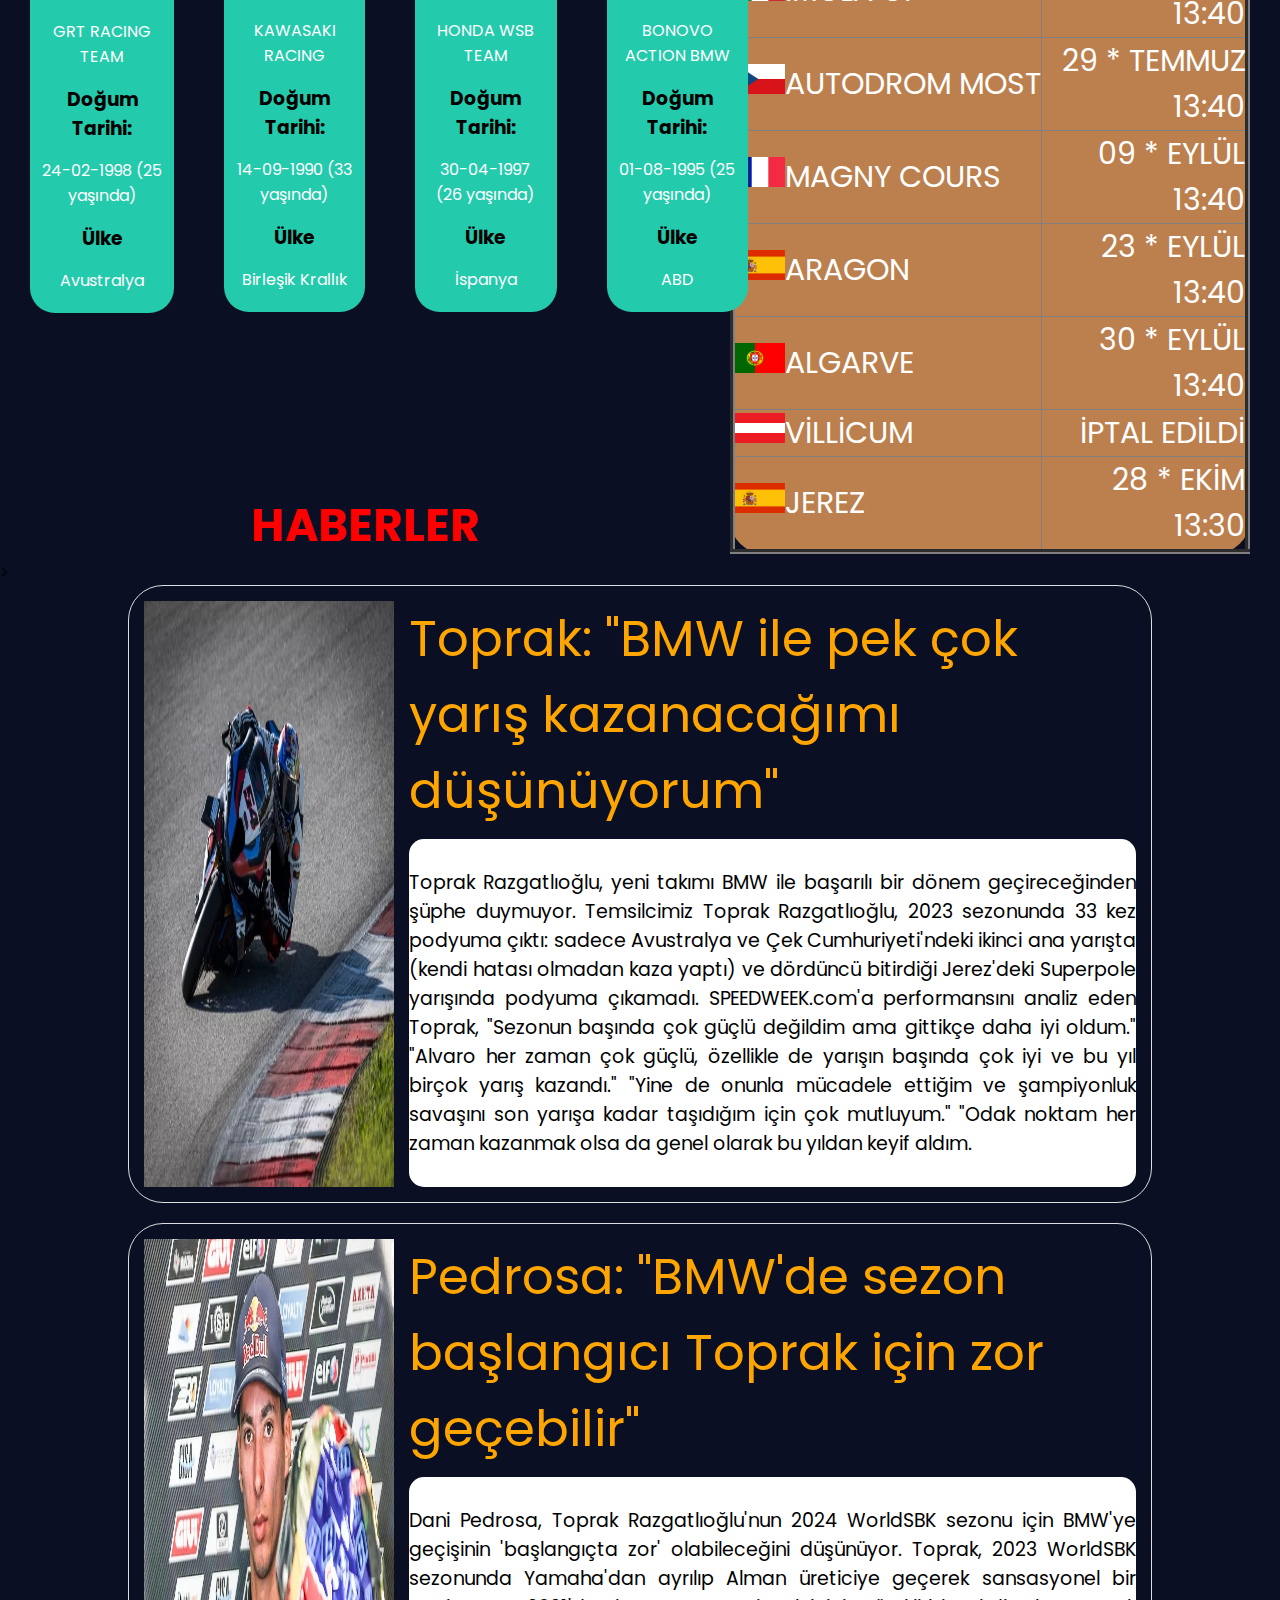
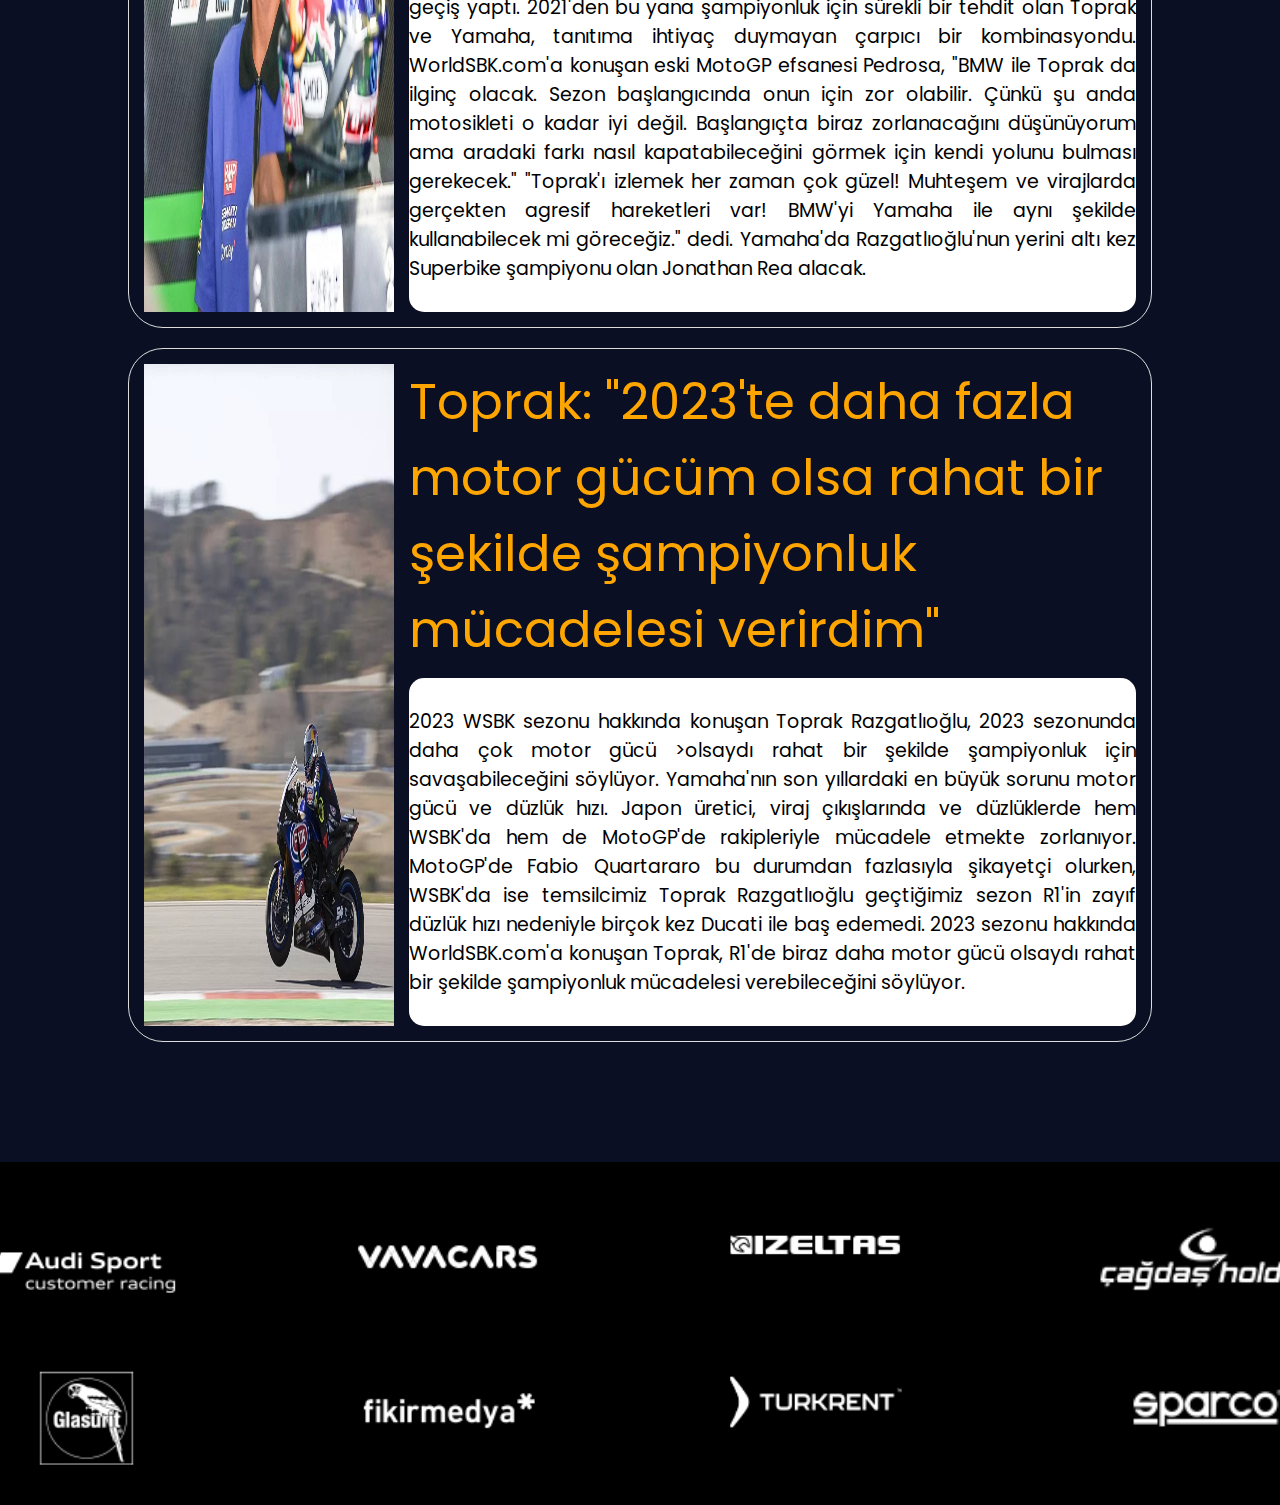
<file: website/html/worldsuperbike.html>
<!DOCTYPE html>
<html lang="en">
<head>
    <meta charset="UTF-8">
    <meta name="viewport" content="width=device-width, initial-scale=1.0">
    <title>MotorSport</title>
    <link rel="stylesheet" href="../css/worldsuperbike.css">
    <link href="https://fonts.googleapis.com/css2?family=Montserrat+Alternates:ital@1&family=Poppins:wght@200&display=swap" rel="stylesheet">
    <link rel="icon" type="image/png" sizes="32x32" href="../img/motorsportlogo.png">
</head>
<body>
    <header>
        <div class="navbar">
            <div class="logo"><a href="index.html"><img src="../img/motorsportlogo.png" alt="logo"></a>
            <h2><a href="index.html">MotorSport</a></h2>
        </div>
        <ul class="nav_links">
            <li class="dropdown">
                <a href="formula.html">FORMULA1</a>
            </li>
            <li class="dropdown">
                <a href="#MOTORCYCLE">MOTORCYCLE</a>
                <div class="dropdown-content">
                    <ul>
                        <li><a href="motogp.html">MOTOGP</a></li>
                        <li><a href="worldsuperbike.html">WORLD SUPERBIKE</a></li>
                    </ul>
                </div>
            </li>
            <li class="dropdown">
                <a href="#RALLY">RALLY</a>
                <div class="dropdown-content">
                    <ul>
                        <li><a href="wrc.html">WRC</a></li>
                        <li><a href="worldrallycross.html">WORLD RALLYCROSS</a></li>
                    </ul>
                </div>
            </li>
            <li class="dropdown">
                <a href="#GT-TOURING">GT-TOURING</a>
                <div class="dropdown-content">
                    <ul>
                        <li><a href="supercars.html">SUPERCARS</a></li>
                        <li><a href="nascar.html">NASCAR CUP</a></li>
                    </ul>
                </div>
            </li>
            <li class="dropdown">
                <a href="#OTHER">OTHER</a>
                <div class="dropdown-content">
                    <ul>
                    <li><a href="türksporcularımız.html">TÜRK SPORCULAR</a></li>
                    <li><a href="otomobil.html">OTOMOBİL</a></li>
                    </ul>
                </div>
            </li>
        </ul>
        </div>
    </header>
    <!-- WORLD SUPERBIKE -->
    <section class=".content-container">
            <div class="pilots">
                <h2>PİLOTLAR</h2>
            </div>
            <div class="card">
                <div class="container">
                    <img src="../img/alvaro-bautista.jpg" alt="Avatar">
                    <h2><b>ALVARO <br> BAUTISTA</b></h2>
                    <h3>TAKIM:</h3><p> DUCATI ARUBA.IT</p>
                    <h3>Doğum Tarihi:</h3><p>21-11-1984 (39 yaşında)</p>
                    <h3>Ülke</h3><p>İspanya</p>
                </div>
                <div class="container">
                    <img src="../img/toprak-razgatlioglu.jpg" alt="Avatar">
                    <h2><b>TOPRAK <br> RAZGATLIOĞLU</b></h2>
                    <h3>TAKIM:</h3><p> CRESCENT RACING</p>
                    <h3>Doğum Tarihi:</h3><p>16-10-1996 (27 yaşında)</p>
                    <h3>Ülke</h3><p>Türkiye</p>
                 </div>
                 <div class="container">
                    <img src="../img/jonathan-rea.jpg" alt="Avatar">
                    <h2><b>JONATHAN <br> REA</b></h2>
                    <h3>TAKIM:</h3><p> KAWASAKI RACING</p>
                    <h3>Doğum Tarihi:</h3><p>02-02-1987 (36 yaşında)</p>
                    <h3>Ülke</h3><p>Birleşik Krallık</p>
                 </div>
                 <div class="container">   
                    <img src="../img/andrea-locatelli.jpg" alt="Avatar">
                    <h2><b>ANDREA <br> LOCATELLI</b></h2>
                    <h3>TAKIM:</h3><p> CRESCENT RACING</p>
                    <h3>Doğum Tarihi:</h3><p>16-10-1996 (27 yaşında)</p>
                    <h3>Ülke</h3><p>İtalya</p>
                 </div>
            </div>
    
            <div class="card">
                <div class="container">
                    <img src="../img/michael-ruben-rinaldi.jpg" alt="Avatar">
                    <h2><b>MICHAEL <br> RINALDI</b></h2>
                    <h3>TAKIM:</h3><p> DUCATI ARUBA.IT</p>
                    <h3>Doğum Tarihi:</h3><p>21-12-1995 (28 yaşında)</p>
                    <h3>Ülke</h3><p>İtalya</p>
                </div>
                <div class="container">
                    <img src="../img/axel-bassani.jpg" alt="Avatar">
                    <h2><b>AXEL <br> BASSANI</b></h2>
                    <h3>TAKIM:</h3><p> MOTOCORSA RACING</p>
                    <h3>Doğum Tarihi:</h3><p>24-07-1999 (24 yaşında)</p>
                    <h3>Ülke</h3><p>İspanya</p>
                 </div>
                 <div class="container">   
                    <img src="../img/danilo-petrucci.jpg" alt="Avatar">
                    <h2><b>DANILO <br> PETRUCCI</b></h2>
                    <h3>TAKIM:</h3><p>BARNI RACING TEAM</p>
                    <h3>Doğum Tarihi:</h3><p>24-10-1994 (33 yaşında)</p>
                    <h3>Ülke</h3><p>İtalya</p>
                 </div>
                 <div class="container">
                    <img src="../img/dominique.jpg" alt="Avatar">
                    <h2><b>DOMINIQUE <br> AEGERTER</b></h2>
                    <h3>TAKIM:</h3><p> GRT RACING TEAM</p>
                    <h3>Doğum Tarihi:</h3><p>30-09-1990 (33 yaşında)</p>
                    <h3>Ülke</h3><p>İsviçre</p>
                 </div>
            </div>
    
            <div class="card">
                <div class="container">
                    <img src="../img/remy.jpg" alt="Avatar">
                    <h2><b>REMY <br> GARDNER</b></h2>
                    <h3>TAKIM:</h3><p> GRT RACING TEAM</p>
                    <h3>Doğum Tarihi:</h3><p>24-02-1998 (25 yaşında)</p>
                    <h3>Ülke</h3><p>Avustralya</p>
                </div>
                <div class="container">
                    <img src="../img/alex-lowes.jpg" alt="Avatar">
                    <h2><b>ALEX <br> LOWES</b></h2>
                    <h3>TAKIM:</h3><p> KAWASAKI RACING</p>
                    <h3>Doğum Tarihi:</h3><p>14-09-1990 (33 yaşında)</p>
                    <h3>Ülke</h3><p>Birleşik Krallık</p>
                 </div>
                 <div class="container">
                    <img src="../img/xavi.jpg" alt="Avatar">
                    <h2><b>XAVI <br> VIERGE</b></h2>
                    <h3>TAKIM:</h3><p> HONDA WSB TEAM</p>
                    <h3>Doğum Tarihi:</h3><p>30-04-1997 (26 yaşında)</p>
                    <h3>Ülke</h3><p>İspanya</p>
                 </div>
                 <div class="container">   
                    <img src="../img/garrett.jpg" alt="Avatar">
                    <h2><b>GARRETT <br> GERLOFF</b></h2>
                    <h3>TAKIM:</h3><p> BONOVO ACTION BMW</p>
                    <h3>Doğum Tarihi:</h3><p>01-08-1995 (25 yaşında)</p>
                    <h3>Ülke</h3><p>ABD</p>
                 </div>
            </div>
            <table border="5" class="worldsuperbike">
                <tr>
                    <th colspan="2">2023 WORLDRALLYCROSS <br>YARIŞ PROGRAMI</th>
                </tr>
                <tr>
                    <th>ETKİNLİK</th>
                    <th>TARİH</th>
                </tr>
                <tr>
                    <td><img src="../img/avustralya.jpg" alt="">PHİLLİP ISLAND</td>
                    <td>25 * ŞUBAT<br>06:30</td>
                </tr>
                <tr>
                    <td><img src="../img/endonezya.jpg" alt="">MANDALİKA</td>
                    <td>04 * MART <br>07:00</td>
                </tr>
                <tr>
                    <td><img src="../img/hollanda.jpg" alt="">ASSEN</td>
                    <td>22 * NİSAN <br>13:40</td>
                </tr>
                <tr>
                    <td><img src="../img/ispanya.jpg" alt="">BARSELONA</td>
                    <td>06 * MAYIS <br>13:40</td>
                </tr>
                <tr>
                    <td><img src="../img/italya.jpg" alt="">MİSANO</td>
                    <td>03 * HAZİRAN<br>13:40</td>
                </tr>
                <tr>
                    <td><img src="../img/britanya.jpg" alt="">DONİNGTON</td>
                    <td>01 * TEMMUZ<BR>16:00</td>
                </tr>
                <tr>
                    <td><img src="../img/italya.jpg" alt="">İMOLA GP</td>
                    <td>15 * TEMMUZ <br>13:40</td>
                </tr>
                <tr>
                    <td><img src="../img/ÇEK.jpg" alt="">AUTODROM MOST</td>
                    <td>29 * TEMMUZ<br>13:40</td>
                </tr>
                <tr>
                    <td><img src="../img/fransa.jpg" alt="">MAGNY COURS</td>
                    <td>09 * EYLÜL <br>13:40</td>
                </tr>
                <tr>
                    <td><img src="../img/ispanya.jpg" alt="">ARAGON</td>
                    <td>23 * EYLÜL <br>13:40</td>
                </tr>
                <tr>
                    <td><img src="../img/portekiz.jpg" alt="">ALGARVE</td>
                    <td>30 * EYLÜL <br>13:40</td>
                </tr>
                <tr>
                    <td><img src="../img/avusturya.jpg" alt="">VİLLİCUM</td>
                    <td> İPTAL EDİLDİ </td>
                </tr>
                <tr>
                    <td><img src="../img/ispanya.jpg" alt="">JEREZ</td>
                    <td>28 * EKİM  <br>13:30</td>
                </tr>
            </table>
    </section>
    <section>
   
        <div>
            <div class="habersection">
                <h2>HABERLER</h2>
            </div>
        
        <div class="h1">>
            <div class="haber">
                <img src="../img/wsbh1.jpg" alt="Haber Resmi" class="haber-resim">
                <div class="haber-icerik">
                    <div class="haber-baslik"> Toprak: "BMW ile pek çok yarış kazanacağımı düşünüyorum"</div>
                    <div class="haber-detay"><br><p>Toprak Razgatlıoğlu, yeni takımı BMW ile başarılı bir dönem geçireceğinden şüphe duymuyor. Temsilcimiz Toprak Razgatlıoğlu, 2023 sezonunda 33 kez podyuma çıktı:
                        sadece Avustralya ve Çek Cumhuriyeti'ndeki ikinci ana yarışta
                        (kendi hatası olmadan kaza yaptı) ve dördüncü bitirdiği Jerez'deki Superpole
                        yarışında podyuma çıkamadı. SPEEDWEEK.com'a performansını analiz eden Toprak, "Sezonun başında
                        çok güçlü değildim ama gittikçe daha iyi oldum." "Alvaro her zaman çok güçlü, özellikle de yarışın başında çok iyi ve bu yıl birçok yarış kazandı." "Yine de onunla mücadele ettiğim ve şampiyonluk savaşını son yarışa
                        kadar taşıdığım için çok mutluyum." "Odak noktam her zaman kazanmak olsa da genel olarak bu yıldan keyif aldım.</p><br>
                    </div>
                </div>
            </div>
                
            <div class="haber">
                <img src="../img/wsbh2.jpg" alt="Haber Resmi" class="haber-resim">
                <div class="haber-icerik">
                    <div class="haber-baslik"> Pedrosa: "BMW'de sezon başlangıcı Toprak için zor geçebilir"</div>
                    <div class="haber-detay"><br><p>Dani Pedrosa, Toprak Razgatlıoğlu'nun 2024 WorldSBK sezonu için BMW'ye geçişinin 'başlangıçta zor' olabileceğini düşünüyor.
                        Toprak, 2023 WorldSBK sezonunda Yamaha'dan ayrılıp Alman üreticiye geçerek sansasyonel bir geçiş yaptı.
                        2021'den bu yana şampiyonluk için sürekli bir tehdit olan Toprak ve Yamaha, tanıtıma ihtiyaç duymayan çarpıcı bir kombinasyondu.
                        WorldSBK.com'a konuşan eski MotoGP efsanesi Pedrosa, "BMW ile Toprak da ilginç olacak. Sezon başlangıcında onun için zor olabilir. Çünkü şu anda motosikleti o kadar iyi değil. Başlangıçta biraz zorlanacağını düşünüyorum ama aradaki farkı nasıl kapatabileceğini görmek için kendi yolunu bulması gerekecek."
                        "Toprak'ı izlemek her zaman çok güzel! Muhteşem ve virajlarda gerçekten agresif hareketleri var! BMW'yi Yamaha ile aynı şekilde kullanabilecek mi göreceğiz." dedi.
                        Yamaha'da Razgatlıoğlu'nun yerini altı kez Superbike şampiyonu olan Jonathan Rea alacak.</p><br>
                    </div>
                </div>
            </div>
            <div class="haber">
                <img src="../img/wsbh3.jpg" alt="Haber Resmi" class="haber-resim">
                <div class="haber-icerik">
                    <div class="haber-baslik"> Toprak: "2023'te daha fazla motor gücüm olsa rahat bir şekilde şampiyonluk mücadelesi verirdim"</div>
                    <div class="haber-detay"><br><p>2023 WSBK sezonu hakkında konuşan Toprak Razgatlıoğlu, 2023 sezonunda daha çok motor gücü >olsaydı rahat bir şekilde şampiyonluk için savaşabileceğini söylüyor.
                        Yamaha'nın son yıllardaki en büyük sorunu motor gücü ve düzlük hızı. Japon üretici, viraj çıkışlarında ve düzlüklerde hem WSBK'da hem de MotoGP'de rakipleriyle mücadele etmekte zorlanıyor.
                        MotoGP'de Fabio Quartararo bu durumdan fazlasıyla şikayetçi olurken, WSBK'da ise temsilcimiz Toprak Razgatlıoğlu geçtiğimiz sezon R1'in zayıf düzlük hızı nedeniyle birçok kez Ducati ile baş edemedi.
                        2023 sezonu hakkında WorldSBK.com'a konuşan Toprak, R1'de biraz daha motor gücü olsaydı rahat bir şekilde şampiyonluk mücadelesi verebileceğini söylüyor.</p><br>
                        
                </div>
            </div>
        </div>
    </div>
    </section>
    <footer>
        <div class="resim-container">
            <a href="https://www.audi-mediacenter.com/en/customer-racing-273" target="_blank"><img src="../img/foot1.png" alt=""></a>
            <a href="https://tr.vava.cars/" target="_blank"><img src="../img/foot2.png" alt=""></a>
            <a href="https://izeltas.com.tr/" target="_blank"><img src="../img/foot3.png" alt=""></a>
            <a href="https://www.cagdasholding.com/" target="_blank"><img src="../img/foot4.png" alt=""></a>
        </div>
        <div class="resim-container-2">
            <a href="https://www.glasurit.com/tr/home" target="_blank"><img src="../img/foot5.png" alt=""></a>
            <a href="https://www.fikirmedya.com.tr/" target="_blank"><img src="../img/foot6.png" alt=""></a>
            <a href="https://www.turkrent.com.tr/" target="_blank"><img src="../img/foot7.png" alt=""></a>
            <a href="https://www.sparco.com.tr/" target="_blank"><img src="../img/foot8.png" alt=""></a>
        </div>
    </footer>
    </section>
</body>
</html>
</file>
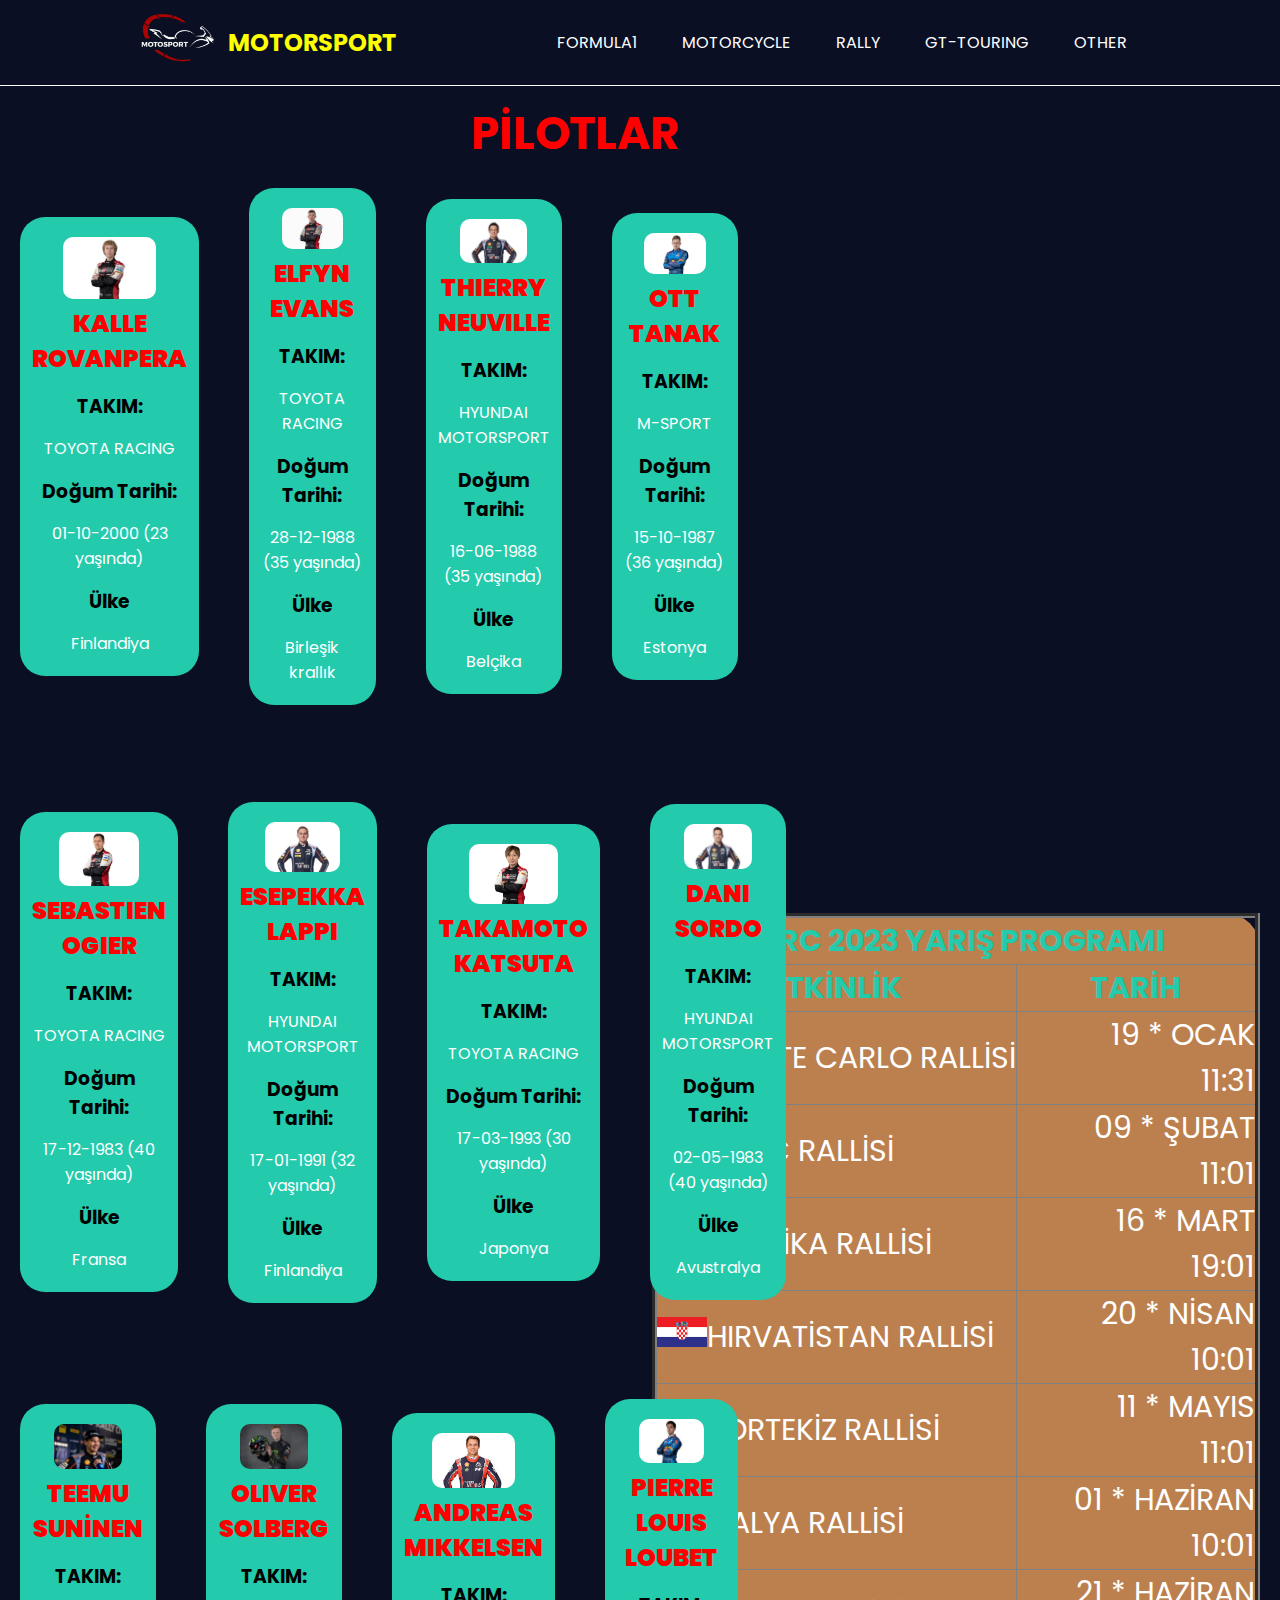
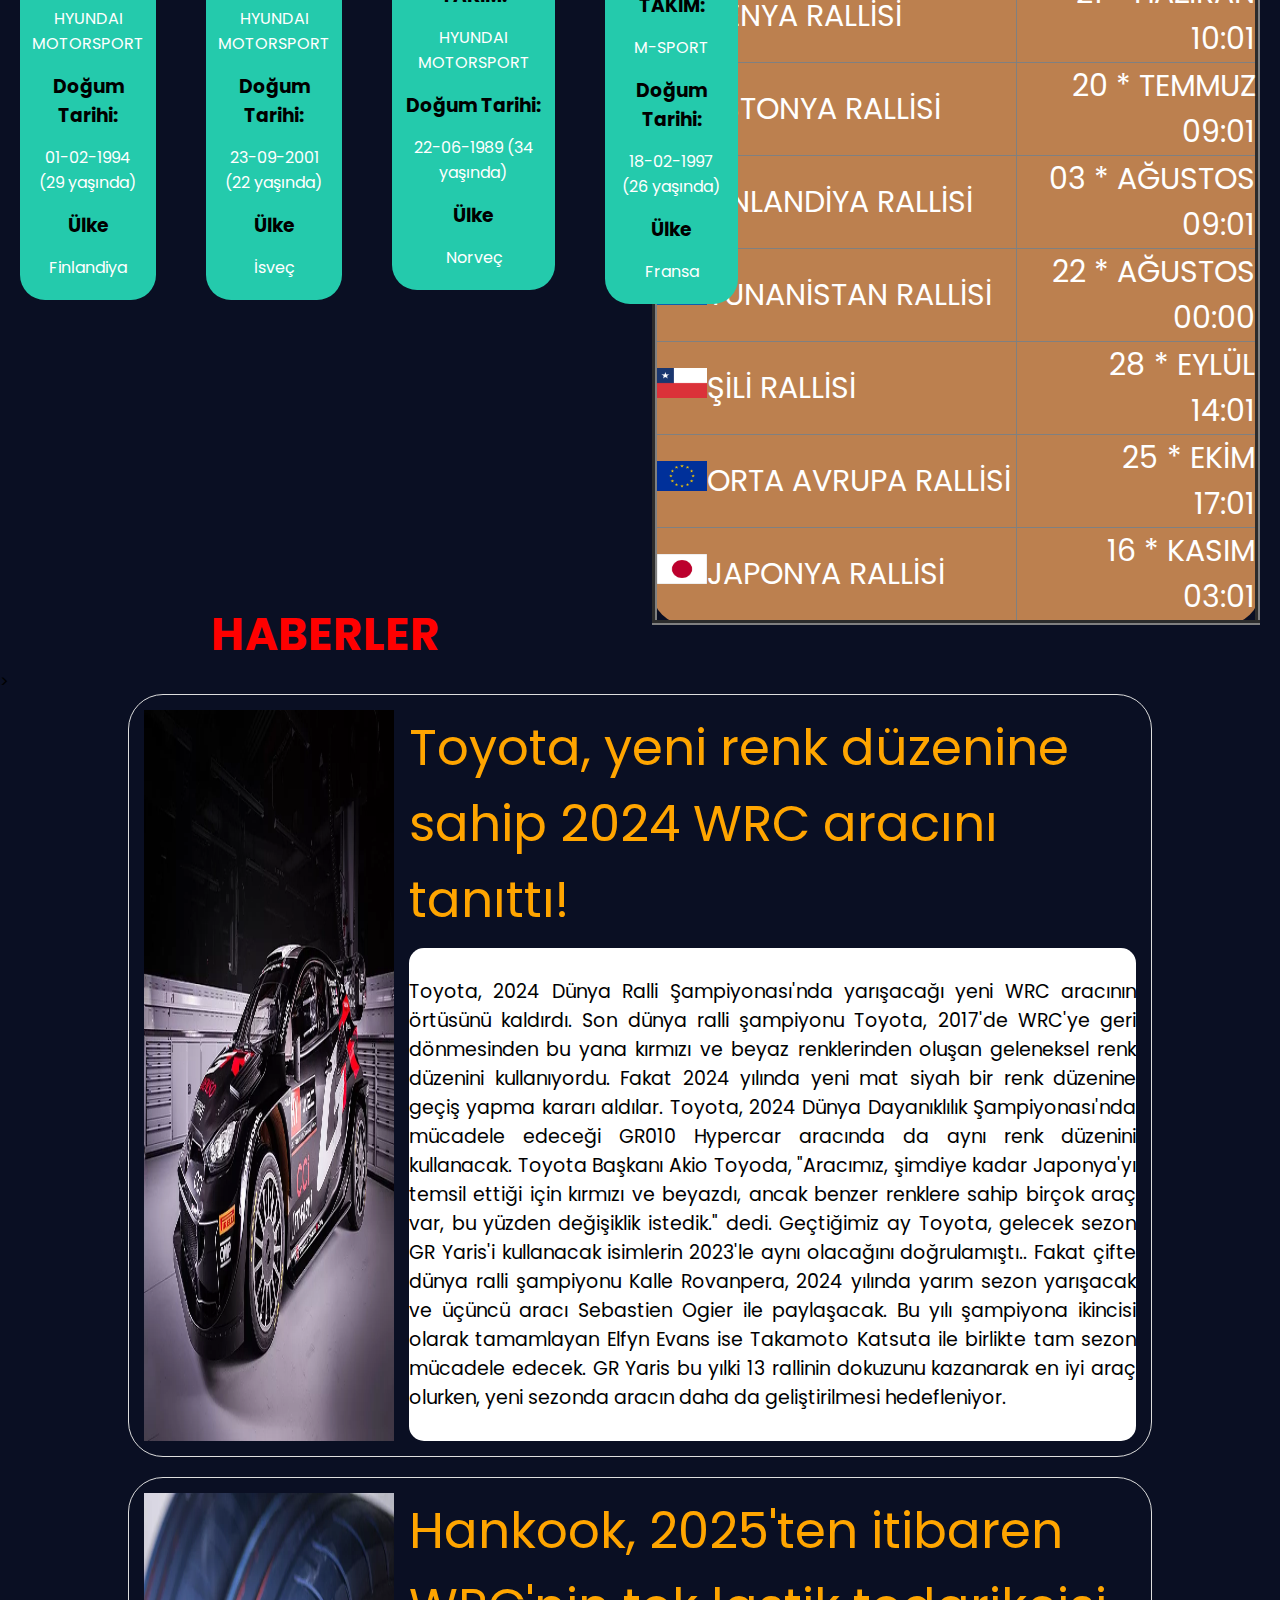
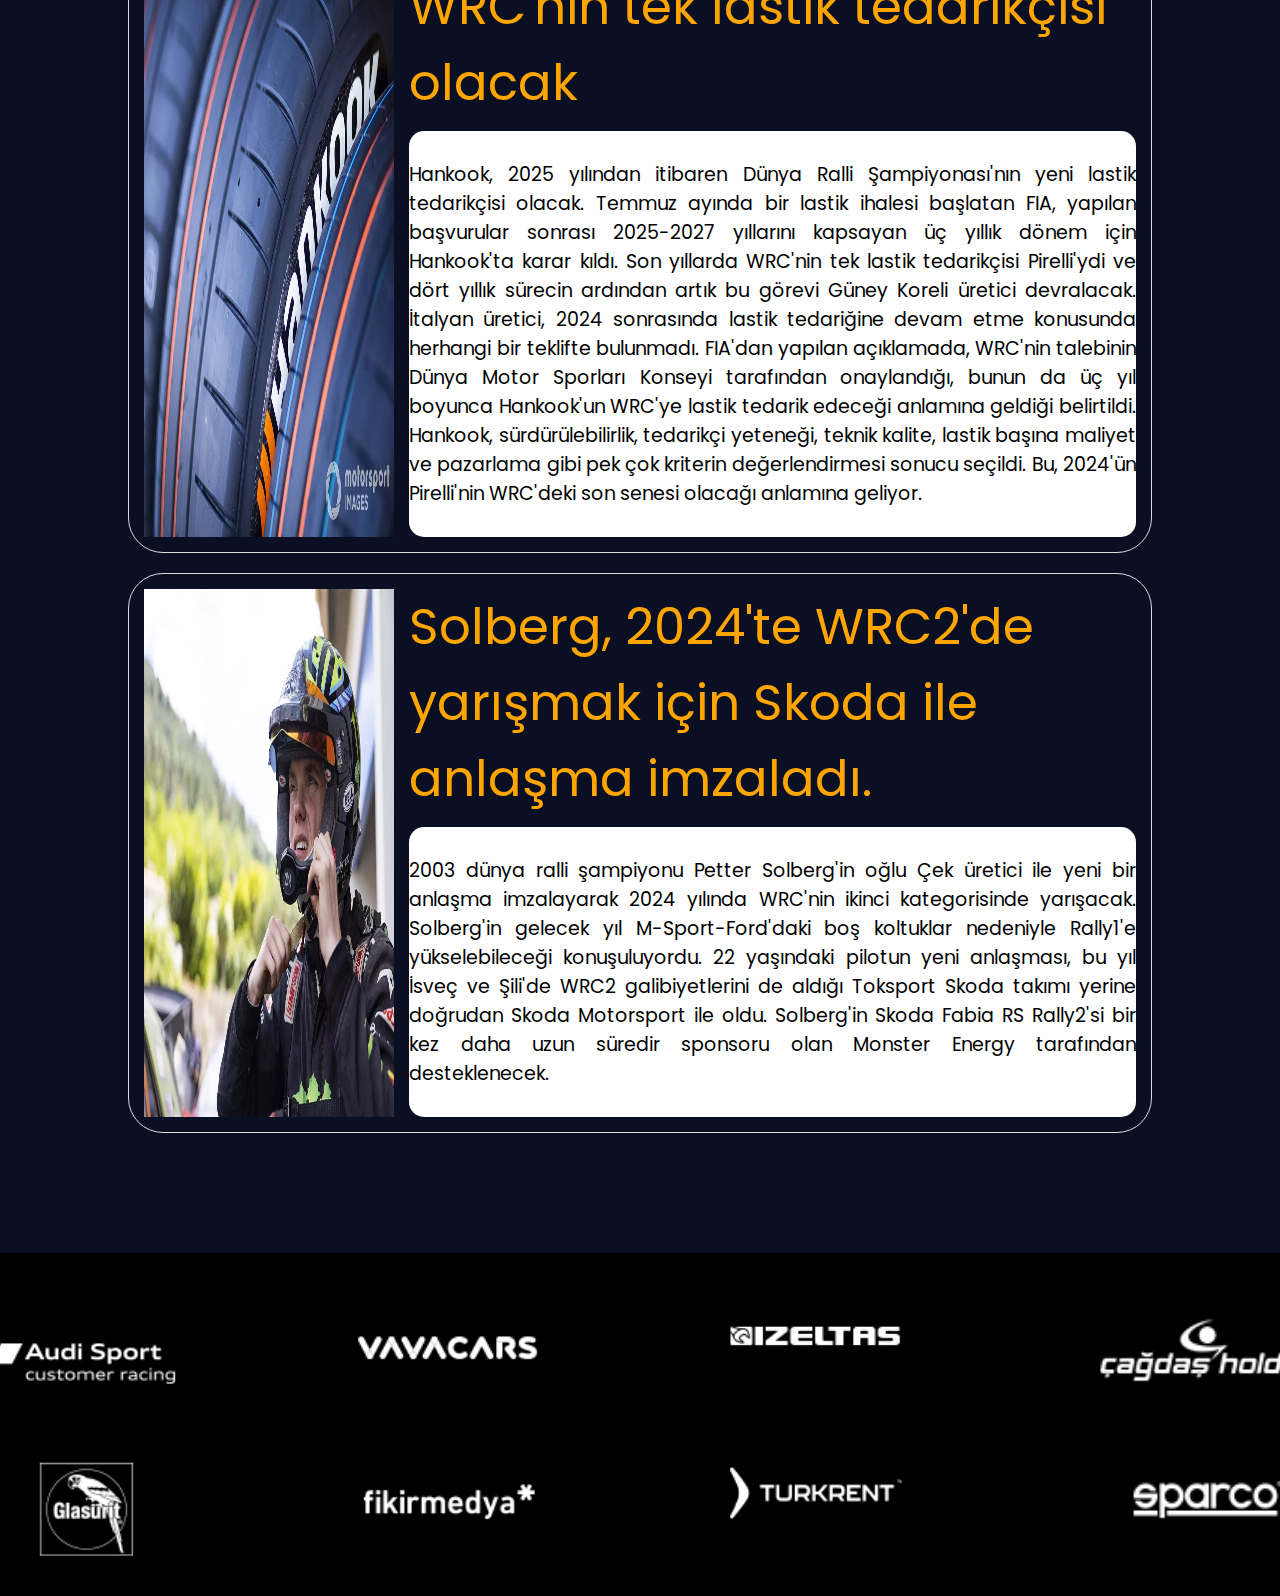
<file: website/html/wrc.html>
<!DOCTYPE html>
<html lang="en">
<head>
    <meta charset="UTF-8">
    <meta name="viewport" content="width=device-width, initial-scale=1.0">
    <title>MotorSport</title>
    <link rel="stylesheet" href="../css/wrc.css">
    <link href="https://fonts.googleapis.com/css2?family=Montserrat+Alternates:ital@1&family=Poppins:wght@200&display=swap" rel="stylesheet">
    <link rel="icon" type="image/png" sizes="32x32" href="../img/motorsportlogo.png">
</head>
<body>
    <header>
        <div class="navbar">
            <div class="logo"><a href="index.html"><img src="../img/motorsportlogo.png" alt="logo"></a>
            <h2><a href="index.html">MotorSport</a></h2>
        </div>
        <ul class="nav_links">
            <li class="dropdown">
                <a href="formula.html">FORMULA1</a>
            </li>
            <li class="dropdown">
                <a href="#MOTORCYCLE">MOTORCYCLE</a>
                <div class="dropdown-content">
                    <ul>
                        <li><a href="motogp.html">MOTOGP</a></li>
                        <li><a href="worldsuperbike.html">WORLD SUPERBIKE</a></li>
                    </ul>
                </div>
            </li>
            <li class="dropdown">
                <a href="#RALLY">RALLY</a>
                <div class="dropdown-content">
                    <ul>
                        <li><a href="wrc.html">WRC</a></li>
                        <li><a href="worldrallycross.html">WORLD RALLYCROSS</a></li>
                    </ul>
                </div>
            </li>
            <li class="dropdown">
                <a href="#GT-TOURING">GT-TOURING</a>
                <div class="dropdown-content">
                    <ul>
                        <li><a href="supercars.html">SUPERCARS</a></li>
                        <li><a href="nascar.html">NASCAR CUP</a></li>
                    </ul>
                </div>
            </li>
            <li class="dropdown">
                <a href="#OTHER">OTHER</a>
                <div class="dropdown-content">
                    <ul>
                    <li><a href="türksporcularımız.html">TÜRK SPORCULAR</a></li>
                    <li><a href="otomobil.html">OTOMOBİL</a></li>
                    </ul>
                </div>
            </li>
        </ul>
        </div>
    </header>
     <!-- WRC -->
     <section class=".content-container">
        <div class="pilots">
            <h2>PİLOTLAR</h2>
        </div>
        <div class="card">
            <div class="container">
                <img src="../img/kalle-rovanpera-.jpg" alt="Avatar">
                <h2><b>KALLE <br> ROVANPERA </b></h2>
                <h3>TAKIM:</h3><p> TOYOTA RACING</p>
                <h3>Doğum Tarihi:</h3><p>01-10-2000 (23 yaşında)</p>
                <h3>Ülke</h3><p>Finlandiya</p>
            </div>
            <div class="container">
                <img src="../img/elfyn.jpg" alt="Avatar">
                <h2><b>ELFYN <br> EVANS</b></h2>
                <h3>TAKIM:</h3><p> TOYOTA RACING</p>
                <h3>Doğum Tarihi:</h3><p>28-12-1988 (35 yaşında)</p>
                <h3>Ülke</h3><p>Birleşik krallık</p>
             </div>
             <div class="container">
                <img src="../img/thierry-neuville.jpg" alt="Avatar">
                <h2><b>THIERRY <br> NEUVILLE</b></h2>
                <h3>TAKIM:</h3><p> HYUNDAI MOTORSPORT</p>
                <h3>Doğum Tarihi:</h3><p>16-06-1988 (35 yaşında)</p>
                <h3>Ülke</h3><p>Belçika</p>
             </div>
             <div class="container">   
                <img src="../img/ott-tanak-.jpg" alt="Avatar">
                <h2><b>OTT <br> TANAK </b></h2>
                <h3>TAKIM:</h3><p> M-SPORT</p>
                <h3>Doğum Tarihi:</h3><p>15-10-1987 (36 yaşında)</p>
                <h3>Ülke</h3><p>Estonya</p>
             </div>
        </div>

        <div class="card">
            <div class="container">
                <img src="../img/sebastien-ogier.jpg" alt="Avatar">
                <h2><b>SEBASTIEN <br> OGIER</b></h2>
                <h3>TAKIM:</h3><p> TOYOTA RACING</p>
                <h3>Doğum Tarihi:</h3><p>17-12-1983 (40 yaşında)</p>
                <h3>Ülke</h3><p>Fransa</p>
            </div>
            <div class="container">
                <img src="../img/esapekka-lappi.jpg" alt="Avatar">
                <h2><b>ESEPEKKA <br> LAPPI </b></h2>
                <h3>TAKIM:</h3><p> HYUNDAI MOTORSPORT</p>
                <h3>Doğum Tarihi:</h3><p>17-01-1991 (32 yaşında)</p>
                <h3>Ülke</h3><p>Finlandiya</p>
             </div>
             <div class="container">
                <img src="../img/takamoto-katsuta.jpg" alt="Avatar">
                <h2><b>TAKAMOTO <br> KATSUTA</b></h2>
                <h3>TAKIM:</h3><p> TOYOTA RACING</p>
                <h3>Doğum Tarihi:</h3><p>17-03-1993 (30 yaşında)</p>
                <h3>Ülke</h3><p>Japonya</p>
             </div>
             <div class="container">   
                <img src="../img/danisordo.jpg" alt="Avatar">
                <h2><b>DANI <br> SORDO</b></h2>
                <h3>TAKIM:</h3><p> HYUNDAI MOTORSPORT</p>
                <h3>Doğum Tarihi:</h3><p>02-05-1983 (40 yaşında)</p>
                <h3>Ülke</h3><p>Avustralya</p>
             </div>
        </div>

        <div class="card">
            <div class="container">
                <img src="../img/teemu.jpg" alt="Avatar">
                <h2><b>TEEMU <br> SUNİNEN</b></h2>
                <h3>TAKIM:</h3><p> HYUNDAI MOTORSPORT</p>
                <h3>Doğum Tarihi:</h3><p>01-02-1994 (29 yaşında)</p>
                <h3>Ülke</h3><p>Finlandiya</p>
            </div>
            <div class="container">
                <img src="../img/oliver solberg.jpg" alt="Avatar">
                <h2><b>OLIVER SOLBERG</b></h2>
                <h3>TAKIM:</h3><p> HYUNDAI MOTORSPORT</p>
                <h3>Doğum Tarihi:</h3><p>23-09-2001 (22 yaşında)</p>
                <h3>Ülke</h3><p>İsveç</p>
             </div>
             <div class="container">
                <img src="../img/andreas mikkelsen.jpg" alt="Avatar">
                <h2><b>ANDREAS <br> MIKKELSEN</b></h2>
                <h3>TAKIM:</h3><p> HYUNDAI MOTORSPORT</p>
                <h3>Doğum Tarihi:</h3><p>22-06-1989 (34 yaşında)</p>
                <h3>Ülke</h3><p>Norveç</p>
             </div>
             <div class="container">   
                <img src="../img/pierrelouisloubet.jpg" alt="Avatar">
                <h2><b>PIERRE LOUIS <br> LOUBET</b></h2>
                <h3>TAKIM:</h3><p> M-SPORT</p>
                <h3>Doğum Tarihi:</h3><p>18-02-1997 (26 yaşında)</p>
                <h3>Ülke</h3><p>Fransa</p>
             </div>
        </div>
        
            <table border="5" class="wrc">
                <tr>
                    <th colspan="2">WRC 2023 YARIŞ PROGRAMI</th>
                </tr>
                <tr>
                    <th>ETKİNLİK</th>
                    <th>TARİH</th>
                </tr>
                <tr>
                    <td><img src="../img/endonezya.jpg" alt="">MONTE CARLO RALLİSİ</td>
                    <td>19 * OCAK<br>11:31</td>
                </tr>
                <tr>
                    <td><img src="../img/isveç.jpg" alt="">İSVEÇ RALLİSİ</td>
                    <td>09 * ŞUBAT<br>11:01</td>
                </tr>
                <tr>
                    <td><img src="../img/meksika.jpg" alt="">MEKSİKA RALLİSİ</td>
                    <td>16 * MART <br>19:01</td>
                </tr>
                <tr>
                    <td><img src="../img/hırvatistan.jpg" alt="">HIRVATİSTAN RALLİSİ</td>
                    <td>20 * NİSAN <br>10:01</td>
                </tr>
                <tr>
                    <td><img src="../img/portekiz.jpg" alt="">PORTEKİZ RALLİSİ</td>
                    <td>11 * MAYIS <br>11:01</td>
                </tr>
                <tr>
                    <td><img src="../img/italya.jpg" alt="">İTALYA RALLİSİ</td>
                    <td>01 * HAZİRAN<br>10:01</td>
                </tr>
                <tr>
                    <td><img src="../img/kenya.jpg" alt="">KENYA RALLİSİ</td>
                    <td>21 * HAZİRAN<BR>10:01</td>
                </tr>
                <tr>
                    <td><img src="../img/estonya.jpg" alt="">ESTONYA RALLİSİ</td>
                    <td>20 * TEMMUZ <br>09:01</td>
                </tr>
                <tr>
                    <td><img src="../img/finlandiya.jpg" alt="">FİNLANDİYA RALLİSİ</td>
                    <td>03 * AĞUSTOS<br>09:01</td>
                </tr>
                <tr>
                    <td><img src="../img/yunanistan.jpg" alt="">YUNANİSTAN RALLİSİ</td>
                    <td>22 * AĞUSTOS <br>00:00</td>
                </tr>
                <tr>
                    <td><img src="../img/şili.jpg" alt="">ŞİLİ RALLİSİ</td>
                    <td>28 * EYLÜL <br>14:01</td>
                </tr>
                <tr>
                    <td><img src="../img/ortaavrupa.jpg" alt="">ORTA AVRUPA RALLİSİ</td>
                    <td>25 * EKİM <br>17:01</td>
                </tr>
                <tr>
                    <td><img src="../img/japonya.jpg" alt="">JAPONYA RALLİSİ</td>
                    <td>16 * KASIM <br>03:01</td>
                </tr>
            </table>
        </section>
        <section>
   
          
                <div class="habersection">
                    <h2>HABERLER</h2>
                </div>
            
            <div class="h1">>
                <div class="haber">
                    <img src="../img/wrch1.jpg" alt="Haber Resmi" class="haber-resim">
                    <div class="haber-icerik">
                        <div class="haber-baslik"> Toyota, yeni renk düzenine sahip 2024 WRC aracını tanıttı!</div>
                        <div class="haber-detay"><br><p>Toyota, 2024 Dünya Ralli Şampiyonası'nda yarışacağı yeni WRC aracının örtüsünü kaldırdı. Son dünya ralli şampiyonu Toyota, 2017'de WRC'ye geri dönmesinden bu yana kırmızı ve beyaz renklerinden oluşan geleneksel renk düzenini kullanıyordu. Fakat 2024 yılında yeni mat siyah bir renk düzenine geçiş yapma kararı aldılar.
                            Toyota, 2024 Dünya Dayanıklılık Şampiyonası'nda mücadele edeceği GR010 Hypercar aracında da aynı renk düzenini kullanacak.
                            Toyota Başkanı Akio Toyoda, "Aracımız, şimdiye kadar Japonya'yı temsil ettiği için kırmızı ve beyazdı, ancak benzer renklere sahip birçok araç var, bu yüzden değişiklik istedik." dedi.
                            Geçtiğimiz ay Toyota, gelecek sezon GR Yaris'i kullanacak isimlerin 2023'le aynı olacağını doğrulamıştı.. Fakat çifte dünya ralli şampiyonu Kalle Rovanpera, 2024 yılında yarım sezon yarışacak ve üçüncü aracı Sebastien Ogier ile paylaşacak.
                            Bu yılı şampiyona ikincisi olarak tamamlayan Elfyn Evans ise Takamoto Katsuta ile birlikte tam sezon mücadele edecek.
                            GR Yaris bu yılki 13 rallinin dokuzunu kazanarak en iyi araç olurken, yeni sezonda aracın daha da geliştirilmesi hedefleniyor.</p><br>
                    </div>
                </div>
                </div>   
                <div class="haber">
                    <img src="../img/wrch2.jpg" alt="Haber Resmi" class="haber-resim">
                    <div class="haber-icerik">
                        <div class="haber-baslik"> Hankook, 2025'ten itibaren WRC'nin tek lastik tedarikçisi olacak</div>
                        <div class="haber-detay"><br><p>Hankook, 2025 yılından itibaren Dünya Ralli Şampiyonası'nın yeni lastik tedarikçisi olacak.
                            Temmuz ayında bir lastik ihalesi başlatan FIA, yapılan başvurular sonrası 2025-2027 yıllarını kapsayan üç yıllık dönem için Hankook'ta karar kıldı.
                            Son yıllarda WRC'nin tek lastik tedarikçisi Pirelli'ydi ve dört yıllık sürecin ardından artık bu görevi Güney Koreli üretici devralacak. İtalyan üretici, 2024 sonrasında lastik tedariğine devam etme konusunda herhangi bir teklifte bulunmadı.
                            FIA'dan yapılan açıklamada, WRC'nin talebinin Dünya Motor Sporları Konseyi tarafından onaylandığı, bunun da üç yıl boyunca Hankook'un WRC'ye lastik tedarik edeceği anlamına geldiği belirtildi.
                            Hankook, sürdürülebilirlik, tedarikçi yeteneği, teknik kalite, lastik başına maliyet ve pazarlama gibi pek çok kriterin değerlendirmesi sonucu seçildi.
                            Bu, 2024'ün Pirelli'nin WRC'deki son senesi olacağı anlamına geliyor.</p><br>
                        </div>
                    </div>
                </div>
                <div class="haber">
                    <img src="../img/wrch3.jpg" alt="Haber Resmi" class="haber-resim">
                    <div class="haber-icerik">
                        <div class="haber-baslik"> Solberg, 2024'te WRC2'de yarışmak için Skoda ile anlaşma imzaladı.</div>
                        <div class="haber-detay"><br><p>2003 dünya ralli şampiyonu Petter Solberg'in oğlu Çek üretici ile yeni bir anlaşma imzalayarak 2024 yılında WRC'nin ikinci kategorisinde yarışacak.
                            Solberg'in gelecek yıl M-Sport-Ford'daki boş koltuklar nedeniyle Rally1'e yükselebileceği konuşuluyordu.
                            22 yaşındaki pilotun yeni anlaşması, bu yıl İsveç ve Şili'de WRC2 galibiyetlerini de aldığı Toksport Skoda takımı yerine doğrudan Skoda Motorsport ile oldu.
                            Solberg'in Skoda Fabia RS Rally2'si bir kez daha uzun süredir sponsoru olan Monster Energy tarafından desteklenecek.</p><br>
                        </div>
                    </div>
                </div>
            </div>
        </div>
        </section>
    <footer>
        <div class="resim-container">
            <a href="https://www.audi-mediacenter.com/en/customer-racing-273" target="_blank"><img src="../img/foot1.png" alt=""></a>
            <a href="https://tr.vava.cars/" target="_blank"><img src="../img/foot2.png" alt=""></a>
            <a href="https://izeltas.com.tr/" target="_blank"><img src="../img/foot3.png" alt=""></a>
            <a href="https://www.cagdasholding.com/" target="_blank"><img src="../img/foot4.png" alt=""></a>
        </div>
        <div class="resim-container-2">
            <a href="https://www.glasurit.com/tr/home" target="_blank"><img src="../img/foot5.png" alt=""></a>
            <a href="https://www.fikirmedya.com.tr/" target="_blank"><img src="../img/foot6.png" alt=""></a>
            <a href="https://www.turkrent.com.tr/" target="_blank"><img src="../img/foot7.png" alt=""></a>
            <a href="https://www.sparco.com.tr/" target="_blank"><img src="../img/foot8.png" alt=""></a>
        </div>
    </footer>
    </section>
    
</body>
</html>
</file>
<file: website/css/formula.css>
html{
    scroll-behavior: smooth;
}

*{
    padding: 0;
    margin: 0;
    box-sizing: border-box;
    list-style: none;
    text-decoration: none;
}
body{
    font-family: 'Poppins', sans-serif;
}
img{
    width: 100%;
}

section{
    padding: 100px 0;
    background: #0A0F23;
}

.section_title{
    margin-bottom: 30px;
}

.section_title h2{
    position: relative;
    text-align: center;
    color: white;
    font-size: 30px;
    transition: all .5s ease-in-out;
}

.section_title h2:hover{
    background-color: #24caac;
}
.pilots{
    position: relative;
    text-align: center;
    color: red;
    font-size: 30px;
    transition: all .5s ease-in-out;
    width: 1250px;
}
.pilots:hover{
    background-color: #24caac;
}
.habersection{
    margin-top: 1850px;
    position: relative;
    text-align: center;
    color: red;
    font-size: 30px;
    transition: all .5s ease-in-out;
}
.habersection:hover{
    background-color: #24caac;
}
/* HEADER */
header{
    background: #0A0F23;
    border-bottom: 1px solid white;
    position: fixed;
    width: 100%;
    z-index: 5;
}

.navbar{
    display: flex;
    justify-content: space-between;
    align-items: center;
    margin: 0 auto;
    width: 80%;
    padding: 10px;
}

.nav_links{
    display: flex;
}

.nav_links li a{
    margin-left: 15px;
    color: white;
    padding: 5px 15px;
    border-radius: 5px;
    transition: all .5s ease-in-out;
}
.nav_links li a:hover{
    background: #24caac;
}
.dropdown{
    position: relative;
    display: inline-block;
}
.dropdown-content{
    display: none;
    position: absolute;
    background-color: gray;
    z-index: 1;
}
.dropdown-content li a{
    color:white ;
    padding: 12px 16px;
    text-decoration: none;
    display: block;
}
.dropdown-content li a:hover{background-color: #24caac;}
.dropdown:hover .dropdown-content{
    display: block;
}
.logo{
    display: flex;
    align-items: center;
}
.logo h2 a{
    margin: 0;
    color: yellow;
    text-transform: uppercase;
}
.logo img{
    width: 80px;
    margin-right: 10px;
}

.content-container{
    display: flex;
    justify-content: space-between;
    padding: 20px;
}

.card{
    background-color: 140f0c8;
    margin-top: 15%;
    display: flex;
    justify-content: space-between;
    align-items: center;
    margin: 50px;
    width: 60%;
    text-align: center;
}

.card h2{
    color: red;
}
.container{
    margin-right: 50px;
    flex-basis: 31%;
    background-color: #24caac;
    width: 100%;
    border-radius: 25px;
    margin-bottom: 10%;
    padding: 20px 12px;
    text-align: center;
    justify-content: center;
    box-sizing: border-box;
    transition: 0.9s;
}
.card img{
    margin: auto;
    width: 60%;
    border-radius: 10px;
}
.container h3{
    margin-top: 16px;
    margin-bottom: 15px;
    text-align: center;
}
.container p {
    padding: 0;
    text-align: justify;
    color: white;
    text-align: center;
}
.container:hover{
    box-shadow: 0 0 20px 0px rgba(1,1,1,0.9);
    background-color: #bc804f;
}
.f1team{ 
    background-color: #bc804f;
    margin-left: 1250px;
    margin-top: -162%;
    width: 500px;
    font-size: 40px;
    border-radius: 35px;
    border-collapse: collapse;
    margin-bottom: 20px;
}
.f1team th{
    color: #24caac;
    font-size: 40px;
    width: 60%;
}
.f1team img{
    width: 75px;
    height: 50px;
}
.f1team td:nth-child(1){
    color: #ffffff;
    text-align: left;
}
.haber {
    display: flex;
    margin: 0 auto;
    background-color: #0A0F23;
    border: 1px solid #ddd;
    border-radius: 35px;
    margin-bottom: 20px;
    padding: 15px;
    width: 90%;
}

.haber-resim {
    max-width: 250px; 
    margin-right: 15px;
}

.haber-icerik {

    display: flex;
    flex-direction: column;
    width: 100%; 
}

.haber-baslik {
    font-size: 50px;
    margin-bottom: 10px;
    color: orange;
}

.haber-detay {
    background-color: white;
    font-size: 19px;
    color: black;
    border-radius: 15px;
}
footer{
    background-color: black;
    color: white;
    text-align: center;
    padding: 20px;
}
.foot{
    display: flex;
    text-align: center;
    justify-content: center;
}
.foot img{
    width: 100px;
}
.resim-container{
    display: flex;
    justify-content: center;
    margin-top: 20px;
}
.resim-container img{
    width: 350px;
    margin: 0 10px;
}
.resim-container-2{
    display: flex;
    justify-content: center;
    margin-top: 20px;
}
.resim-container-2 img{ 
    width: 350px;
    margin: 0 10px;
}
</file>
<file: website/css/motogp.css>
html{
    scroll-behavior: smooth;
}

*{
    padding: 0;
    margin: 0;
    box-sizing: border-box;
    list-style: none;
    text-decoration: none;
}
body{
    font-family: 'Poppins', sans-serif;
}
img{
    width: 100%;
}

section{
    padding: 100px 0;
    background: #0A0F23;
}

.section_title{
    margin-bottom: 30px;
}

.section_title h2{
    position: relative;
    text-align: center;
    color: white;
    font-size: 30px;
    transition: all .5s ease-in-out;
    width: 650px;
}

.section_title h2:hover{
    background-color: #24caac;
}
.pilots{
    position: relative;
    text-align: center;
    color: red;
    font-size: 30px;
    transition: all .5s ease-in-out;
    width: 1550px;
}
.pilots:hover{
    background-color: #24caac;
}
.habersection {
    position: relative;
    text-align: center;
    color: red;
    font-size: 30px;
    transition: all .5s ease-in-out;
}
.habersection:hover{
    background-color: #24caac;
}
/* HEADER */
header{
    background: #0A0F23;
    border-bottom: 1px solid white;
    position: fixed;
    width: 100%;
    z-index: 5;
}

.navbar{
    display: flex;
    justify-content: space-between;
    align-items: center;
    margin: 0 auto;
    width: 80%;
    padding: 10px;
}

.nav_links{
    display: flex;
}

.nav_links li a{
    margin-left: 15px;
    color: white;
    padding: 5px 15px;
    border-radius: 5px;
    transition: all .5s ease-in-out;
}
.nav_links li a:hover{
    background: #24caac;
}
.dropdown{
    position: relative;
    display: inline-block;
}
.dropdown-content{
    display: none;
    position: absolute;
    background-color: gray;
    z-index: 1;
}
.dropdown-content li a{
    color:white ;
    padding: 12px 16px;
    text-decoration: none;
    display: block;
}
.dropdown-content li a:hover{background-color: #24caac;}
.dropdown:hover .dropdown-content{
    display: block;
}
.logo{
    display: flex;
    align-items: center;
}
.logo h2 a{
    margin: 0;
    color: yellow;
    text-transform: uppercase;
}
.logo img{
    width: 80px;
    margin-right: 10px;
}
.content-container{
    display: flex;
    justify-content: space-between;
}
.card{
    background-color: #0A0F23;
    margin-top: 20%;
    display: flex;
    justify-content: space-between;
    align-items: center;
    margin: 50px;
    width: 60%;
    text-align: center;
}

.card h2{
    color: red;
}
.container{
    margin-right: 50px;
    flex-basis: 31%;
    background-color: #24caac;
    width: 100%;
    border-radius: 25px;
    margin-bottom: 10%;
    padding: 20px 12px;
    text-align: center;
    justify-content: center;
    box-sizing: border-box;
    transition: 0.9s;
}
.card img{
    margin: auto;
    width: 60%;
    border-radius: 10px;
}
.container h3{
    margin-top: 16px;
    margin-bottom: 15px;
    text-align: center;
}
.container p {
    padding: 0;
    text-align: justify;
    color: white;
    text-align: center;
}
.container:hover{
    box-shadow: 0 0 20px 0px rgba(1,1,1,0.9);
    background-color: #bc804f;
}
.motogp{
    background-color: #bc804f;
    margin-right: 30px;
    float: right;
    margin-top: -84%;
    border-radius: 35px;
    font-size: 30px;
    border-collapse: collapse;
}
.motogp th{
    color: #24caac;
    font-size: 30px;
    width: 60%;
}
.motogp td:nth-child(1){
    color: white;
    text-align: left;
}
.motogp td:nth-child(2){
    color: white;
    text-align: right;
}
.motogp img{
    width: 50px;
    height: 30px;
}
.haber {
    display: flex;
    background-color: #0A0F23;
    border: 1px solid #ddd;
    border-radius: 35px;
    padding: 15px;
    width: 80%;
    margin: 0 auto;
    margin-bottom: 20px;
}

.haber-resim {
    max-width: 250px; 
    margin-right: 15px;
}

.haber-icerik {
    display: flex;
    flex-direction: column;
    width: 100%; 
}

.haber-baslik {
    font-size: 50px;
    margin-bottom: 10px;
    color: orange;
}

.haber-detay {
    background-color: white;
    font-size: 19px;
    color: black;
    border-radius: 15px;
}
.haber-detay p {
    text-align: justify;
}
footer{
    background-color: black;
    color: white;
    text-align: center;
    padding: 20px;
}
.foot{
    display: flex;
    text-align: center;
    justify-content: center;
}
.foot img{
    width: 100px;
}
.resim-container{
    display: flex;
    justify-content: center;
    margin-top: 20px;
}
.resim-container img{
    width: 350px;
    margin: 0 10px;
}
.resim-container-2{
    display: flex;
    justify-content: center;
    margin-top: 20px;
}
.resim-container-2 img{ 
    width: 350px;
    margin: 0 10px;
}
</file>
<file: website/css/nascar.css>
html{
    scroll-behavior: smooth;
}

*{
    padding: 0;
    margin: 0;
    box-sizing: border-box;
    list-style: none;
    text-decoration: none;
}
body{
    font-family: 'Poppins', sans-serif;
}
img{
    width: 100%;
}

section{
    padding: 100px 0;
    background: #0A0F23;
}

.section_title{
    margin-bottom: 30px;
}

.section_title h2{
    position: relative;
    text-align: center;
    color: white;
    font-size: 90px;
    transition: all .5s ease-in-out;
}

.section_title h2:hover{
    background-color: #24caac;
}
.pilots{
    position: relative;
    text-align: center;
    color: red;
    font-size: 30px;
    transition: all .5s ease-in-out;
    width: 1150px;
}
.pilots:hover{
    background-color: #24caac;
}
.habersection {
    position: relative;
    text-align: center;
    color: red;
    font-size: 30px;
    transition: all .5s ease-in-out;
    width: 1280px;
}
.habersection:hover{
    background-color: #24caac;
}
/* HEADER */
header{
    background: #0A0F23;
    border-bottom: 1px solid white;
    position: fixed;
    width: 100%;
    z-index: 5;
}

.navbar{
    display: flex;
    justify-content: space-between;
    align-items: center;
    margin: 0 auto;
    width: 80%;
    padding: 10px;
}

.nav_links{
    display: flex;
}

.nav_links li a{
    margin-left: 15px;
    color: white;
    padding: 5px 15px;
    border-radius: 5px;
    transition: all .5s ease-in-out;
}
.nav_links li a:hover{
    background: #24caac;
}
.dropdown{
    position: relative;
    display: inline-block;
}
.dropdown-content{
    display: none;
    position: absolute;
    background-color: gray;
    z-index: 1;
}
.dropdown-content li a{
    color:white ;
    padding: 12px 16px;
    text-decoration: none;
    display: block;
}
.dropdown-content li a:hover{background-color: #24caac;}
.dropdown:hover .dropdown-content{
    display: block;
}
.logo{
    display: flex;
    align-items: center;
}
.logo h2 a{
    margin: 0;
    color: yellow;
    text-transform: uppercase;
}
.logo img{
    width: 80px;
    margin-right: 10px;
}
.content-container{
    display: flex;
    justify-content: space-between;
    padding: 20px;
}
.card{
    background-color: #0A0F23;
    margin-top: 15%;
    display: flex;
    justify-content: space-between;
    align-items: center;
    margin: 10px;
    width: 60%;
    text-align: center;
}

.card h2{
    color: red;
}
.container{
    margin-right: 50px;
    flex-basis: 31%;
    background-color: #24caac;
    width: 100%;
    border-radius: 25px;
    margin-bottom: 10%;
    padding: 20px 12px;
    text-align: center;
    justify-content: center;
    box-sizing: border-box;
    transition: 0.9s;
}
.card img{
    margin: auto;
    width: 60%;
    border-radius: 10px;
}
.container h3{
    margin-top: 16px;
    margin-bottom: 15px;
    text-align: center;
}
.container p {
    padding: 0;
    text-align: justify;
    color: white;
    text-align: center;
}
.container:hover{
    box-shadow: 0 0 20px 0px rgba(1,1,1,0.9);
    background-color: #bc804f;
}
.nascar{
    background-color: #bc804f;
    margin-right: 30px;
    float: right;
    margin-top: -95%;
    border-radius: 35px;
    font-size: 30px;
    border-collapse: collapse;
    margin-bottom: 20px;
}
.nascar th{
    color: #24caac;
    font-size: 30px;
    width: 60%;
}
.nascar td:nth-child(1){
    color: white;
    text-align: left;
}.nascar td:nth-child(2){
    color: white;
    text-align: right;
}
.nascar img{
    width: 50px;
    height: 30px;
}
.haber {
    display: flex;
    background-color: #0A0F23;
    border: 1px solid #ddd;
    border-radius: 35px;
    margin-bottom: 20px;
    padding: 15px;
    width: 67%;
}

.haber-resim {
    max-width: 250px; 
    margin-right: 15px;
}

.haber-icerik {
    display: flex;
    flex-direction: column;
    width: 100%; 
}

.haber-baslik {
    font-size: 50px;
    margin-bottom: 10px;
    color: orange;
}

.haber-detay {
    background-color: white;
    font-size: 19px;
    color: black;
    border-radius: 15px;
}
.haber-detay p {
    text-align: justify;
}

footer{
    background-color: black;
    color: white;
    text-align: center;
    padding: 20px;
}
.foot{
    display: flex;
    text-align: center;
    justify-content: center;
}

.foot img{
    width: 100px;
}
.resim-container{
    display: flex;
    justify-content: center;
    margin-top: 20px;
}
.resim-container img{
    width: 350px;
    margin: 0 10px;
}
.resim-container-2{
    display: flex;
    justify-content: center;
    margin-top: 20px;
}
.resim-container-2 img{ 
    width: 350px;
    margin: 0 10px;
}
</file>
<file: website/css/otomobil.css>
html{
    scroll-behavior: smooth;
}

*{
    padding: 0;
    margin: 0;
    box-sizing: border-box;
    list-style: none;
    text-decoration: none;
}
body{
    font-family: 'Poppins', sans-serif;
}
img{
    width: 100%;
}

section{
    padding: 100px 0;
    background: #848280;
}

.section_title{
    margin-bottom: 30px;
}

.section_title h2{
    position: relative;
    text-align: center;
    color: white;
    font-size: 30px;
    transition: all .5s ease-in-out;
}

.section_title h2:hover{
    background-color: #24caac;
}
.habersection {
    position: relative;
    text-align: center;
    color: red;
    font-size: 30px;
    transition: all .5s ease-in-out;
}
.habersection:hover{
    background-color: #24caac;
}
/* HEADER */
header{
    background: #0A0F23;
    border-bottom: 1px solid white;
    position: fixed;
    width: 100%;
    z-index: 5;
}

.navbar{
    display: flex;
    justify-content: space-between;
    align-items: center;
    margin: 0 auto;
    width: 80%;
    padding: 10px;
}

.nav_links{
    display: flex;
}

.nav_links li a{
    margin-left: 15px;
    color: white;
    padding: 5px 15px;
    border-radius: 5px;
    transition: all .5s ease-in-out;
}
.nav_links li a:hover{
    background: #24caac;
}
.dropdown{
    position: relative;
    display: inline-block;
}
.dropdown-content{
    display: none;
    position: absolute;
    background-color: gray;
    z-index: 1;
}
.dropdown-content li a{
    color:white ;
    padding: 12px 16px;
    text-decoration: none;
    display: block;
}
.dropdown-content li a:hover{background-color: #24caac;}
.dropdown:hover .dropdown-content{
    display: block;
}
.logo{
    display: flex;
    align-items: center;
}
.logo h2 a{
    margin: 0;
    color: yellow;
    text-transform: uppercase;
}
.logo img{
    width: 80px;
    margin-right: 10px;
}

/* OTOMOBİL */
.habers {
    display: flex;
    background-color: #0A0F23;
    border: 1px solid #ddd;
    border-radius: 35px;
    margin-bottom: 20px;
    padding: 15px;
}
.haber-baslik h1{
    font-size: 50px;
    margin-bottom: 10px;
    color: orange;
    text-align: center;
    justify-content: center;
    margin-left: 100px;
    margin-top: 10%;
}
.habers2 {
    display: flex;
    background-color: #0A0F23;
    border: 1px solid #ddd;
    border-radius: 35px;
    margin-bottom: 20px;
    padding: 15px;
}
.habers2-baslik h1{
    font-size: 50px;
    color: orange;
    text-align: center;
    margin-left: 100px;
    margin-top: 3%;
}
.habers3 {
    display: flex;
    background-color: #0A0F23;
    border: 1px solid #ddd;
    border-radius: 35px;
    margin-bottom: 20px;
    padding: 15px;
}
.habers3-baslik h1{
    font-size: 50px;
    color: orange;
    text-align: center;
    margin-left: 150px;
    margin-top: 7%;
}
.habers4 {
    display: flex;
    background-color: #0A0F23;
    border: 1px solid #ddd;
    border-radius: 35px;
    margin-bottom: 20px;
    padding: 15px;
}
.habers4-baslik h1{
    font-size: 50px;
    color: orange;
    text-align: center;
    margin-left: 150px;
    margin-top: 7%;
}
.habers5 {
    display: flex;
    background-color: #0A0F23;
    border: 1px solid #ddd;
    border-radius: 35px;
    margin-bottom: 20px;
    padding: 15px;
}
.habers5-baslik h1{
    font-size: 50px;
    color: orange;
    text-align: center;
    margin-left: 150px;
    margin-top: 10%;
}
.habers6 {
    display: flex;
    background-color: #0A0F23;
    border: 1px solid #ddd;
    border-radius: 35px;
    margin-bottom: 20px;
    padding: 15px;
}
.habers6-baslik h1{
    font-size: 50px;
    color: orange;
    text-align: center;
    margin-left: 150px;
    margin-top: 7%;
}
.habers7 {
    display: flex;
    background-color: #0A0F23;
    border: 1px solid #ddd;
    border-radius: 35px;
    margin-bottom: 20px;
    padding: 15px;
}
.habers7-baslik h1{
    font-size: 50px;
    color: orange;
    text-align: center;
    margin-left: 150px;
    margin-top: 7%;
}
.habers8 {
    display: flex;
    background-color: #0A0F23;
    border: 1px solid #ddd;
    border-radius: 35px;
    margin-bottom: 20px;
    padding: 15px;
}
.habers8-baslik h1{
    font-size: 50px;
    color: orange;
    text-align: center;
    margin-left: 150px;
    margin-top: 10%;
}
.habers9 {
    display: flex;
    background-color: #0A0F23;
    border: 1px solid #ddd;
    border-radius: 35px;
    margin-bottom: 20px;
    padding: 15px;
}
.habers9-baslik h1{
    font-size: 50px;
    color: orange;
    text-align: center;
    margin-left: 150px;
    margin-top: 7%;
}
.habers10 {
    display: flex;
    background-color: #0A0F23;
    border: 1px solid #ddd;
    border-radius: 35px;
    margin-bottom: 20px;
    padding: 15px;
}
.habers10-baslik h1{
    font-size: 50px;
    color: orange;
    text-align: center;
    margin-left: 200px;
    margin-top: 7%;
}
a {
    color: inherit; 
    text-decoration: none; 
}

a:visited {
    color: inherit;
}
footer{
    background-color: black;
    color: white;
    text-align: center;
    padding: 20px;
}
.foot{
    display: flex;
    text-align: center;
    justify-content: center;
}

.foot img{
    width: 100px;
}
.resim-container{
    display: flex;
    justify-content: center;
    margin-top: 20px;
}
.resim-container img{
    width: 350px;
    margin: 0 10px;
}
.resim-container-2{
    display: flex;
    justify-content: center;
    margin-top: 20px;
}
.resim-container-2 img{ 
    width: 350px;
    margin: 0 10px;
}
</file>
<file: website/css/supercars.css>
html{
    scroll-behavior: smooth;
}

*{
    padding: 0;
    margin: 0;
    box-sizing: border-box;
    list-style: none;
    text-decoration: none;
}
body{
    font-family: 'Poppins', sans-serif;
}
img{
    width: 100%;
}

section{
    padding: 100px 0;
    background: #0A0F23;
}

.section_title{
    margin-bottom: 30px;
}

.section_title h2{
    position: relative;
    text-align: center;
    color: white;
    font-size: 80px;
    transition: all .5s ease-in-out;
}

.section_title h2:hover{
    background-color: #24caac;
}
.pilots{
    position: relative;
    text-align: center;
    color: red;
    font-size: 30px;
    transition: all .5s ease-in-out;
    width: 1150px;
}
.pilots:hover{
    background-color: #24caac;
}
.habersection {
    margin-top: -10%;
    position: relative;
    text-align: center;
    color: red;
    font-size: 30px;
    transition: all .5s ease-in-out;
}
.habersection:hover{
    background-color: #24caac;
}
/* HEADER */
header{
    background: #0A0F23;
    border-bottom: 1px solid white;
    position: fixed;
    width: 100%;
    z-index: 5;
}

.navbar{
    display: flex;
    justify-content: space-between;
    align-items: center;
    margin: 0 auto;
    width: 80%;
    padding: 10px;
}

.nav_links{
    display: flex;
}

.nav_links li a{
    margin-left: 15px;
    color: white;
    padding: 5px 15px;
    border-radius: 5px;
    transition: all .5s ease-in-out;
}
.nav_links li a:hover{
    background: #24caac;
}
.dropdown{
    position: relative;
    display: inline-block;
}
.dropdown-content{
    display: none;
    position: absolute;
    background-color: gray;
    z-index: 1;
}
.dropdown-content li a{
    color:white ;
    padding: 12px 16px;
    text-decoration: none;
    display: block;
}
.dropdown-content li a:hover{background-color: #24caac;}
.dropdown:hover .dropdown-content{
    display: block;
}
.logo{
    display: flex;
    align-items: center;
}
.logo h2 a{
    margin: 0;
    color: yellow;
    text-transform: uppercase;
}
.logo img{
    width: 80px;
    margin-right: 10px;
}
.content-container{
    display: flex;
    justify-content: space-between;
    padding: 20px;
}
.card{
    background-color: #0A0F23;
    margin-top: 15%;
    display: flex;
    justify-content: space-between;
    align-items: center;
    margin: 20px;
    width: 60%;
    text-align: center;
}

.card h2{
    color: red;
}
.container{
    margin-right: 50px;
    flex-basis: 31%;
    background-color: #24caac;
    width: 100%;
    border-radius: 25px;
    margin-bottom: 10%;
    padding: 20px 12px;
    text-align: center;
    justify-content: center;
    box-sizing: border-box;
    transition: 0.9s;
}
.card img{
    margin: auto;
    width: 60%;
    border-radius: 10px;
}
.container h3{
    margin-top: 16px;
    margin-bottom: 15px;
    text-align: center;
}
.container p {
    padding: 0;
    text-align: justify;
    color: white;
    text-align: center;
}
.container:hover{
    box-shadow: 0 0 20px 0px rgba(1,1,1,0.9);
    background-color: #bc804f;
}
.supercars{
    background-color:#bc804f;
    margin-right: 20px;
    float: right;
    margin-top: -93%;
    border-radius: 35px;
    font-size: 30px;
    border-collapse: collapse;
    margin-bottom: 20px;
}
.supercars th{
    color: #24caac;
    font-size: 30px;
    width: 60%;
}
.supercars td:nth-child(1){
    color: white;
    text-align: left;
}
.supercars td:nth-child(2){
    color: white;
    text-align: right;
}
.supercars img{
    width: 50px;
    height: 30px;
}
.haber {
    display: flex;
    background-color: #0A0F23;
    border: 1px solid #ddd;
    border-radius: 35px;
    padding: 15px;
    width: 80%;
    margin: 0 auto;
    margin-bottom: 20px;
}

.haber-resim {
    max-width: 250px; 
    margin-right: 15px;
}

.haber-icerik {
    display: flex;
    flex-direction: column;
    width: 100%; 
}

.haber-baslik {
    font-size: 50px;
    margin-bottom: 10px;
    color: orange;
}

.haber-detay {
    background-color: white;
    font-size: 19px;
    color: black;
    border-radius: 15px;
}
.haber-detay p {
    text-align: justify;
}

footer{
    background-color: black;
    color: white;
    text-align: center;
    padding: 20px;
}
.foot{
    display: flex;
    text-align: center;
    justify-content: center;
}

.foot img{
    width: 100px;
}
.resim-container{
    display: flex;
    justify-content: center;
    margin-top: 20px;
}
.resim-container img{
    width: 350px;
    margin: 0 10px;
}
.resim-container-2{
    display: flex;
    justify-content: center;
    margin-top: 20px;
}
.resim-container-2 img{ 
    width: 350px;
    margin: 0 10px;
}
</file>
<file: website/css/worldrallycross.css>
html{
    scroll-behavior: smooth;
}

*{
    padding: 0;
    margin: 0;
    box-sizing: border-box;
    list-style: none;
    text-decoration: none;
}
body{
    font-family: 'Poppins', sans-serif;
}
img{
    width: 100%;
}

section{
    padding: 100px 0;
    background: #0A0F23;
}

.section_title{
    margin-bottom: 30px;
}

.section_title h2{
    position: relative;
    text-align: center;
    color: white;
    font-size: 100px;
    transition: all .5s ease-in-out;
}

.section_title h2:hover{
    background-color: #24caac;
}
.pilots{
    position: relative;
    text-align: center;
    color: red;
    font-size: 30px;
    transition: all .5s ease-in-out;
    width: 1150px;
}
.pilots:hover{
    background-color: #24caac;
}
.habersection {
    position: relative;
    text-align: center;
    color: red;
    font-size: 30px;
    transition: all .5s ease-in-out;
}
.habersection:hover{
    background-color: #24caac;
}
/* HEADER */
header{
    background: #0A0F23;
    border-bottom: 1px solid white;
    position: fixed;
    width: 100%;
    z-index: 5;
}

.navbar{
    display: flex;
    justify-content: space-between;
    align-items: center;
    margin: 0 auto;
    width: 80%;
    padding: 10px;
}

.nav_links{
    display: flex;
}

.nav_links li a{
    margin-left: 15px;
    color: white;
    padding: 5px 15px;
    border-radius: 5px;
    transition: all .5s ease-in-out;
}
.nav_links li a:hover{
    background: #24caac;
}
.dropdown{
    position: relative;
    display: inline-block;
}
.dropdown-content{
    display: none;
    position: absolute;
    background-color: gray;
    z-index: 1;
}
.dropdown-content li a{
    color:white ;
    padding: 12px 16px;
    text-decoration: none;
    display: block;
}
.dropdown-content li a:hover{background-color: #24caac;}
.dropdown:hover .dropdown-content{
    display: block;
}
.logo{
    display: flex;
    align-items: center;
}
.logo h2 a{
    margin: 0;
    color: yellow;
    text-transform: uppercase;
}
.logo img{
    width: 80px;
    margin-right: 10px;
}
content-container{
    display: flex;
    justify-content: space-between;
    padding: 20px;
}
.card{
    background-color: #0A0F23;
    margin-top: 20%;
    display: flex;
    justify-content: space-between;
    align-items: center;
    margin: 20px;
    width: 60%;
    text-align: center;
}

.card h2{
    color: red;
}
.card .container{
    margin-right: 50px;
    flex-basis: 31%;
    background-color: #24caac;
    width: 100%;
    border-radius: 25px;
    margin-bottom: 50px;
    padding: 20px 12px;
    text-align: center;
    justify-content: center;
    box-sizing: border-box;
    transition: 0.9s;
}
.card img{
    width: 60%;
    border-radius: 10px;
}
.container h3{
    margin-top: 16px;
    margin-bottom: 15px;
    text-align: center;
}
.container p {
    text-align: justify;
    color: white;
    text-align: center;
}
.container:hover{
    box-shadow: 0 0 20px 0px rgba(1,1,1,0.9);
    background-color: #bc804f;
}
.worldrallycross{
    background-color: #bc804f;
    border-radius: 35px;
    margin-top: -87%;
    float: right;
    margin-right: 20px;
    font-size: 30px;
    border-collapse: collapse;
    margin-bottom: 20px;
}
.worldrallycross th{
    color: #24caac;
    font-size: 30px;
    width: 60%;
}
.worldrallycross td:nth-child(1){
    color: white;
    text-align: left;
}
.worldrallycross td:nth-child(2){
    color: white;
    text-align: right;
}
.worldrallycross img{
    width: 50px;
    height: 30px;
}
.haber {
    display: flex;
    background-color: #0A0F23;
    border: 1px solid #ddd;
    border-radius: 35px;
    padding: 15px;
    width: 80%;
    margin: 0 auto;
    margin-bottom: 20px;
}


.haber-resim {
    max-width: 250px; 
    margin-right: 15px;
}

.haber-icerik {
    display: flex;
    flex-direction: column;
    width: 100%; 
}

.haber-baslik {
    font-size: 50px;
    margin-bottom: 10px;
    color: orange;
}

.haber-detay {
    background-color: white;
    font-size: 19px;
    color: black;
    border-radius: 15px;
}
.haber-detay p {
    text-align: justify;
}

footer{
    background-color: black;
    color: white;
    text-align: center;
    padding: 20px;
}
.foot{
    display: flex;
    text-align: center;
    justify-content: center;
}

.foot img{
    width: 100px;
}
.resim-container{
    display: flex;
    justify-content: center;
    margin-top: 20px;
}
.resim-container img{
    width: 350px;
    margin: 0 10px;
}
.resim-container-2{
    display: flex;
    justify-content: center;
    margin-top: 20px;
}
.resim-container-2 img{ 
    width: 350px;
    margin: 0 10px;
}
</file>
<file: website/css/worldsuperbike.css>
html{
    scroll-behavior: smooth;
}

*{
    padding: 0;
    margin: 0;
    box-sizing: border-box;
    list-style: none;
    text-decoration: none;
}
body{
    font-family: 'Poppins', sans-serif;
}
img{
    width: 100%;
}

section{
    padding: 100px 0;
    background: #0A0F23;
}

.section_title{
    margin-bottom: 30px;
}

.section_title h2{
    position: relative;
    text-align: center;
    color: white;
    font-size: 30px;
    transition: all .5s ease-in-out;
    width: 800px;
}

.section_title h2:hover{
    background-color: #24caac;
}
.pilots{
    position: relative;
    text-align: center;
    color: red;
    font-size: 30px;
    transition: all .5s ease-in-out;
    width: 1150px;
}
.pilots:hover{
    background-color: #24caac;
}
.habersection{
    margin-top: -10%;
    position: relative;
    text-align: center;
    color: red;
    font-size: 30px;
    transition: all .5s ease-in-out;
}
.habersection:hover{
    background-color: #24caac;
}
/* HEADER */
header{
    background: #0A0F23;
    border-bottom: 1px solid white;
    position: fixed;
    width: 100%;
    z-index: 5;
}

.navbar{
    display: flex;
    justify-content: space-between;
    align-items: center;
    margin: 0 auto;
    width: 80%;
    padding: 10px;
}

.nav_links{
    display: flex;
}

.nav_links li a{
    margin-left: 15px;
    color: white;
    padding: 5px 15px;
    border-radius: 5px;
    transition: all .5s ease-in-out;
}
.nav_links li a:hover{
    background: #24caac;
}
.dropdown{
    position: relative;
    display: inline-block;
}
.dropdown-content{
    display: none;
    position: absolute;
    background-color: gray;
    z-index: 1;
}
.dropdown-content li a{
    color:white ;
    padding: 12px 16px;
    text-decoration: none;
    display: block;
}
.dropdown-content li a:hover{background-color: #24caac;}
.dropdown:hover .dropdown-content{
    display: block;
}
.logo{
    display: flex;
    align-items: center;
}
.logo h2 a{
    margin: 0;
    color: yellow;
    text-transform: uppercase;
}
.logo img{
    width: 80px;
    margin-right: 10px;
}
.content-container{
    display: flex;
    justify-content: space-between;
    padding: 20px;
}

.card{
    background-color: #0A0F23;
    margin-top: 15%;
    display: flex;
    justify-content: space-between;
    align-items: center;
    margin: 30px;
    width: 60%;
    text-align: center;
}

.card h2{
    color: red;
}
.container{
    margin-right: 50px;
    flex-basis: 31%;
    background-color: #24caac;
    width: 100%;
    border-radius: 25px;
    margin-bottom: 10%;
    padding: 20px 12px;
    text-align: center;
    justify-content: center;
    box-sizing: border-box;
    transition: 0.9s;
}
.card img{
    margin: auto;
    width: 60%;
    border-radius: 10px;
}
.container h3{
    margin-top: 16px;
    margin-bottom: 15px;
    text-align: center;
}
.container p {
    padding: 0;
    text-align: justify;
    color: white;
    text-align: center;
}
.container:hover{
    box-shadow: 0 0 20px 0px rgba(1,1,1,0.9);
    background-color: #bc804f;
}
.content-container{
    display: flex;
    justify-content: space-between;
    padding: 20px;
}
.worldsuperbike{
    background-color: #bc804f;
    margin-right: 30px;
    float: right;
    margin-top: -92%;
    font-size: 30px;
    border-radius: 35px;
    border-collapse: collapse;
    margin-bottom: 20px;
}
.worldsuperbike th{
    color: #24caac;
    font-size: 30px;
    width: 60%;
}
.worldsuperbike td:nth-child(1){
    color: white;
    text-align: left;
    margin-right: 10px;
}
.worldsuperbike td:nth-child(2){
    color: white;
    text-align: right;
}
.worldsuperbike img{
    width: 50px;
    height: 30px;
}
.haber {
    display: flex;
    background-color: #0A0F23;
    border: 1px solid #ddd;
    border-radius: 35px;
    padding: 15px;
    width: 80%;
    margin: 0 auto;
    margin-bottom: 20px;
}

.haber-resim {
    max-width: 250px; 
    margin-right: 15px;
}

.haber-icerik {
    display: flex;
    flex-direction: column;
    width: 100%; 
}

.haber-baslik {
    font-size: 50px;
    margin-bottom: 10px;
    color: orange;
}

.haber-detay {
    background-color: white;
    font-size: 19px;
    color: black;
    border-radius: 15px;
}
.haber-detay p {
    text-align: justify;
}
footer{
    background-color: black;
    color: white;
    text-align: center;
    padding: 20px;
}
.foot{
    display: flex;
    text-align: center;
    justify-content: center;
}

.foot img{
    width: 100px;
}
.resim-container{
    display: flex;
    justify-content: center;
    margin-top: 20px;
}
.resim-container img{
    width: 350px;
    margin: 0 10px;
}
.resim-container-2{
    display: flex;
    justify-content: center;
    margin-top: 20px;
}
.resim-container-2 img{ 
    width: 350px;
    margin: 0 10px;
}
</file>
<file: website/css/wrc.css>
html{
    scroll-behavior: smooth;
}

*{
    padding: 0;
    margin: 0;
    box-sizing: border-box;
    list-style: none;
    text-decoration: none;
}
body{
    font-family: 'Poppins', sans-serif;
}
img{
    width: 100%;
}

section{
    padding: 100px 0;
    background: #0A0F23;
}

.section_title{
    margin-bottom: 30px;
}

.section_title h2{
    position: relative;
    text-align: center;
    color: white;
    font-size: 90px;
    transition: all .5s ease-in-out;
}

.section_title h2:hover{
    background-color: #24caac;
}
.pilots{
    position: relative;
    text-align: center;
    color: red;
    font-size: 30px;
    transition: all .5s ease-in-out;
    width: 1150px;
}
.pilots:hover{
    background-color: #24caac;
}
.habersection {
    position: relative;
    text-align: center;
    color: red;
    font-size: 30px;
    transition: all .5s ease-in-out;
}
.habersection:hover{
    background-color: #24caac;
}
/* HEADER */
header{
    background: #0A0F23;
    border-bottom: 1px solid white;
    position: fixed;
    width: 100%;
    z-index: 5;
}

.navbar{
    display: flex;
    justify-content: space-between;
    align-items: center;
    margin: 0 auto;
    width: 80%;
    padding: 10px;
}

.nav_links{
    display: flex;
}

.nav_links li a{
    margin-left: 15px;
    color: white;
    padding: 5px 15px;
    border-radius: 5px;
    transition: all .5s ease-in-out;
}
.nav_links li a:hover{
    background: #24caac;
}
.dropdown{
    position: relative;
    display: inline-block;
}
.dropdown-content{
    display: none;
    position: absolute;
    background-color: gray;
    z-index: 1;
}
.dropdown-content li a{
    color:white ;
    padding: 12px 16px;
    text-decoration: none;
    display: block;
}
.dropdown-content li a:hover{background-color: #24caac;}
.dropdown:hover .dropdown-content{
    display: block;
}
.logo{
    display: flex;
    align-items: center;
}
.logo h2 a{
    margin: 0;
    color: yellow;
    text-transform: uppercase;
}
.logo img{
    width: 80px;
    margin-right: 10px;
}
.content-container{
    display: flex;
    justify-content: space-between;
    padding: 20px;
}
.card{
    background-color: #0A0F23;
    margin-top: 15%;
    display: flex;
    justify-content: space-between;
    align-items: center;
    margin: 20px;
    width: 60%;
    text-align: center;
}

.card h2{
    color: red;
}
.container{
    margin-right: 50px;
    flex-basis: 31%;
    background-color: #24caac;
    width: 100%;
    border-radius: 25px;
    margin-bottom: 10%;
    padding: 20px 12px;
    text-align: center;
    justify-content: center;
    box-sizing: border-box;
    transition: 0.9s;
}
.card img{
    margin: auto;
    width: 60%;
    border-radius: 10px;
}
.container h3{
    margin-top: 16px;
    margin-bottom: 15px;
    text-align: center;
}
.container p {
    padding: 0;
    text-align: justify;
    color: white;
    text-align: center;
}
.container:hover{
    box-shadow: 0 0 20px 0px rgba(1,1,1,0.9);
    background-color: #bc804f;
}
.wrc{
    background-color: #bc804f;
    margin-right: 20px;
    float: right;
    margin-top: -85%;
    font-size: 30px;
    border-radius: 35px;
    border-collapse: collapse;
    margin-bottom: 20px;
}
.wrc th{
    color: #24caac;
    font-size: 30px;
    width: 60%;
}
.wrc td:nth-child(1){
    color: white;
    text-align: left;
}
.wrc td:nth-child(2){
    color: white;
    text-align: right;
}
.wrc img{
    width: 50px;
    height: 30px;
}
.haber {
    display: flex;
    background-color: #0A0F23;
    border: 1px solid #ddd;
    border-radius: 35px;
    padding: 15px;
    width: 80%;
    margin: 0 auto;
    margin-bottom: 20px;
}

.haber-resim {
    max-width: 250px; 
    margin-right: 15px;
}

.haber-icerik {
    display: flex;
    flex-direction: column;
    width: 100%; 
}

.haber-baslik {
    font-size: 50px;
    margin-bottom: 10px;
    color: orange;
}

.haber-detay {
    background-color: white;
    font-size: 19px;
    color: black;
    border-radius: 15px;
}
.haber-detay p {
    text-align: justify;
}


footer{
    background-color: black;
    color: white;
    text-align: center;
    padding: 20px;
}
.foot{
    display: flex;
    text-align: center;
    justify-content: center;
}
.foot img{
    width: 100px;
}
.resim-container{
    display: flex;
    justify-content: center;
    margin-top: 20px;
}
.resim-container img{
    width: 350px;
    margin: 0 10px;
}
.resim-container-2{
    display: flex;
    justify-content: center;
    margin-top: 20px;
}
.resim-container-2 img{ 
    width: 350px;
    margin: 0 10px;
}
</file>
